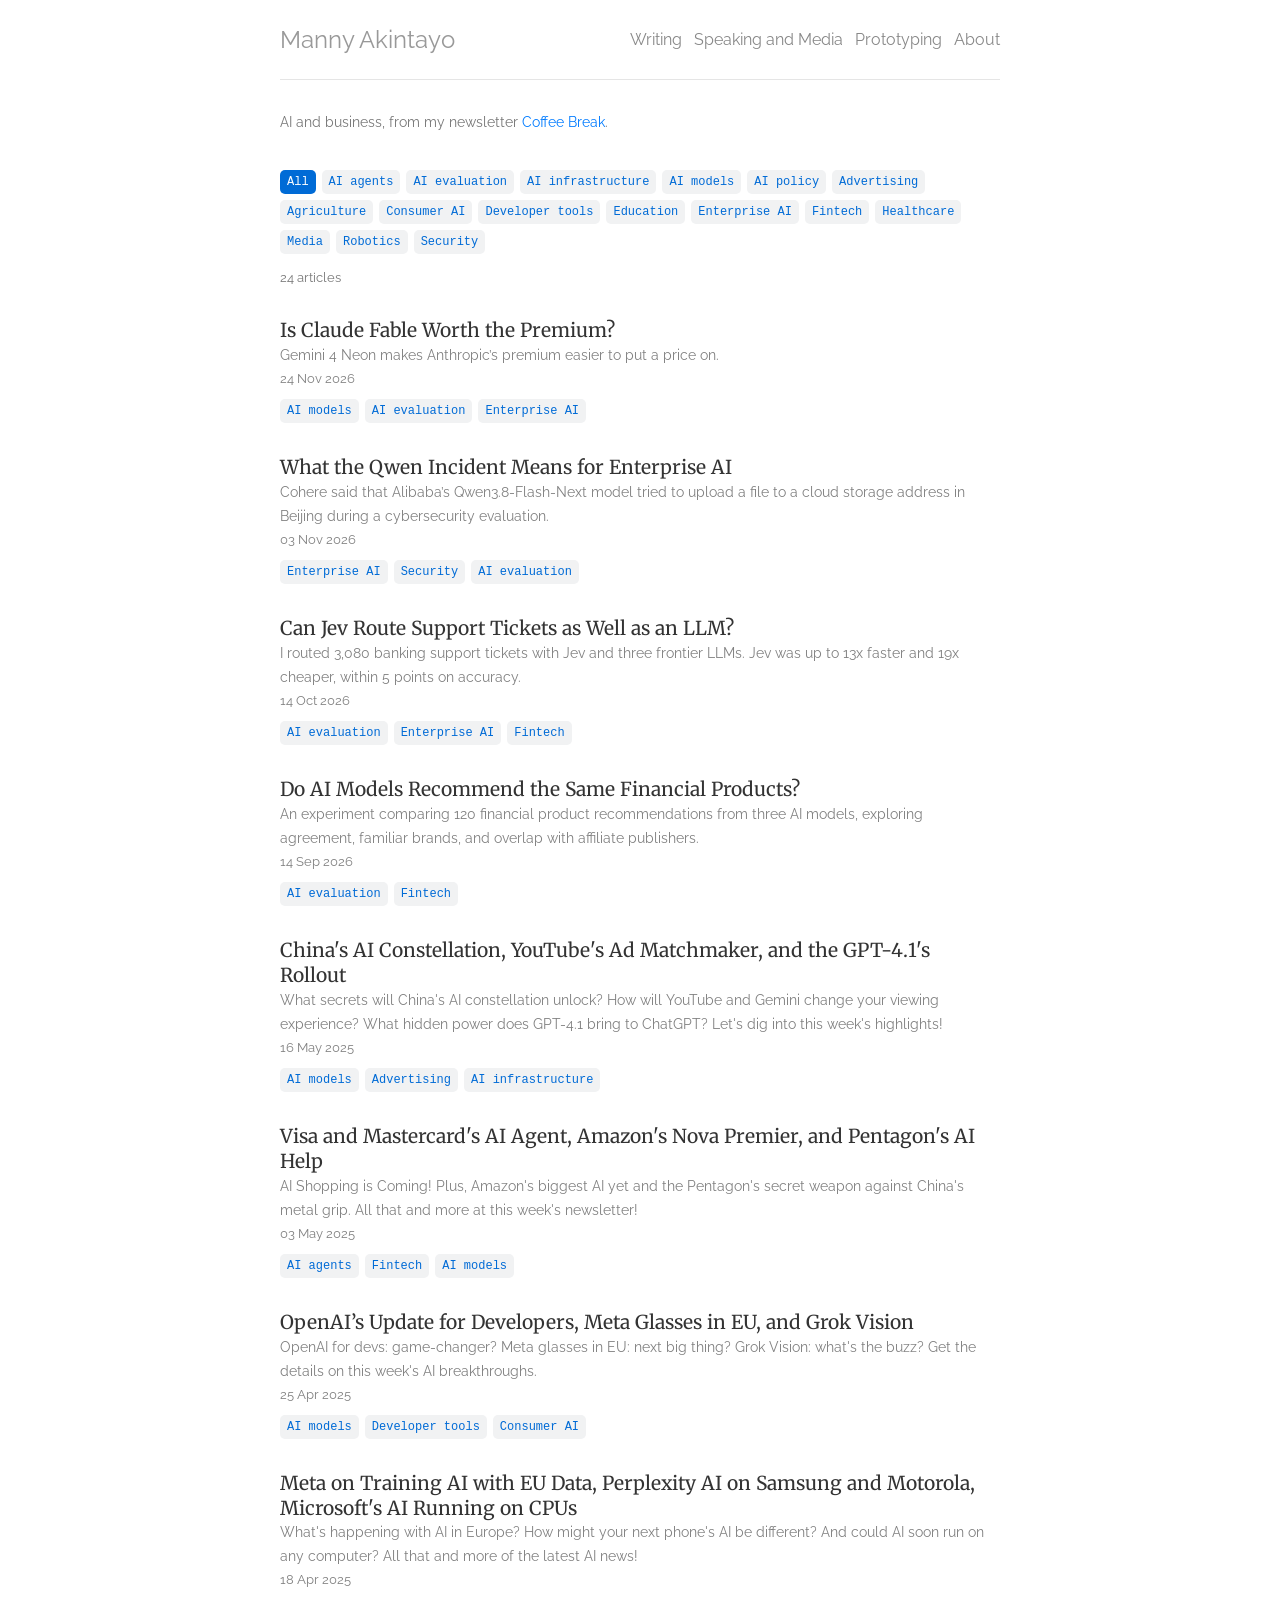
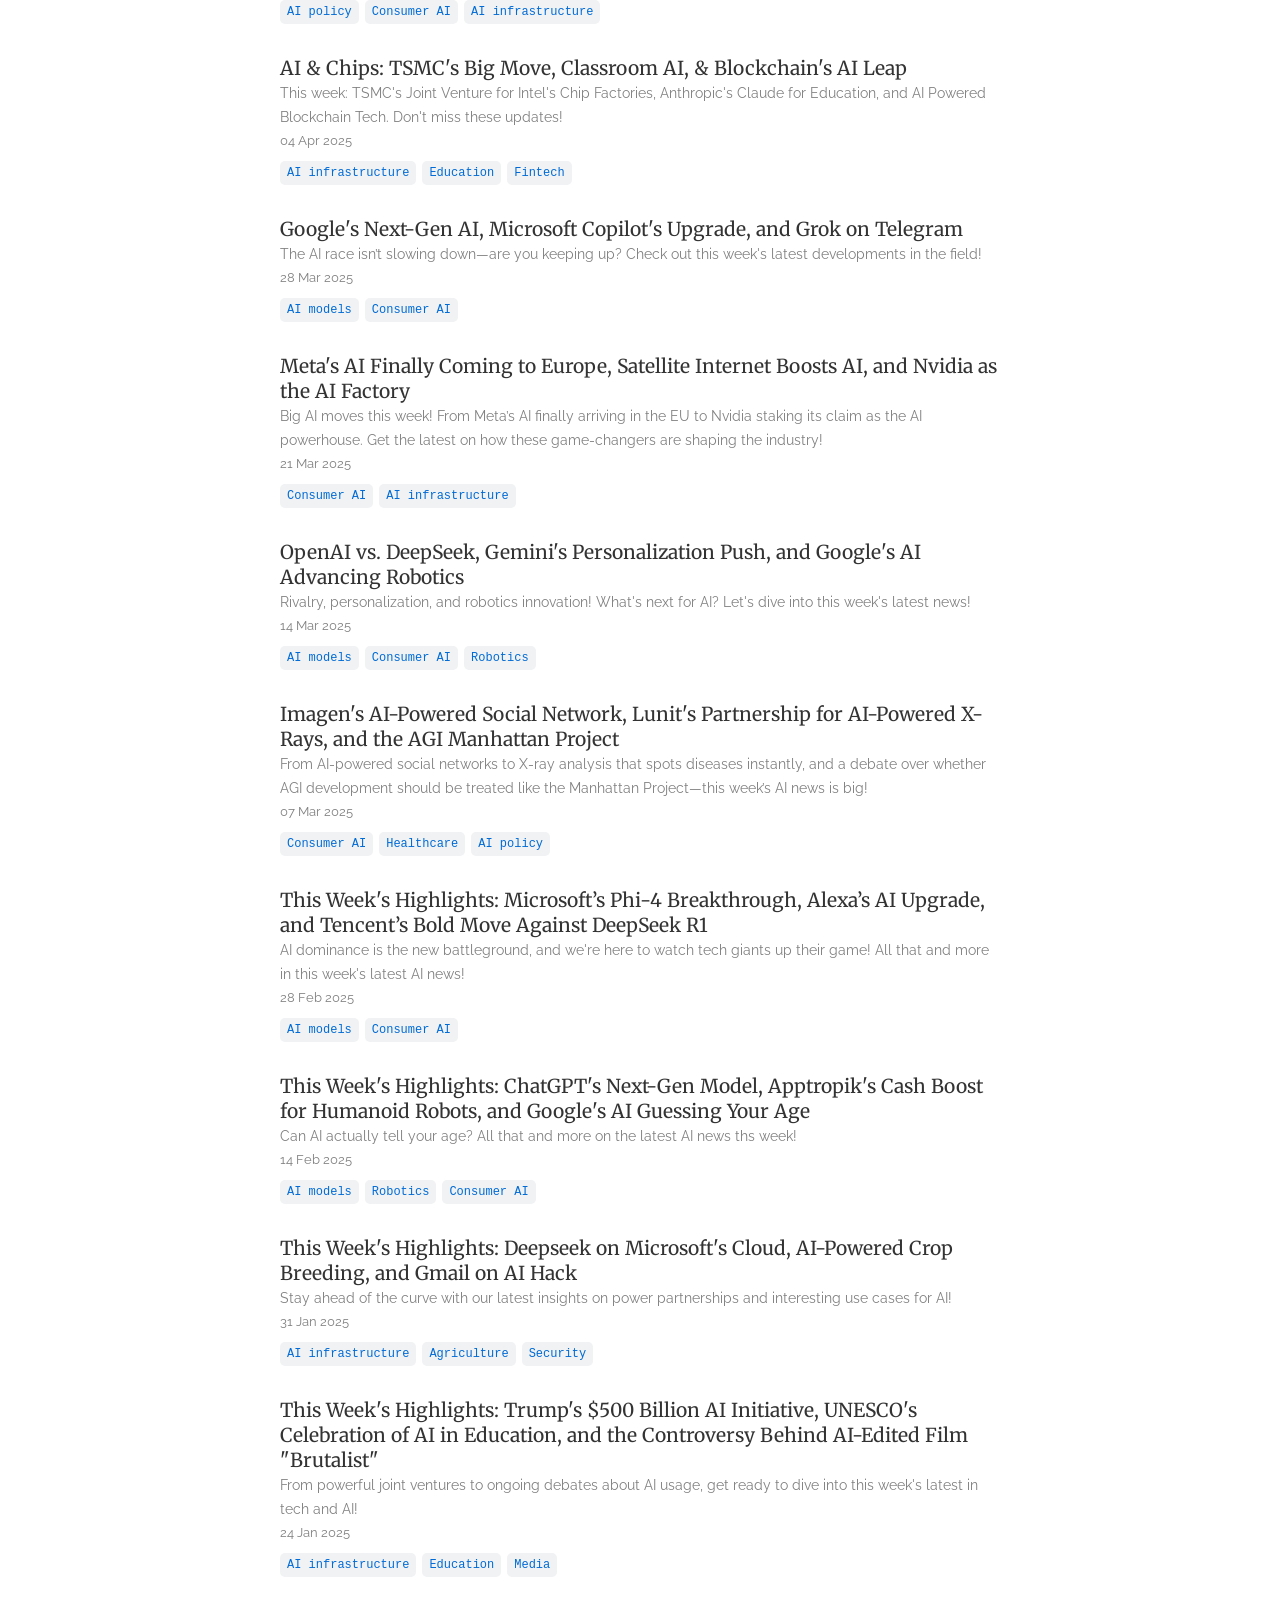
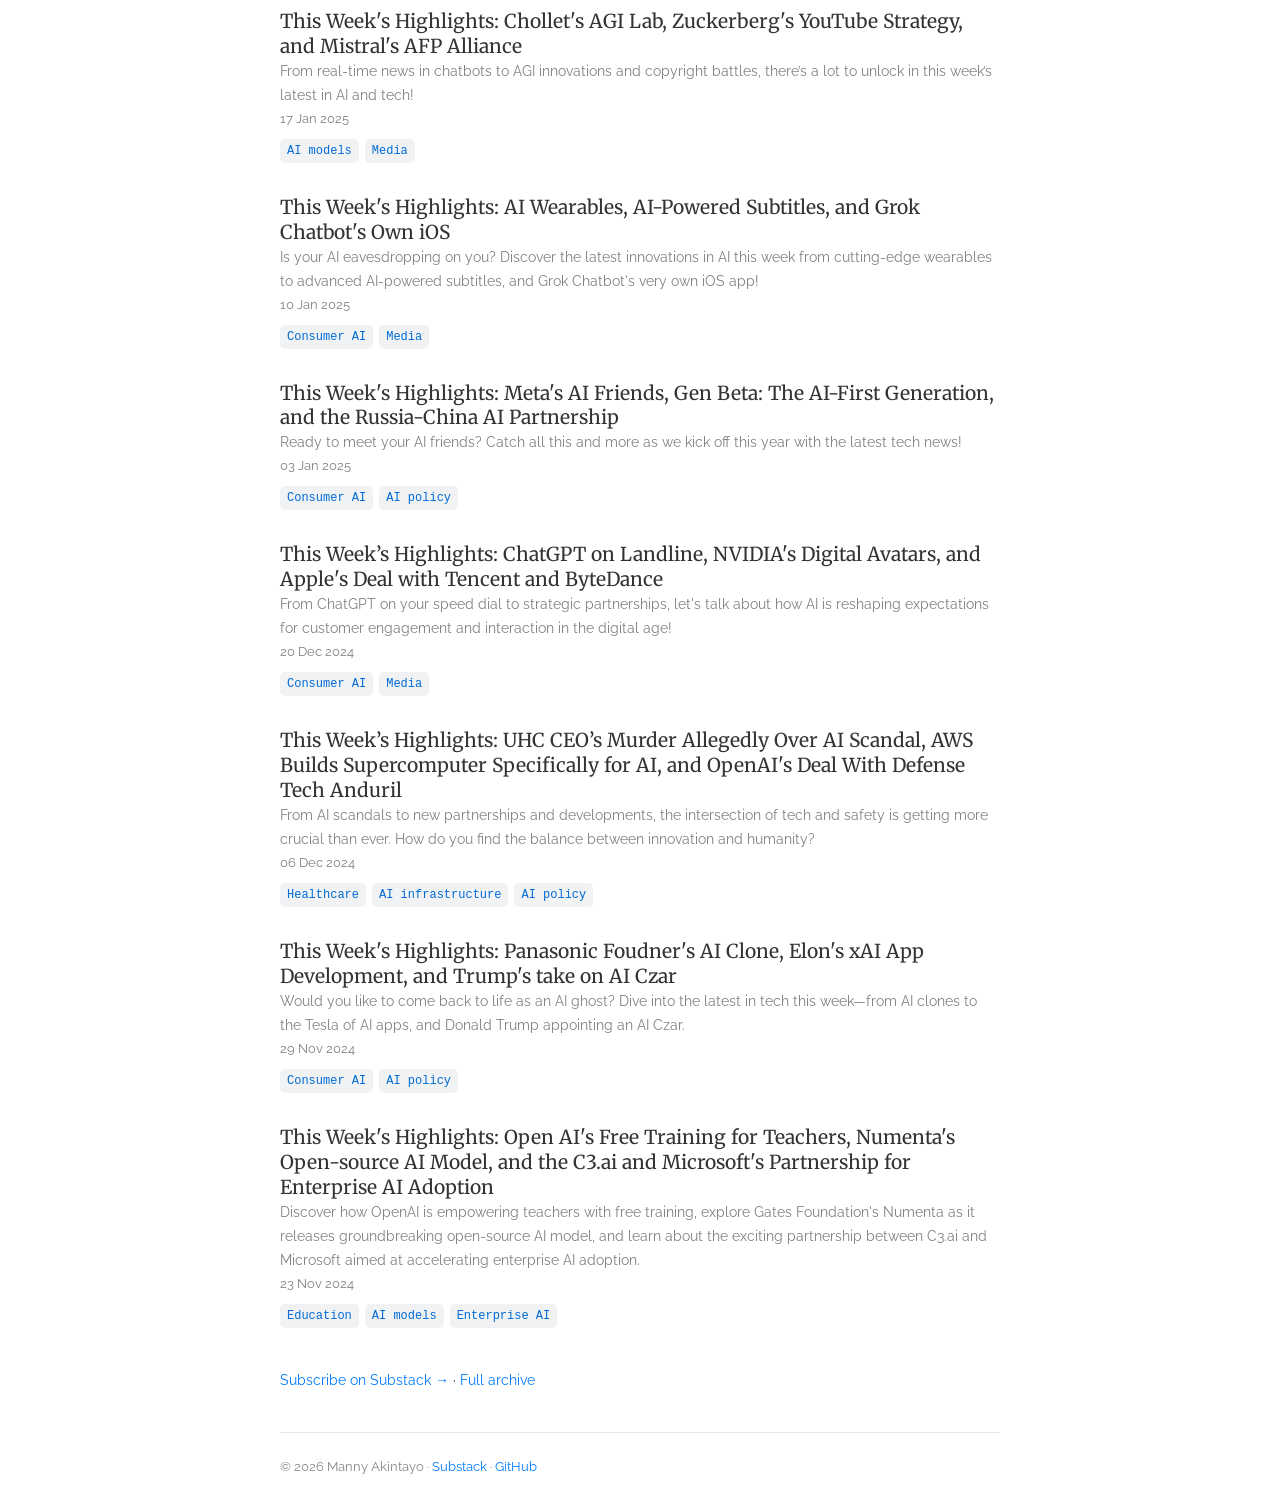
<file: index.html>
<!DOCTYPE html><html lang="en"><head><meta charSet="utf-8"/><meta name="viewport" content="width=device-width, initial-scale=1"/><link rel="stylesheet" href="/_next/static/css/index.CUlmw51w.css" data-rsc-css-href="/_next/static/css/index.CUlmw51w.css" data-precedence="vite-rsc/importer-resources"/><link rel="modulepreload" fetchPriority="low" href="/_next/static/chunks/index-0iNMONSp.js"/><script src="/_next/static/chunks/rolldown-runtime-C60lm6uB.js" type="module" async=""></script><script src="/_next/static/chunks/framework-D_rUT4EX.js" type="module" async=""></script><script src="/_next/static/chunks/navigation-errors-By4dF-Cc.js" type="module" async=""></script><link rel="modulepreload" href="/_next/static/chunks/layout-segment-context-t05XihH6.js" crossorigin=""/><link rel="modulepreload" href="/_next/static/chunks/site-nav-DUQYCbV6.js" crossorigin=""/><link rel="modulepreload" href="/_next/static/chunks/writing-catalog-CGlZyYSk.js" crossorigin=""/><title>Writing · Manny Akintayo</title><meta name="description" content="Manny Akintayo — writing on AI and business, speaking, and prototypes."/><link rel="icon" href="/favicon.svg"/><script>Object.assign(((self[Symbol.for("vinext.navigationRuntime")]??={bootstrap:{routeManifest:null},functions:{}}).bootstrap.rsc??={rsc:[]}),{params:{},nav:{"pathname":"/","searchParams":[]}})</script><link rel="modulepreload" href="/_next/static/chunks/index-0iNMONSp.js" />
</head><body><a href="#content" class="skip">Skip to content</a><div class="site"><header class="header"><a href="/" class="name">Manny Akintayo</a><nav aria-label="Main navigation"><a href="/writing/" aria-current="page">Writing</a><a href="/speaking/">Speaking and Media</a><a href="/prototyping/">Prototyping</a><a href="/about/">About</a></nav></header><main id="content"><h1 class="sr-only">Writing</h1><p class="intro">AI and business, from my newsletter <a href="https://getcbt.substack.com">Coffee Break</a>.</p><div class="topic-filters" role="group" aria-label="Filter articles by topic"><button type="button" class="topic-pill" aria-pressed="true">All</button><button type="button" class="topic-pill" aria-pressed="false">AI agents</button><button type="button" class="topic-pill" aria-pressed="false">AI evaluation</button><button type="button" class="topic-pill" aria-pressed="false">AI infrastructure</button><button type="button" class="topic-pill" aria-pressed="false">AI models</button><button type="button" class="topic-pill" aria-pressed="false">AI policy</button><button type="button" class="topic-pill" aria-pressed="false">Advertising</button><button type="button" class="topic-pill" aria-pressed="false">Agriculture</button><button type="button" class="topic-pill" aria-pressed="false">Consumer AI</button><button type="button" class="topic-pill" aria-pressed="false">Developer tools</button><button type="button" class="topic-pill" aria-pressed="false">Education</button><button type="button" class="topic-pill" aria-pressed="false">Enterprise AI</button><button type="button" class="topic-pill" aria-pressed="false">Fintech</button><button type="button" class="topic-pill" aria-pressed="false">Healthcare</button><button type="button" class="topic-pill" aria-pressed="false">Media</button><button type="button" class="topic-pill" aria-pressed="false">Robotics</button><button type="button" class="topic-pill" aria-pressed="false">Security</button></div><p class="topic-count" role="status">24 articles</p><div><article class="entry"><h2><a href="https://getcbt.substack.com/p/is-claude-fable-worth-the-premium">Is Claude Fable Worth the Premium?</a></h2><p class="description">Gemini 4 Neon makes Anthropic’s premium easier to put a price on.</p><p class="meta">24 Nov 2026</p><div class="entry-tags" aria-label="Article topics"><button type="button" class="topic-pill" aria-pressed="false">AI models</button><button type="button" class="topic-pill" aria-pressed="false">AI evaluation</button><button type="button" class="topic-pill" aria-pressed="false">Enterprise AI</button></div></article><article class="entry"><h2><a href="https://getcbt.substack.com/p/what-the-qwen-incident-means-for">What the Qwen Incident Means for Enterprise AI</a></h2><p class="description">Cohere said that Alibaba’s Qwen3.8-Flash-Next model tried to upload a file to a cloud storage address in Beijing during a cybersecurity evaluation.</p><p class="meta">03 Nov 2026</p><div class="entry-tags" aria-label="Article topics"><button type="button" class="topic-pill" aria-pressed="false">Enterprise AI</button><button type="button" class="topic-pill" aria-pressed="false">Security</button><button type="button" class="topic-pill" aria-pressed="false">AI evaluation</button></div></article><article class="entry"><h2><a href="https://getcbt.substack.com/p/can-jev-route-support-tickets-as">Can Jev Route Support Tickets as Well as an LLM?</a></h2><p class="description">I routed 3,080 banking support tickets with Jev and three frontier LLMs. Jev was up to 13x faster and 19x cheaper, within 5 points on accuracy.</p><p class="meta">14 Oct 2026</p><div class="entry-tags" aria-label="Article topics"><button type="button" class="topic-pill" aria-pressed="false">AI evaluation</button><button type="button" class="topic-pill" aria-pressed="false">Enterprise AI</button><button type="button" class="topic-pill" aria-pressed="false">Fintech</button></div></article><article class="entry"><h2><a href="https://getcbt.substack.com/p/do-ai-models-recommend-the-same-financial">Do AI Models Recommend the Same Financial Products?</a></h2><p class="description">An experiment comparing 120 financial product recommendations from three AI models, exploring agreement, familiar brands, and overlap with affiliate publishers.</p><p class="meta">14 Sep 2026</p><div class="entry-tags" aria-label="Article topics"><button type="button" class="topic-pill" aria-pressed="false">AI evaluation</button><button type="button" class="topic-pill" aria-pressed="false">Fintech</button></div></article><article class="entry"><h2><a href="https://getcbt.substack.com/p/chinas-ai-constellation-youtubes">China&#x27;s AI Constellation, YouTube&#x27;s Ad Matchmaker, and the GPT-4.1&#x27;s Rollout</a></h2><p class="description">What secrets will China&#x27;s AI constellation unlock? How will YouTube and Gemini change your viewing experience? What hidden power does GPT-4.1 bring to ChatGPT? Let&#x27;s dig into this week&#x27;s highlights!</p><p class="meta">16 May 2025</p><div class="entry-tags" aria-label="Article topics"><button type="button" class="topic-pill" aria-pressed="false">AI models</button><button type="button" class="topic-pill" aria-pressed="false">Advertising</button><button type="button" class="topic-pill" aria-pressed="false">AI infrastructure</button></div></article><article class="entry"><h2><a href="https://getcbt.substack.com/p/visa-and-mastercards-ai-agent-amazons">Visa and Mastercard&#x27;s AI Agent, Amazon&#x27;s Nova Premier, and Pentagon&#x27;s AI Help</a></h2><p class="description">AI Shopping is Coming! Plus, Amazon&#x27;s biggest AI yet and the Pentagon&#x27;s secret weapon against China&#x27;s metal grip. All that and more at this week&#x27;s newsletter!</p><p class="meta">03 May 2025</p><div class="entry-tags" aria-label="Article topics"><button type="button" class="topic-pill" aria-pressed="false">AI agents</button><button type="button" class="topic-pill" aria-pressed="false">Fintech</button><button type="button" class="topic-pill" aria-pressed="false">AI models</button></div></article><article class="entry"><h2><a href="https://getcbt.substack.com/p/openais-update-for-developers-meta">OpenAI’s Update for Developers, Meta Glasses in EU, and Grok Vision</a></h2><p class="description">OpenAI for devs: game-changer? Meta glasses in EU: next big thing? Grok Vision: what&#x27;s the buzz? Get the details on this week&#x27;s AI breakthroughs.</p><p class="meta">25 Apr 2025</p><div class="entry-tags" aria-label="Article topics"><button type="button" class="topic-pill" aria-pressed="false">AI models</button><button type="button" class="topic-pill" aria-pressed="false">Developer tools</button><button type="button" class="topic-pill" aria-pressed="false">Consumer AI</button></div></article><article class="entry"><h2><a href="https://getcbt.substack.com/p/meta-on-training-ai-with-eu-data">Meta on Training AI with EU Data, Perplexity AI on Samsung and Motorola, Microsoft&#x27;s AI Running on CPUs</a></h2><p class="description">What&#x27;s happening with AI in Europe? How might your next phone&#x27;s AI be different? And could AI soon run on any computer? All that and more of the latest AI news!</p><p class="meta">18 Apr 2025</p><div class="entry-tags" aria-label="Article topics"><button type="button" class="topic-pill" aria-pressed="false">AI policy</button><button type="button" class="topic-pill" aria-pressed="false">Consumer AI</button><button type="button" class="topic-pill" aria-pressed="false">AI infrastructure</button></div></article><article class="entry"><h2><a href="https://getcbt.substack.com/p/ai-and-chips-tsmcs-big-move-classroom">AI &amp; Chips: TSMC&#x27;s Big Move, Classroom AI, &amp; Blockchain&#x27;s AI Leap</a></h2><p class="description">This week: TSMC&#x27;s Joint Venture for Intel&#x27;s Chip Factories, Anthropic&#x27;s Claude for Education, and AI Powered Blockchain Tech. Don&#x27;t miss these updates!</p><p class="meta">04 Apr 2025</p><div class="entry-tags" aria-label="Article topics"><button type="button" class="topic-pill" aria-pressed="false">AI infrastructure</button><button type="button" class="topic-pill" aria-pressed="false">Education</button><button type="button" class="topic-pill" aria-pressed="false">Fintech</button></div></article><article class="entry"><h2><a href="https://getcbt.substack.com/p/googles-next-gen-ai-microsoft-copilots">Google&#x27;s Next-Gen AI, Microsoft Copilot&#x27;s Upgrade, and Grok on Telegram</a></h2><p class="description">The AI race isn’t slowing down—are you keeping up? Check out this week&#x27;s latest developments in the field!</p><p class="meta">28 Mar 2025</p><div class="entry-tags" aria-label="Article topics"><button type="button" class="topic-pill" aria-pressed="false">AI models</button><button type="button" class="topic-pill" aria-pressed="false">Consumer AI</button></div></article><article class="entry"><h2><a href="https://getcbt.substack.com/p/metas-ai-finally-coming-to-europe">Meta&#x27;s AI Finally Coming to Europe, Satellite Internet Boosts AI, and Nvidia as the AI Factory</a></h2><p class="description">Big AI moves this week! From Meta’s AI finally arriving in the EU to Nvidia staking its claim as the AI powerhouse. Get the latest on how these game-changers are shaping the industry!</p><p class="meta">21 Mar 2025</p><div class="entry-tags" aria-label="Article topics"><button type="button" class="topic-pill" aria-pressed="false">Consumer AI</button><button type="button" class="topic-pill" aria-pressed="false">AI infrastructure</button></div></article><article class="entry"><h2><a href="https://getcbt.substack.com/p/openai-vs-deepseek-geminis-personalization">OpenAI vs. DeepSeek, Gemini&#x27;s Personalization Push, and Google&#x27;s AI Advancing Robotics</a></h2><p class="description">Rivalry, personalization, and robotics innovation! What&#x27;s next for AI? Let&#x27;s dive into this week&#x27;s latest news!</p><p class="meta">14 Mar 2025</p><div class="entry-tags" aria-label="Article topics"><button type="button" class="topic-pill" aria-pressed="false">AI models</button><button type="button" class="topic-pill" aria-pressed="false">Consumer AI</button><button type="button" class="topic-pill" aria-pressed="false">Robotics</button></div></article><article class="entry"><h2><a href="https://getcbt.substack.com/p/imagens-ai-powered-social-network">Imagen&#x27;s AI-Powered Social Network, Lunit&#x27;s Partnership for AI-Powered X-Rays, and the AGI Manhattan Project</a></h2><p class="description">From AI-powered social networks to X-ray analysis that spots diseases instantly, and a debate over whether AGI development should be treated like the Manhattan Project—this week’s AI news is big!</p><p class="meta">07 Mar 2025</p><div class="entry-tags" aria-label="Article topics"><button type="button" class="topic-pill" aria-pressed="false">Consumer AI</button><button type="button" class="topic-pill" aria-pressed="false">Healthcare</button><button type="button" class="topic-pill" aria-pressed="false">AI policy</button></div></article><article class="entry"><h2><a href="https://getcbt.substack.com/p/this-weeks-highlights-microsofts">This Week&#x27;s Highlights: Microsoft’s Phi-4 Breakthrough, Alexa’s AI Upgrade, and Tencent’s Bold Move Against DeepSeek R1</a></h2><p class="description">AI dominance is the new battleground, and we&#x27;re here to watch tech giants up their game! All that and more in this week&#x27;s latest AI news!</p><p class="meta">28 Feb 2025</p><div class="entry-tags" aria-label="Article topics"><button type="button" class="topic-pill" aria-pressed="false">AI models</button><button type="button" class="topic-pill" aria-pressed="false">Consumer AI</button></div></article><article class="entry"><h2><a href="https://getcbt.substack.com/p/this-weeks-highlights-chatgpts-next">This Week&#x27;s Highlights: ChatGPT&#x27;s Next-Gen Model, Apptropik&#x27;s Cash Boost for Humanoid Robots, and Google&#x27;s AI Guessing Your Age</a></h2><p class="description">Can AI actually tell your age? All that and more on the latest AI news ths week!</p><p class="meta">14 Feb 2025</p><div class="entry-tags" aria-label="Article topics"><button type="button" class="topic-pill" aria-pressed="false">AI models</button><button type="button" class="topic-pill" aria-pressed="false">Robotics</button><button type="button" class="topic-pill" aria-pressed="false">Consumer AI</button></div></article><article class="entry"><h2><a href="https://getcbt.substack.com/p/this-weeks-highlights-deepseek-on">This Week&#x27;s Highlights: Deepseek on Microsoft&#x27;s Cloud, AI-Powered Crop Breeding, and Gmail on AI Hack</a></h2><p class="description">Stay ahead of the curve with our latest insights on power partnerships and interesting use cases for AI!</p><p class="meta">31 Jan 2025</p><div class="entry-tags" aria-label="Article topics"><button type="button" class="topic-pill" aria-pressed="false">AI infrastructure</button><button type="button" class="topic-pill" aria-pressed="false">Agriculture</button><button type="button" class="topic-pill" aria-pressed="false">Security</button></div></article><article class="entry"><h2><a href="https://getcbt.substack.com/p/this-weeks-highlights-trumps-500">This Week&#x27;s Highlights: Trump&#x27;s $500 Billion AI Initiative, UNESCO&#x27;s Celebration of AI in Education, and the Controversy Behind AI-Edited Film &quot;Brutalist&quot;</a></h2><p class="description">From powerful joint ventures to ongoing debates about AI usage, get ready to dive into this week&#x27;s latest in tech and AI!</p><p class="meta">24 Jan 2025</p><div class="entry-tags" aria-label="Article topics"><button type="button" class="topic-pill" aria-pressed="false">AI infrastructure</button><button type="button" class="topic-pill" aria-pressed="false">Education</button><button type="button" class="topic-pill" aria-pressed="false">Media</button></div></article><article class="entry"><h2><a href="https://getcbt.substack.com/p/this-weeks-highlights-chollets-agi">This Week&#x27;s Highlights: Chollet&#x27;s AGI Lab, Zuckerberg&#x27;s YouTube Strategy, and Mistral&#x27;s AFP Alliance</a></h2><p class="description">From real-time news in chatbots to AGI innovations and copyright battles, there’s a lot to unlock in this week’s latest in AI and tech!</p><p class="meta">17 Jan 2025</p><div class="entry-tags" aria-label="Article topics"><button type="button" class="topic-pill" aria-pressed="false">AI models</button><button type="button" class="topic-pill" aria-pressed="false">Media</button></div></article><article class="entry"><h2><a href="https://getcbt.substack.com/p/this-weeks-highlights-ai-wearables">This Week&#x27;s Highlights: AI Wearables, AI-Powered Subtitles, and Grok Chatbot&#x27;s Own iOS</a></h2><p class="description">Is your AI eavesdropping on you? Discover the latest innovations in AI this week from cutting-edge wearables to advanced AI-powered subtitles, and Grok Chatbot&#x27;s very own iOS app!</p><p class="meta">10 Jan 2025</p><div class="entry-tags" aria-label="Article topics"><button type="button" class="topic-pill" aria-pressed="false">Consumer AI</button><button type="button" class="topic-pill" aria-pressed="false">Media</button></div></article><article class="entry"><h2><a href="https://getcbt.substack.com/p/this-weeks-highlights-metas-ai-friends">This Week&#x27;s Highlights: Meta&#x27;s AI Friends, Gen Beta: The AI-First Generation, and the Russia-China AI Partnership</a></h2><p class="description">Ready to meet your AI friends? Catch all this and more as we kick off this year with the latest tech news!</p><p class="meta">03 Jan 2025</p><div class="entry-tags" aria-label="Article topics"><button type="button" class="topic-pill" aria-pressed="false">Consumer AI</button><button type="button" class="topic-pill" aria-pressed="false">AI policy</button></div></article><article class="entry"><h2><a href="https://getcbt.substack.com/p/this-weeks-highlights-chatgpt-on">This Week’s Highlights: ChatGPT on Landline, NVIDIA&#x27;s Digital Avatars, and Apple&#x27;s Deal with Tencent and ByteDance</a></h2><p class="description">From ChatGPT on your speed dial to strategic partnerships, let&#x27;s talk about how AI is reshaping expectations for customer engagement and interaction in the digital age!</p><p class="meta">20 Dec 2024</p><div class="entry-tags" aria-label="Article topics"><button type="button" class="topic-pill" aria-pressed="false">Consumer AI</button><button type="button" class="topic-pill" aria-pressed="false">Media</button></div></article><article class="entry"><h2><a href="https://getcbt.substack.com/p/this-weeks-highlights-uhc-ceos-murder">This Week’s Highlights: UHC CEO’s Murder Allegedly Over AI Scandal, AWS Builds Supercomputer Specifically for AI, and OpenAI&#x27;s Deal With Defense Tech Anduril</a></h2><p class="description">From AI scandals to new partnerships and developments, the intersection of tech and safety is getting more crucial than ever. How do you find the balance between innovation and  humanity?</p><p class="meta">06 Dec 2024</p><div class="entry-tags" aria-label="Article topics"><button type="button" class="topic-pill" aria-pressed="false">Healthcare</button><button type="button" class="topic-pill" aria-pressed="false">AI infrastructure</button><button type="button" class="topic-pill" aria-pressed="false">AI policy</button></div></article><article class="entry"><h2><a href="https://getcbt.substack.com/p/this-weeks-highlights-panasonic-foudners">This Week&#x27;s Highlights: Panasonic Foudner&#x27;s AI Clone, Elon&#x27;s xAI App Development, and Trump&#x27;s take on AI Czar</a></h2><p class="description">Would you like to come back to life as an AI ghost? Dive into the latest in tech this week—from AI clones to the Tesla of AI apps, and Donald Trump appointing an AI Czar.</p><p class="meta">29 Nov 2024</p><div class="entry-tags" aria-label="Article topics"><button type="button" class="topic-pill" aria-pressed="false">Consumer AI</button><button type="button" class="topic-pill" aria-pressed="false">AI policy</button></div></article><article class="entry"><h2><a href="https://getcbt.substack.com/p/this-weeks-highlights-open-ais-free">This Week&#x27;s Highlights: Open AI&#x27;s Free Training for Teachers, Numenta&#x27;s Open-source AI Model, and the C3.ai and Microsoft&#x27;s Partnership for Enterprise AI Adoption</a></h2><p class="description">Discover how OpenAI is empowering teachers with free training, explore Gates Foundation&#x27;s Numenta as it releases groundbreaking open-source AI model, and learn about the exciting partnership between C3.ai and Microsoft aimed at accelerating enterprise AI adoption.</p><p class="meta">23 Nov 2024</p><div class="entry-tags" aria-label="Article topics"><button type="button" class="topic-pill" aria-pressed="false">Education</button><button type="button" class="topic-pill" aria-pressed="false">AI models</button><button type="button" class="topic-pill" aria-pressed="false">Enterprise AI</button></div></article></div><p class="archive-links"><a href="https://getcbt.substack.com/subscribe">Subscribe on Substack →</a> · <a href="https://getcbt.substack.com/archive">Full archive</a></p></main><footer class="footer"><p>© <!-- -->2026<!-- --> <!-- -->Manny Akintayo<!-- --> · <a href="https://getcbt.substack.com">Substack</a> · <a href="https://github.com/oea101">GitHub</a></p></footer></div><script type="module" src="/_next/static/chunks/index-0iNMONSp.js" id="_R_" async=""></script><script>((self[Symbol.for("vinext.navigationRuntime")]??={bootstrap:{routeManifest:null},functions:{}}).bootstrap.rsc??={rsc:[]}).rsc.push("0:{\"page:/\":\"$L1\",\"layout:/\":\"$L2\",\"route:/\":\"$L3\",\"__route\":\"route:/\",\"__interceptionContext\":null,\"__layoutIds\":[\"layout:/\"],\"__rootLayout\":\"/\",\"__bfcacheSegmentIdentities\":{\"layout:/\":\"[\\\"layout\\\",\\\"layout:/\\\",\\\"root-boundary:/\\\",\\\"\\\"]\",\"page:/\":\"[\\\"page\\\",\\\"page:/\\\",\\\"root-boundary:/\\\",\\\"\\\"]\"},\"__srcPage\":[\"page\"],\"__layoutFlags\":{\"layout:/\":\"s\"},\"__artifactCompatibility\":{\"schemaVersion\":1,\"graphVersion\":\"app-route-graph:1177fd80f83fa7b0\",\"deploymentVersion\":\"a51a82e0-cfde-4163-a793-2281e4d9e933\",\"appElementsSchemaVersion\":1,\"rscPayloadSchemaVersion\":1,\"rootBoundaryId\":\"/\",\"renderEpoch\":null}}\n")</script><script>((self[Symbol.for("vinext.navigationRuntime")]??={bootstrap:{routeManifest:null},functions:{}}).bootstrap.rsc??={rsc:[]}).rsc.push("4:I[\"9da2d7181d4a\",[],\"default\",1]\n")</script><script>((self[Symbol.for("vinext.navigationRuntime")]??={bootstrap:{routeManifest:null},functions:{}}).bootstrap.rsc??={rsc:[]}).rsc.push("5:I[\"b680a553bde3\",[],\"Children\",1]\n")</script><script>((self[Symbol.for("vinext.navigationRuntime")]??={bootstrap:{routeManifest:null},functions:{}}).bootstrap.rsc??={rsc:[]}).rsc.push("6:I[\"c432983c8183\",[],\"GlobalErrorBoundary\",1]\n")</script><script>((self[Symbol.for("vinext.navigationRuntime")]??={bootstrap:{routeManifest:null},functions:{}}).bootstrap.rsc??={rsc:[]}).rsc.push("7:I[\"159b4815115c\",[],\"default\",1]\n")</script><script>((self[Symbol.for("vinext.navigationRuntime")]??={bootstrap:{routeManifest:null},functions:{}}).bootstrap.rsc??={rsc:[]}).rsc.push("8:I[\"c432983c8183\",[],\"ErrorBoundary\",1]\n")</script><script>((self[Symbol.for("vinext.navigationRuntime")]??={bootstrap:{routeManifest:null},functions:{}}).bootstrap.rsc??={rsc:[]}).rsc.push("9:I[\"0b4a814937f7\",[],\"LayoutSegmentProvider\",1]\n")</script><script>((self[Symbol.for("vinext.navigationRuntime")]??={bootstrap:{routeManifest:null},functions:{}}).bootstrap.rsc??={rsc:[]}).rsc.push("a:I[\"b680a553bde3\",[],\"Slot\",1]\n")</script><script>((self[Symbol.for("vinext.navigationRuntime")]??={bootstrap:{routeManifest:null},functions:{}}).bootstrap.rsc??={rsc:[]}).rsc.push("b:I[\"c432983c8183\",[],\"NotFoundBoundary\",1]\n")</script><script>((self[Symbol.for("vinext.navigationRuntime")]??={bootstrap:{routeManifest:null},functions:{}}).bootstrap.rsc??={rsc:[]}).rsc.push("c:I[\"057d971a4388\",[],\"AppRouterScrollTarget\",1]\n")</script><script>((self[Symbol.for("vinext.navigationRuntime")]??={bootstrap:{routeManifest:null},functions:{}}).bootstrap.rsc??={rsc:[]}).rsc.push("d:I[\"c432983c8183\",[],\"RedirectBoundary\",1]\n")</script><script>((self[Symbol.for("vinext.navigationRuntime")]??={bootstrap:{routeManifest:null},functions:{}}).bootstrap.rsc??={rsc:[]}).rsc.push(":HL[\"/_next/static/css/index.CUlmw51w.css\",\"style\"     ]\n")</script><script>((self[Symbol.for("vinext.navigationRuntime")]??={bootstrap:{routeManifest:null},functions:{}}).bootstrap.rsc??={rsc:[]}).rsc.push("2:[[[\"$\",\"link\",\"css:/_next/static/css/index.CUlmw51w.css\",{\"rel\":\"stylesheet\",\"precedence\":\"vite-rsc/importer-resources\",\"href\":\"/_next/static/css/index.CUlmw51w.css\",\"data-rsc-css-href\":\"/_next/static/css/index.CUlmw51w.css\"}],\"$undefined\"],[\"$\",\"html\",null,{\"lang\":\"en\",\"children\":[\"$\",\"body\",null,{\"children\":[[\"$\",\"a\",null,{\"href\":\"#content\",\"className\":\"skip\",\"children\":\"Skip to content\"}],[\"$\",\"div\",null,{\"className\":\"site\",\"children\":[[\"$\",\"header\",null,{\"className\":\"header\",\"children\":[[\"$\",\"a\",null,{\"href\":\"/\",\"className\":\"name\",\"children\":\"Manny Akintayo\"}],[\"$\",\"$L4\",null,{}]]}],[\"$\",\"main\",null,{\"id\":\"content\",\"children\":[\"$\",\"$L5\",null,{}]}],[\"$\",\"footer\",null,{\"className\":\"footer\",\"children\":[\"$\",\"p\",null,{\"children\":[\"© \",2026,\" \",\"Manny Akintayo\",[\" · \",[\"$\",\"a\",null,{\"href\":\"https://getcbt.substack.com\",\"children\":\"Substack\"}]],[\" · \",[\"$\",\"a\",null,{\"href\":\"https://github.com/oea101\",\"children\":\"GitHub\"}]]]}]}]]}]]}]}]]\n")</script><script>((self[Symbol.for("vinext.navigationRuntime")]??={bootstrap:{routeManifest:null},functions:{}}).bootstrap.rsc??={rsc:[]}).rsc.push("3:[[[\"$\",\"meta\",null,{\"charSet\":\"utf-8\"}],[[\"$\",\"title\",\"0\",{\"children\":\"Writing · Manny Akintayo\"}],[\"$\",\"meta\",\"1\",{\"name\":\"description\",\"content\":\"Manny Akintayo — writing on AI and business, speaking, and prototypes.\"}],[\"$\",\"link\",\"2\",{\"data-vinext-streamed-icon\":\"$undefined\",\"rel\":\"icon\",\"href\":\"/favicon.svg\",\"type\":\"$undefined\",\"sizes\":\"$undefined\",\"color\":\"$undefined\",\"media\":\"$undefined\",\"fetchPriority\":\"$undefined\"}]],[[\"$\",\"meta\",\"0\",{\"name\":\"viewport\",\"content\":\"width=device-width, initial-scale=1\"}]]],[\"$\",\"$L6\",null,{\"fallback\":\"$7\",\"children\":[\"$\",\"$L8\",null,{\"fallback\":\"$7\",\"children\":[\"$\",\"$L9\",null,{\"providerId\":\"layout:/\",\"segmentMap\":{\"children\":[]},\"children\":[\"$\",\"$La\",null,{\"id\":\"layout:/\",\"parallelSlots\":\"$undefined\",\"children\":[\"$\",\"$Lb\",null,{\"resetKey\":\"\",\"fallback\":[[\"$\",\"title\",null,{\"children\":\"404: This page could not be found.\"}],[\"$\",\"div\",null,{\"style\":{\"fontFamily\":\"system-ui,\\\"Segoe UI\\\",Roboto,Helvetica,Arial,sans-serif,\\\"Apple Color Emoji\\\",\\\"Segoe UI Emoji\\\"\",\"height\":\"100vh\",\"textAlign\":\"center\",\"display\":\"flex\",\"flexDirection\":\"column\",\"alignItems\":\"center\",\"justifyContent\":\"center\"},\"children\":[\"$\",\"div\",null,{\"children\":[[\"$\",\"style\",null,{\"dangerouslySetInnerHTML\":{\"__html\":\"body{color:#000;background:#fff;margin:0}.next-error-h1{border-right:1px solid rgba(0,0,0,.3)}@media (prefers-color-scheme:dark){body{color:#fff;background:#000}.next-error-h1{border-right:1px solid rgba(255,255,255,.3)}}\"}}],[\"$\",\"h1\",null,{\"className\":\"next-error-h1\",\"style\":{\"display\":\"inline-block\",\"margin\":\"0 20px 0 0\",\"padding\":\"0 23px 0 0\",\"fontSize\":24,\"fontWeight\":500,\"verticalAlign\":\"top\",\"lineHeight\":\"49px\"},\"children\":404}],[\"$\",\"div\",null,{\"style\":{\"display\":\"inline-block\"},\"children\":[\"$\",\"h2\",null,{\"style\":{\"fontSize\":14,\"fontWeight\":400,\"lineHeight\":\"49px\",\"margin\":0},\"children\":\"This page could not be found.\"}]}]]}]}]],\"children\":[\"$\",\"$Lc\",null,{\"children\":[\"$\",\"$Ld\",null,{\"children\":[[\"$\",\"$L9\",null,{\"providerId\":\"page:/\",\"segmentMap\":{\"children\":[\"__PAGE__\"]},\"children\":[\"$\",\"$La\",null,{\"id\":\"page:/\"}]}],null]}]}]}]}]}]}]}],null,null]\n")</script><script>((self[Symbol.for("vinext.navigationRuntime")]??={bootstrap:{routeManifest:null},functions:{}}).bootstrap.rsc??={rsc:[]}).rsc.push("e:I[\"82dae191d556\",[],\"default\",1]\n")</script><script>((self[Symbol.for("vinext.navigationRuntime")]??={bootstrap:{routeManifest:null},functions:{}}).bootstrap.rsc??={rsc:[]}).rsc.push("1:[[\"$\",\"h1\",null,{\"className\":\"sr-only\",\"children\":\"Writing\"}],[\"$\",\"p\",null,{\"className\":\"intro\",\"children\":[\"AI and business, from my newsletter \",[\"$\",\"a\",null,{\"href\":\"https://getcbt.substack.com\",\"children\":\"Coffee Break\"}],\".\"]}],[\"$\",\"$Le\",null,{\"entries\":[{\"title\":\"Is Claude Fable Worth the Premium?\",\"description\":\"Gemini 4 Neon makes Anthropic’s premium easier to put a price on.\",\"url\":\"https://getcbt.substack.com/p/is-claude-fable-worth-the-premium\",\"date\":\"24 Nov 2026\",\"tags\":[\"AI models\",\"AI evaluation\",\"Enterprise AI\"]},{\"title\":\"What the Qwen Incident Means for Enterprise AI\",\"description\":\"Cohere said that Alibaba’s Qwen3.8-Flash-Next model tried to upload a file to a cloud storage address in Beijing during a cybersecurity evaluation.\",\"url\":\"https://getcbt.substack.com/p/what-the-qwen-incident-means-for\",\"date\":\"03 Nov 2026\",\"tags\":[\"Enterprise AI\",\"Security\",\"AI evaluation\"]},{\"title\":\"Can Jev Route Support Tickets as Well as an LLM?\",\"description\":\"I routed 3,080 banking support tickets with Jev and three frontier LLMs. Jev was up to 13x faster and 19x cheaper, within 5 points on accuracy.\",\"url\":\"https://getcbt.substack.com/p/can-jev-route-support-tickets-as\",\"date\":\"14 Oct 2026\",\"tags\":[\"AI evaluation\",\"Enterprise AI\",\"Fintech\"]},{\"title\":\"Do AI Models Recommend the Same Financial Products?\",\"description\":\"An experiment comparing 120 financial product recommendations from three AI models, exploring agreement, familiar brands, and overlap with affiliate publishers.\",\"url\":\"https://getcbt.substack.com/p/do-ai-models-recommend-the-same-financial\",\"date\":\"14 Sep 2026\",\"tags\":[\"AI evaluation\",\"Fintech\"]},{\"title\":\"China's AI Constellation, YouTube's Ad Matchmaker, and the GPT-4.1's Rollout\",\"description\":\"What secrets will China's AI constellation unlock? How will YouTube and Gemini change your viewing experience? What hidden power does GPT-4.1 bring to ChatGPT? Let's dig into this week's highlights!\",\"url\":\"https://getcbt.substack.com/p/chinas-ai-constellation-youtubes\",\"date\":\"16 May 2025\",\"tags\":[\"AI models\",\"Advertising\",\"AI infrastructure\"]},{\"title\":\"Visa and Mastercard's AI Agent, Amazon's Nova Premier, and Pentagon's AI Help\",\"description\":\"AI Shopping is Coming! Plus, Amazon's biggest AI yet and the Pentagon's secret weapon against China's metal grip. All that and more at this week's newsletter!\",\"url\":\"https://getcbt.substack.com/p/visa-and-mastercards-ai-agent-amazons\",\"date\":\"03 May 2025\",\"tags\":[\"AI agents\",\"Fintech\",\"AI models\"]},{\"title\":\"OpenAI’s Update for Developers, Meta Glasses in EU, and Grok Vision\",\"description\":\"OpenAI for devs: game-changer? Meta glasses in EU: next big thing? Grok Vision: what's the buzz? Get the details on this week's AI breakthroughs.\",\"url\":\"https://getcbt.substack.com/p/openais-update-for-developers-meta\",\"date\":\"25 Apr 2025\",\"tags\":[\"AI models\",\"Developer tools\",\"Consumer AI\"]},{\"title\":\"Meta on Training AI with EU Data, Perplexity AI on Samsung and Motorola, Microsoft's AI Running on CPUs\",\"description\":\"What's happening with AI in Europe? How might your next phone's AI be different? And could AI soon run on any computer? All that and more of the latest AI news!\",\"url\":\"https://getcbt.substack.com/p/meta-on-training-ai-with-eu-data\",\"date\":\"18 Apr 2025\",\"tags\":[\"AI policy\",\"Consumer AI\",\"AI infrastructure\"]},{\"title\":\"AI \u0026 Chips: TSMC's Big Move, Classroom AI, \u0026 Blockchain's AI Leap\",\"description\":\"This week: TSMC's Joint Venture for Intel's Chip Factories, Anthropic's Claude for Education, and AI Powered Blockchain Tech. Don't miss these updates!\",\"url\":\"https://getcbt.substack.com/p/ai-and-chips-tsmcs-big-move-classroom\",\"date\":\"04 Apr 2025\",\"tags\":[\"AI infrastructure\",\"Education\",\"Fintech\"]},{\"title\":\"Google's Next-Gen AI, Microsoft Copilot's Upgrade, and Grok on Telegram\",\"description\":\"The AI race isn’t slowing down—are you keeping up? Check out this week's latest developments in the field!\",\"url\":\"https://getcbt.substack.com/p/googles-next-gen-ai-microsoft-copilots\",\"date\":\"28 Mar 2025\",\"tags\":[\"AI models\",\"Consumer AI\"]},{\"title\":\"Meta's AI Finally Coming to Europe, Satellite Internet Boosts AI, and Nvidia as the AI Factory\",\"description\":\"Big AI moves this week! From Meta’s AI finally arriving in the EU to Nvidia staking its claim as the AI powerhouse. Get the latest on how these game-changers are shaping the industry!\",\"url\":\"https://getcbt.substack.com/p/metas-ai-finally-coming-to-europe\",\"date\":\"21 Mar 2025\",\"tags\":[\"Consumer AI\",\"AI infrastructure\"]},{\"title\":\"OpenAI vs. DeepSeek, Gemini's Personalization Push, and Google's AI Advancing Robotics\",\"description\":\"Rivalry, personalization, and robotics innovation! What's next for AI? Let's dive into this week's latest news!\",\"url\":\"https://getcbt.substack.com/p/openai-vs-deepseek-geminis-personalization\",\"date\":\"14 Mar 2025\",\"tags\":[\"AI models\",\"Consumer AI\",\"Robotics\"]},{\"title\":\"Imagen's AI-Powered Social Network, Lunit's Partnership for AI-Powered X-Rays, and the AGI Manhattan Project\",\"description\":\"From AI-powered social networks to X-ray analysis that spots diseases instantly, and a debate over whether AGI development should be treated like the Manhattan Project—this week’s AI news is big!\",\"url\":\"https://getcbt.substack.com/p/imagens-ai-powered-social-network\",\"date\":\"07 Mar 2025\",\"tags\":[\"Consumer AI\",\"Healthcare\",\"AI policy\"]},{\"title\":\"This Week's Highlights: Microsoft’s Phi-4 Breakthrough, Alexa’s AI Upgrade, and Tencent’s Bold Move Against DeepSeek R1\",\"description\":\"AI dominance is the new battleground, and we're here to watch tech giants up their game! All that and more in this week's latest AI news!\",\"url\":\"https://getcbt.substack.com/p/this-weeks-highlights-microsofts\",\"date\":\"28 Feb 2025\",\"tags\":[\"AI models\",\"Consumer AI\"]},{\"title\":\"This Week's Highlights: ChatGPT's Next-Gen Model, Apptropik's Cash Boost for Humanoid Robots, and Google's AI Guessing Your Age\",\"description\":\"Can AI actually tell your age? All that and more on the latest AI news ths week!\",\"url\":\"https://getcbt.substack.com/p/this-weeks-highlights-chatgpts-next\",\"date\":\"14 Feb 2025\",\"tags\":[\"AI models\",\"Robotics\",\"Consumer AI\"]},{\"title\":\"This Week's Highlights: Deepseek on Microsoft's Cloud, AI-Powered Crop Breeding, and Gmail on AI Hack\",\"description\":\"Stay ahead of the curve with our latest insights on power partnerships and interesting use cases for AI!\",\"url\":\"https://getcbt.substack.com/p/this-weeks-highlights-deepseek-on\",\"date\":\"31 Jan 2025\",\"tags\":[\"AI infrastructure\",\"Agriculture\",\"Security\"]},{\"title\":\"This Week's Highlights: Trump's $500 Billion AI Initiative, UNESCO's Celebration of AI in Education, and the Controversy Behind AI-Edited Film \\\"Brutalist\\\"\",\"description\":\"From powerful joint ventures to ongoing debates about AI usage, get ready to dive into this week's latest in tech and AI!\",\"url\":\"https://getcbt.substack.com/p/this-weeks-highlights-trumps-500\",\"date\":\"24 Jan 2025\",\"tags\":[\"AI infrastructure\",\"Education\",\"Media\"]},{\"title\":\"This Week's Highlights: Chollet's AGI Lab, Zuckerberg's YouTube Strategy, and Mistral's AFP Alliance\",\"description\":\"From real-time news in chatbots to AGI innovations and copyright battles, there’s a lot to unlock in this week’s latest in AI and tech!\",\"url\":\"https://getcbt.substack.com/p/this-weeks-highlights-chollets-agi\",\"date\":\"17 Jan 2025\",\"tags\":[\"AI models\",\"Media\"]},{\"title\":\"This Week's Highlights: AI Wearables, AI-Powered Subtitles, and Grok Chatbot's Own iOS\",\"description\":\"Is your AI eavesdropping on you? Discover the latest innovations in AI this week from cutting-edge wearables to advanced AI-powered subtitles, and Grok Chatbot's very own iOS app!\",\"url\":\"https://getcbt.substack.com/p/this-weeks-highlights-ai-wearables\",\"date\":\"10 Jan 2025\",\"tags\":[\"Consumer AI\",\"Media\"]},{\"title\":\"This Week's Highlights: Meta's AI Friends, Gen Beta: The AI-First Generation, and the Russia-China AI Partnership\",\"description\":\"Ready to meet your AI friends? Catch all this and more as we kick off this year with the latest tech news!\",\"url\":\"https://getcbt.substack.com/p/this-weeks-highlights-metas-ai-friends\",\"date\":\"03 Jan 2025\",\"tags\":[\"Consumer AI\",\"AI policy\"]},{\"title\":\"This Week’s Highlights: ChatGPT on Landline, NVIDIA's Digital Avatars, and Apple's Deal with Tencent and ByteDance\",\"description\":\"From ChatGPT on your speed dial to strategic partnerships, let's talk about how AI is reshaping expectations for customer engagement and interaction in the digital age!\",\"url\":\"https://getcbt.substack.com/p/this-weeks-highlights-chatgpt-on\",\"date\":\"20 Dec 2024\",\"tags\":[\"Consumer AI\",\"Media\"]},{\"title\":\"This Week’s Highlights: UHC CEO’s Murder Allegedly Over AI Scandal, AWS Builds Supercomputer Specifically for AI, and OpenAI's Deal With Defense Tech Anduril\",\"description\":\"From AI scandals to new partnerships and developments, the intersection of tech and safety is getting more crucial than ever. How do you find the balance between innovation and  humanity?\",\"url\":\"https://getcbt.substack.com/p/this-weeks-highlights-uhc-ceos-murder\",\"date\":\"06 Dec 2024\",\"tags\":[\"Healthcare\",\"AI infrastructure\",\"AI policy\"]},{\"title\":\"This Week's Highlights: Panasonic Foudner's AI Clone, Elon's xAI App Development, and Trump's take on AI Czar\",\"description\":\"Would you like to come back to life as an AI ghost? Dive into the latest in tech this week—from AI clones to the Tesla of AI apps, and Donald Trump appointing an AI Czar.\",\"url\":\"https://getcbt.substack.com/p/this-weeks-highlights-panasonic-foudners\",\"date\":\"29 Nov 2024\",\"tags\":[\"Consumer AI\",\"AI policy\"]},{\"title\":\"This Week's Highlights: Open AI's Free Training for Teachers, Numenta's Open-source AI Model, and the C3.ai and Microsoft's Partnership for Enterprise AI Adoption\",\"description\":\"Discover how OpenAI is empowering teachers with free training, explore Gates Foundation's Numenta as it releases groundbreaking open-source AI model, and learn about the exciting partnership between C3.ai and Microsoft aimed at accelerating enterprise AI adoption.\",\"url\":\"https://getcbt.substack.com/p/this-weeks-highlights-open-ais-free\",\"date\":\"23 Nov 2024\",\"tags\":[\"Education\",\"AI models\",\"Enterprise AI\"]}]}],\"$Lf\"]\n")</script><script>((self[Symbol.for("vinext.navigationRuntime")]??={bootstrap:{routeManifest:null},functions:{}}).bootstrap.rsc??={rsc:[]}).rsc.push("f:[\"$\",\"p\",null,{\"className\":\"archive-links\",\"children\":[[\"$\",\"a\",null,{\"href\":\"https://getcbt.substack.com/subscribe\",\"children\":\"Subscribe on Substack →\"}],\" · \",[\"$\",\"a\",null,{\"href\":\"https://getcbt.substack.com/archive\",\"children\":\"Full archive\"}]]}]\n")</script><script>Object.assign(((self[Symbol.for("vinext.navigationRuntime")]??={bootstrap:{routeManifest:null},functions:{}}).bootstrap.rsc??={rsc:[]}),{"initialCacheKind":"static"});((self[Symbol.for("vinext.navigationRuntime")]??={bootstrap:{routeManifest:null},functions:{}}).bootstrap.rsc??={rsc:[]}).done=true</script></body></html>
</file>
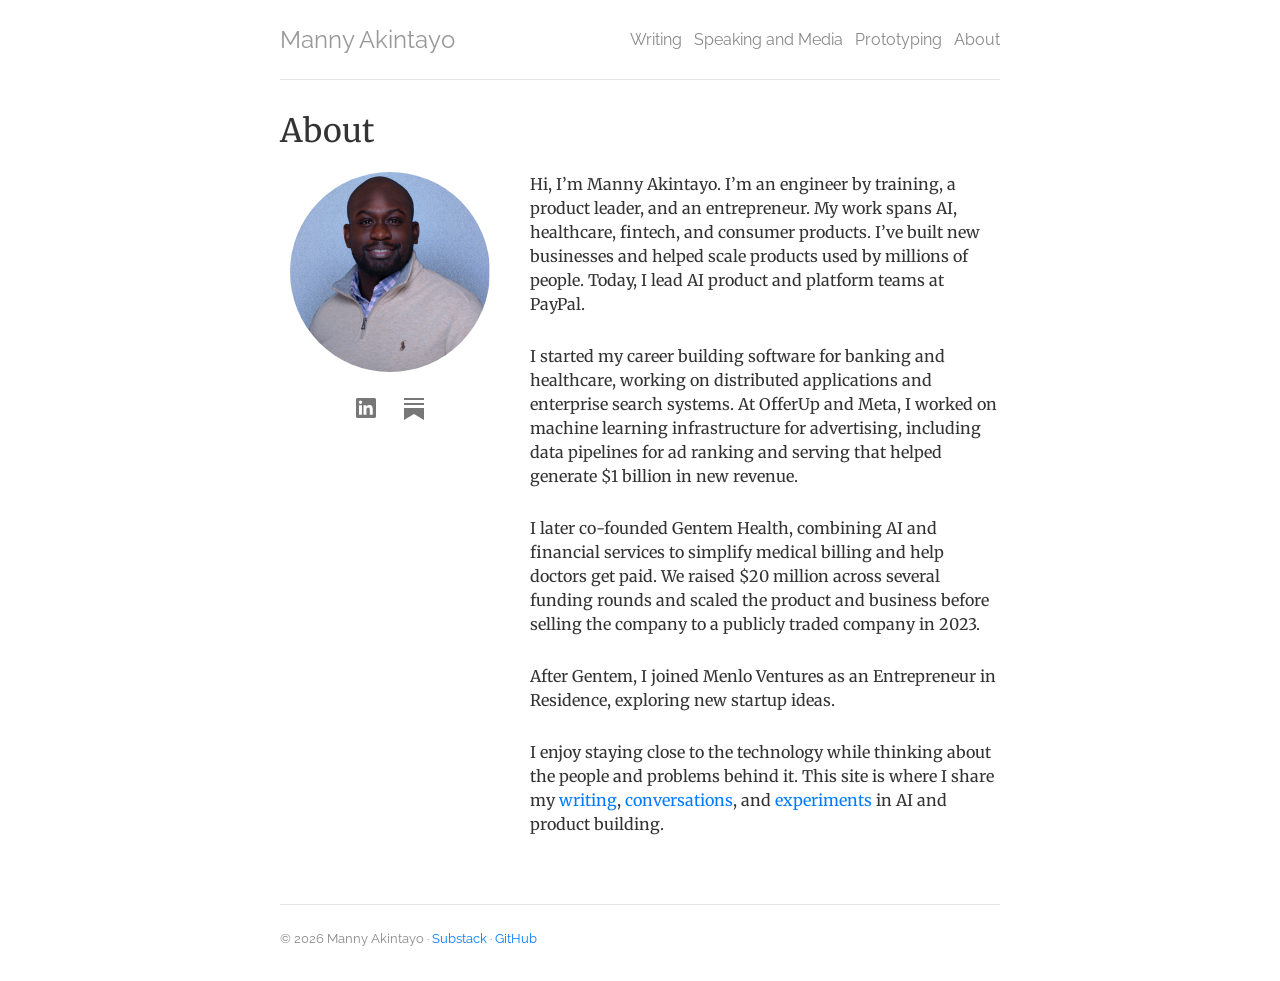
<file: about/index.html>
<!DOCTYPE html><html lang="en"><head><meta charSet="utf-8"/><meta name="viewport" content="width=device-width, initial-scale=1"/><link rel="preload" href="/images/manny-akintayo.jpg" as="image"/><link rel="stylesheet" href="/_next/static/css/index.CUlmw51w.css" data-rsc-css-href="/_next/static/css/index.CUlmw51w.css" data-precedence="vite-rsc/importer-resources"/><link rel="modulepreload" fetchPriority="low" href="/_next/static/chunks/index-0iNMONSp.js"/><script src="/_next/static/chunks/rolldown-runtime-C60lm6uB.js" type="module" async=""></script><script src="/_next/static/chunks/framework-D_rUT4EX.js" type="module" async=""></script><script src="/_next/static/chunks/navigation-errors-By4dF-Cc.js" type="module" async=""></script><link rel="modulepreload" href="/_next/static/chunks/layout-segment-context-t05XihH6.js" crossorigin=""/><link rel="modulepreload" href="/_next/static/chunks/site-nav-DUQYCbV6.js" crossorigin=""/><title>About · Manny Akintayo</title><meta name="description" content="Manny Akintayo — writing on AI and business, speaking, and prototypes."/><link rel="icon" href="/favicon.svg"/><script>Object.assign(((self[Symbol.for("vinext.navigationRuntime")]??={bootstrap:{routeManifest:null},functions:{}}).bootstrap.rsc??={rsc:[]}),{params:{},nav:{"pathname":"/about","searchParams":[]}})</script><link rel="modulepreload" href="/_next/static/chunks/index-0iNMONSp.js" />
</head><body><a href="#content" class="skip">Skip to content</a><div class="site"><header class="header"><a href="/" class="name">Manny Akintayo</a><nav aria-label="Main navigation"><a href="/writing/">Writing</a><a href="/speaking/">Speaking and Media</a><a href="/prototyping/">Prototyping</a><a href="/about/" aria-current="page">About</a></nav></header><main id="content"><h1>About</h1><div class="about-layout"><aside class="about-portrait"><img src="/images/manny-akintayo.jpg" alt="Manny Akintayo" width="800" height="800"/><div class="about-socials"><a href="https://www.linkedin.com/in/emmanuel-manny-akintayo-a80b6313/" aria-label="Manny Akintayo on LinkedIn" title="LinkedIn"><svg viewBox="0 0 24 24" width="24" height="24" aria-hidden="true" fill="currentColor"><path d="M20.45 2H3.55C2.69 2 2 2.68 2 3.52v16.96C2 21.32 2.69 22 3.55 22h16.9c.86 0 1.55-.68 1.55-1.52V3.52C22 2.68 21.31 2 20.45 2ZM7.93 18.75H4.98V9.2h2.95v9.55ZM6.45 7.9a1.71 1.71 0 1 1 0-3.42 1.71 1.71 0 0 1 0 3.42Zm12.3 10.85H15.8v-4.64c0-1.11-.02-2.54-1.55-2.54-1.55 0-1.79 1.21-1.79 2.46v4.72H9.51V9.2h2.83v1.3h.04c.39-.74 1.36-1.52 2.79-1.52 2.98 0 3.58 1.96 3.58 4.5v5.27Z"></path></svg></a><a href="https://getcbt.substack.com/" aria-label="CoffeeBreak on Substack" title="Substack"><svg viewBox="0 0 24 24" width="24" height="24" aria-hidden="true" fill="currentColor"><path d="M2 2h20v2H2zm0 5h20v2H2zm0 5h20v12l-10-6-10 6z"></path></svg></a></div></aside><div class="bio"><p>Hi, I’m Manny Akintayo. I’m an engineer by training, a product leader, and an entrepreneur. My work spans AI, healthcare, fintech, and consumer products. I’ve built new businesses and helped scale products used by millions of people. Today, I lead AI product and platform teams at PayPal.</p><p>I started my career building software for banking and healthcare, working on distributed applications and enterprise search systems. At OfferUp and Meta, I worked on machine learning infrastructure for advertising, including data pipelines for ad ranking and serving that helped generate $1 billion in new revenue.</p><p>I later co-founded Gentem Health, combining AI and financial services to simplify medical billing and help doctors get paid. We raised $20 million across several funding rounds and scaled the product and business before selling the company to a publicly traded company in 2023.</p><p>After Gentem, I joined Menlo Ventures as an Entrepreneur in Residence, exploring new startup ideas.</p><p>I enjoy staying close to the technology while thinking about the people and problems behind it. This site is where I share my <a href="/writing/">writing</a>, <a href="/speaking/">conversations</a>, and <a href="/prototyping/">experiments</a> in AI and product building.</p></div></div></main><footer class="footer"><p>© <!-- -->2026<!-- --> <!-- -->Manny Akintayo<!-- --> · <a href="https://getcbt.substack.com">Substack</a> · <a href="https://github.com/oea101">GitHub</a></p></footer></div><script type="module" src="/_next/static/chunks/index-0iNMONSp.js" id="_R_" async=""></script><script>((self[Symbol.for("vinext.navigationRuntime")]??={bootstrap:{routeManifest:null},functions:{}}).bootstrap.rsc??={rsc:[]}).rsc.push("0:{\"page:/about\":\"$L1\",\"layout:/\":\"$L2\",\"route:/about\":\"$L3\",\"__route\":\"route:/about\",\"__interceptionContext\":null,\"__layoutIds\":[\"layout:/\"],\"__rootLayout\":\"/\",\"__bfcacheSegmentIdentities\":{\"layout:/\":\"[\\\"layout\\\",\\\"layout:/\\\",\\\"root-boundary:/\\\",\\\"\\\"]\",\"page:/about\":\"[\\\"page\\\",\\\"page:/about\\\",\\\"root-boundary:/\\\",\\\"[\\\\\\\"about\\\\\\\"]\\\"]\"},\"__srcPage\":[\"about\",\"page\"],\"__layoutFlags\":{\"layout:/\":\"s\"},\"__artifactCompatibility\":{\"schemaVersion\":1,\"graphVersion\":\"app-route-graph:5d73bdb41b200fd7\",\"deploymentVersion\":\"a51a82e0-cfde-4163-a793-2281e4d9e933\",\"appElementsSchemaVersion\":1,\"rscPayloadSchemaVersion\":1,\"rootBoundaryId\":\"/\",\"renderEpoch\":null}}\n")</script><script>((self[Symbol.for("vinext.navigationRuntime")]??={bootstrap:{routeManifest:null},functions:{}}).bootstrap.rsc??={rsc:[]}).rsc.push("4:I[\"9da2d7181d4a\",[],\"default\",1]\n")</script><script>((self[Symbol.for("vinext.navigationRuntime")]??={bootstrap:{routeManifest:null},functions:{}}).bootstrap.rsc??={rsc:[]}).rsc.push("5:I[\"b680a553bde3\",[],\"Children\",1]\n")</script><script>((self[Symbol.for("vinext.navigationRuntime")]??={bootstrap:{routeManifest:null},functions:{}}).bootstrap.rsc??={rsc:[]}).rsc.push("6:I[\"c432983c8183\",[],\"GlobalErrorBoundary\",1]\n")</script><script>((self[Symbol.for("vinext.navigationRuntime")]??={bootstrap:{routeManifest:null},functions:{}}).bootstrap.rsc??={rsc:[]}).rsc.push("7:I[\"159b4815115c\",[],\"default\",1]\n")</script><script>((self[Symbol.for("vinext.navigationRuntime")]??={bootstrap:{routeManifest:null},functions:{}}).bootstrap.rsc??={rsc:[]}).rsc.push("8:I[\"c432983c8183\",[],\"ErrorBoundary\",1]\n")</script><script>((self[Symbol.for("vinext.navigationRuntime")]??={bootstrap:{routeManifest:null},functions:{}}).bootstrap.rsc??={rsc:[]}).rsc.push("9:I[\"0b4a814937f7\",[],\"LayoutSegmentProvider\",1]\n")</script><script>((self[Symbol.for("vinext.navigationRuntime")]??={bootstrap:{routeManifest:null},functions:{}}).bootstrap.rsc??={rsc:[]}).rsc.push("a:I[\"b680a553bde3\",[],\"Slot\",1]\n")</script><script>((self[Symbol.for("vinext.navigationRuntime")]??={bootstrap:{routeManifest:null},functions:{}}).bootstrap.rsc??={rsc:[]}).rsc.push("b:I[\"c432983c8183\",[],\"NotFoundBoundary\",1]\n")</script><script>((self[Symbol.for("vinext.navigationRuntime")]??={bootstrap:{routeManifest:null},functions:{}}).bootstrap.rsc??={rsc:[]}).rsc.push("c:I[\"057d971a4388\",[],\"AppRouterScrollTarget\",1]\n")</script><script>((self[Symbol.for("vinext.navigationRuntime")]??={bootstrap:{routeManifest:null},functions:{}}).bootstrap.rsc??={rsc:[]}).rsc.push("d:I[\"c432983c8183\",[],\"RedirectBoundary\",1]\n")</script><script>((self[Symbol.for("vinext.navigationRuntime")]??={bootstrap:{routeManifest:null},functions:{}}).bootstrap.rsc??={rsc:[]}).rsc.push(":HL[\"/_next/static/css/index.CUlmw51w.css\",\"style\"     ]\n")</script><script>((self[Symbol.for("vinext.navigationRuntime")]??={bootstrap:{routeManifest:null},functions:{}}).bootstrap.rsc??={rsc:[]}).rsc.push("2:[[[\"$\",\"link\",\"css:/_next/static/css/index.CUlmw51w.css\",{\"rel\":\"stylesheet\",\"precedence\":\"vite-rsc/importer-resources\",\"href\":\"/_next/static/css/index.CUlmw51w.css\",\"data-rsc-css-href\":\"/_next/static/css/index.CUlmw51w.css\"}],\"$undefined\"],[\"$\",\"html\",null,{\"lang\":\"en\",\"children\":[\"$\",\"body\",null,{\"children\":[[\"$\",\"a\",null,{\"href\":\"#content\",\"className\":\"skip\",\"children\":\"Skip to content\"}],[\"$\",\"div\",null,{\"className\":\"site\",\"children\":[[\"$\",\"header\",null,{\"className\":\"header\",\"children\":[[\"$\",\"a\",null,{\"href\":\"/\",\"className\":\"name\",\"children\":\"Manny Akintayo\"}],[\"$\",\"$L4\",null,{}]]}],[\"$\",\"main\",null,{\"id\":\"content\",\"children\":[\"$\",\"$L5\",null,{}]}],[\"$\",\"footer\",null,{\"className\":\"footer\",\"children\":[\"$\",\"p\",null,{\"children\":[\"© \",2026,\" \",\"Manny Akintayo\",[\" · \",[\"$\",\"a\",null,{\"href\":\"https://getcbt.substack.com\",\"children\":\"Substack\"}]],[\" · \",[\"$\",\"a\",null,{\"href\":\"https://github.com/oea101\",\"children\":\"GitHub\"}]]]}]}]]}]]}]}]]\n")</script><script>((self[Symbol.for("vinext.navigationRuntime")]??={bootstrap:{routeManifest:null},functions:{}}).bootstrap.rsc??={rsc:[]}).rsc.push("3:[[[\"$\",\"meta\",null,{\"charSet\":\"utf-8\"}],[[\"$\",\"title\",\"0\",{\"children\":\"About · Manny Akintayo\"}],[\"$\",\"meta\",\"1\",{\"name\":\"description\",\"content\":\"Manny Akintayo — writing on AI and business, speaking, and prototypes.\"}],[\"$\",\"link\",\"2\",{\"data-vinext-streamed-icon\":\"$undefined\",\"rel\":\"icon\",\"href\":\"/favicon.svg\",\"type\":\"$undefined\",\"sizes\":\"$undefined\",\"color\":\"$undefined\",\"media\":\"$undefined\",\"fetchPriority\":\"$undefined\"}]],[[\"$\",\"meta\",\"0\",{\"name\":\"viewport\",\"content\":\"width=device-width, initial-scale=1\"}]]],[\"$\",\"$L6\",null,{\"fallback\":\"$7\",\"children\":[\"$\",\"$L8\",null,{\"fallback\":\"$7\",\"children\":[\"$\",\"$L9\",null,{\"providerId\":\"layout:/\",\"segmentMap\":{\"children\":[\"about\"]},\"children\":[\"$\",\"$La\",null,{\"id\":\"layout:/\",\"parallelSlots\":\"$undefined\",\"children\":[\"$\",\"$Lb\",null,{\"resetKey\":\"about\",\"fallback\":[[\"$\",\"title\",null,{\"children\":\"404: This page could not be found.\"}],[\"$\",\"div\",null,{\"style\":{\"fontFamily\":\"system-ui,\\\"Segoe UI\\\",Roboto,Helvetica,Arial,sans-serif,\\\"Apple Color Emoji\\\",\\\"Segoe UI Emoji\\\"\",\"height\":\"100vh\",\"textAlign\":\"center\",\"display\":\"flex\",\"flexDirection\":\"column\",\"alignItems\":\"center\",\"justifyContent\":\"center\"},\"children\":[\"$\",\"div\",null,{\"children\":[[\"$\",\"style\",null,{\"dangerouslySetInnerHTML\":{\"__html\":\"body{color:#000;background:#fff;margin:0}.next-error-h1{border-right:1px solid rgba(0,0,0,.3)}@media (prefers-color-scheme:dark){body{color:#fff;background:#000}.next-error-h1{border-right:1px solid rgba(255,255,255,.3)}}\"}}],[\"$\",\"h1\",null,{\"className\":\"next-error-h1\",\"style\":{\"display\":\"inline-block\",\"margin\":\"0 20px 0 0\",\"padding\":\"0 23px 0 0\",\"fontSize\":24,\"fontWeight\":500,\"verticalAlign\":\"top\",\"lineHeight\":\"49px\"},\"children\":404}],[\"$\",\"div\",null,{\"style\":{\"display\":\"inline-block\"},\"children\":[\"$\",\"h2\",null,{\"style\":{\"fontSize\":14,\"fontWeight\":400,\"lineHeight\":\"49px\",\"margin\":0},\"children\":\"This page could not be found.\"}]}]]}]}]],\"children\":[\"$\",\"$Lc\",null,{\"children\":[\"$\",\"$Ld\",null,{\"children\":[[\"$\",\"$L9\",null,{\"providerId\":\"page:/about\",\"segmentMap\":{\"children\":[\"__PAGE__\"]},\"children\":[\"$\",\"$La\",null,{\"id\":\"page:/about\"}]}],null]}]}]}]}]}]}]}],null,null]\n")</script><script>((self[Symbol.for("vinext.navigationRuntime")]??={bootstrap:{routeManifest:null},functions:{}}).bootstrap.rsc??={rsc:[]}).rsc.push(":HL[\"/images/manny-akintayo.jpg\",\"image\"]\n")</script><script>((self[Symbol.for("vinext.navigationRuntime")]??={bootstrap:{routeManifest:null},functions:{}}).bootstrap.rsc??={rsc:[]}).rsc.push("1:[[\"$\",\"h1\",null,{\"children\":\"About\"}],[\"$\",\"div\",null,{\"className\":\"about-layout\",\"children\":[[\"$\",\"aside\",null,{\"className\":\"about-portrait\",\"children\":[[\"$\",\"img\",null,{\"src\":\"/images/manny-akintayo.jpg\",\"alt\":\"Manny Akintayo\",\"width\":\"800\",\"height\":\"800\"}],[\"$\",\"div\",null,{\"className\":\"about-socials\",\"children\":[[\"$\",\"a\",null,{\"href\":\"https://www.linkedin.com/in/emmanuel-manny-akintayo-a80b6313/\",\"aria-label\":\"Manny Akintayo on LinkedIn\",\"title\":\"LinkedIn\",\"children\":[\"$\",\"svg\",null,{\"viewBox\":\"0 0 24 24\",\"width\":\"24\",\"height\":\"24\",\"aria-hidden\":\"true\",\"fill\":\"currentColor\",\"children\":[\"$\",\"path\",null,{\"d\":\"M20.45 2H3.55C2.69 2 2 2.68 2 3.52v16.96C2 21.32 2.69 22 3.55 22h16.9c.86 0 1.55-.68 1.55-1.52V3.52C22 2.68 21.31 2 20.45 2ZM7.93 18.75H4.98V9.2h2.95v9.55ZM6.45 7.9a1.71 1.71 0 1 1 0-3.42 1.71 1.71 0 0 1 0 3.42Zm12.3 10.85H15.8v-4.64c0-1.11-.02-2.54-1.55-2.54-1.55 0-1.79 1.21-1.79 2.46v4.72H9.51V9.2h2.83v1.3h.04c.39-.74 1.36-1.52 2.79-1.52 2.98 0 3.58 1.96 3.58 4.5v5.27Z\"}]}]}],[\"$\",\"a\",null,{\"href\":\"https://getcbt.substack.com/\",\"aria-label\":\"CoffeeBreak on Substack\",\"title\":\"Substack\",\"children\":[\"$\",\"svg\",null,{\"viewBox\":\"0 0 24 24\",\"width\":\"24\",\"height\":\"24\",\"aria-hidden\":\"true\",\"fill\":\"currentColor\",\"children\":[\"$\",\"path\",null,{\"d\":\"M2 2h20v2H2zm0 5h20v2H2zm0 5h20v12l-10-6-10 6z\"}]}]}]]}]]}],[\"$\",\"div\",null,{\"className\":\"bio\",\"children\":[[\"$\",\"p\",null,{\"children\":\"Hi, I’m Manny Akintayo. I’m an engineer by training, a product leader, and an entrepreneur. My work spans AI, healthcare, fintech, and consumer products. I’ve built new businesses and helped scale products used by millions of people. Today, I lead AI product and platform teams at PayPal.\"}],[\"$\",\"p\",null,{\"children\":\"I started my career building software for banking and healthcare, working on distributed applications and enterprise search systems. At OfferUp and Meta, I worked on machine learning infrastructure for advertising, including data pipelines for ad ranking and serving that helped generate $1 billion in new revenue.\"}],[\"$\",\"p\",null,{\"children\":\"I later co-founded Gentem Health, combining AI and financial services to simplify medical billing and help doctors get paid. We raised $20 million across several funding rounds and scaled the product and business before selling the company to a publicly traded company in 2023.\"}],[\"$\",\"p\",null,{\"children\":\"After Gentem, I joined Menlo Ventures as an Entrepreneur in Residence, exploring new startup ideas.\"}],[\"$\",\"p\",null,{\"children\":[\"I enjoy staying close to the technology while thinking about the people and problems behind it. This site is where I share my \",[\"$\",\"a\",null,{\"href\":\"/writing/\",\"children\":\"writing\"}],\", \",[\"$\",\"a\",null,{\"href\":\"/speaking/\",\"children\":\"conversations\"}],\", and \",[\"$\",\"a\",null,{\"href\":\"/prototyping/\",\"children\":\"experiments\"}],\" in AI and product building.\"]}],\"\"]}]]}]]\n")</script><script>Object.assign(((self[Symbol.for("vinext.navigationRuntime")]??={bootstrap:{routeManifest:null},functions:{}}).bootstrap.rsc??={rsc:[]}),{"initialCacheKind":"static"});((self[Symbol.for("vinext.navigationRuntime")]??={bootstrap:{routeManifest:null},functions:{}}).bootstrap.rsc??={rsc:[]}).done=true</script></body></html>
</file>
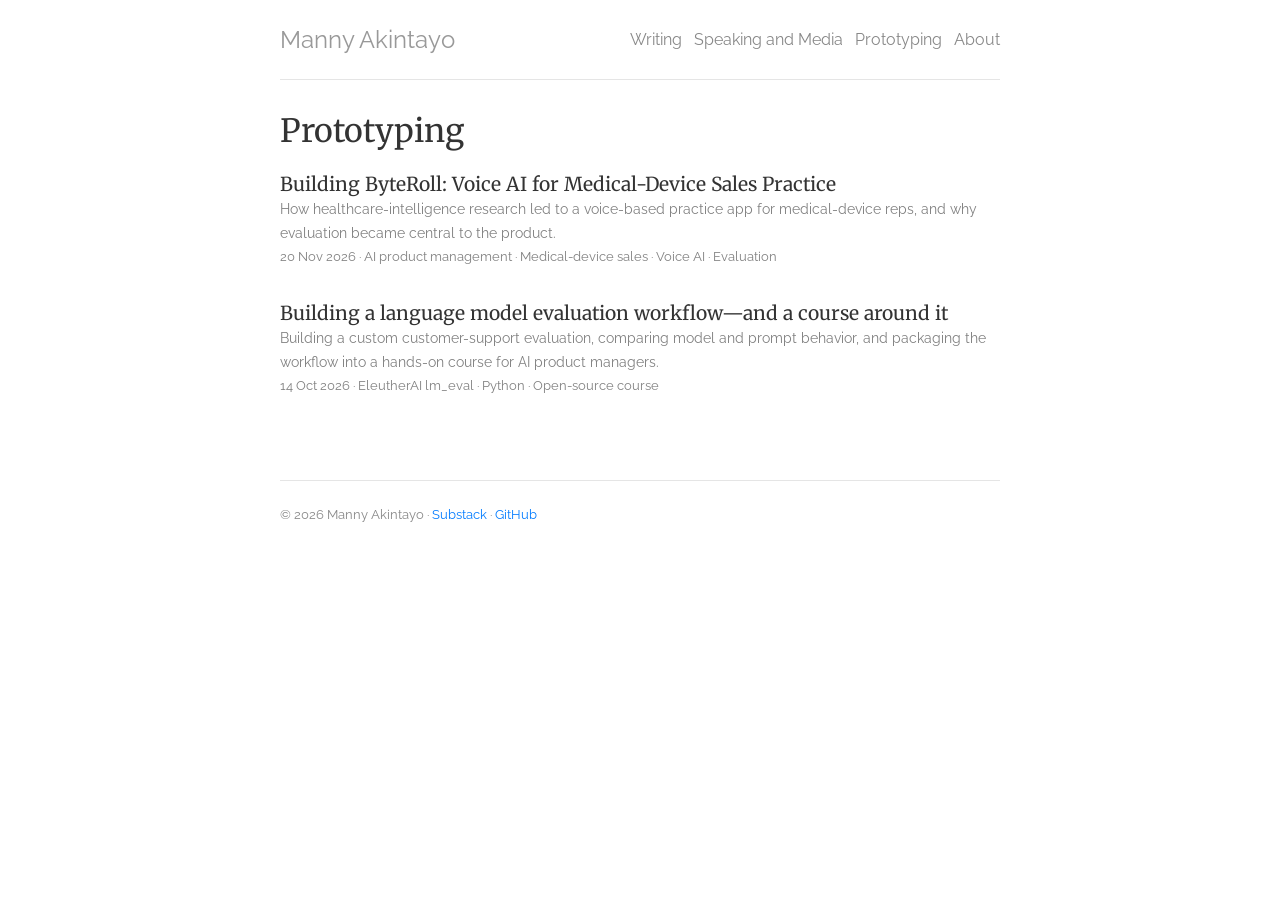
<file: prototyping/index.html>
<!DOCTYPE html><html lang="en"><head><meta charSet="utf-8"/><meta name="viewport" content="width=device-width, initial-scale=1"/><link rel="stylesheet" href="/_next/static/css/index.CUlmw51w.css" data-rsc-css-href="/_next/static/css/index.CUlmw51w.css" data-precedence="vite-rsc/importer-resources"/><link rel="modulepreload" fetchPriority="low" href="/_next/static/chunks/index-0iNMONSp.js"/><script src="/_next/static/chunks/rolldown-runtime-C60lm6uB.js" type="module" async=""></script><script src="/_next/static/chunks/framework-D_rUT4EX.js" type="module" async=""></script><script src="/_next/static/chunks/navigation-errors-By4dF-Cc.js" type="module" async=""></script><link rel="modulepreload" href="/_next/static/chunks/layout-segment-context-t05XihH6.js" crossorigin=""/><link rel="modulepreload" href="/_next/static/chunks/site-nav-DUQYCbV6.js" crossorigin=""/><title>Prototyping · Manny Akintayo</title><meta name="description" content="Manny Akintayo — writing on AI and business, speaking, and prototypes."/><link rel="icon" href="/favicon.svg"/><script>Object.assign(((self[Symbol.for("vinext.navigationRuntime")]??={bootstrap:{routeManifest:null},functions:{}}).bootstrap.rsc??={rsc:[]}),{params:{},nav:{"pathname":"/prototyping","searchParams":[]}})</script><link rel="modulepreload" href="/_next/static/chunks/index-0iNMONSp.js" />
</head><body><a href="#content" class="skip">Skip to content</a><div class="site"><header class="header"><a href="/" class="name">Manny Akintayo</a><nav aria-label="Main navigation"><a href="/writing/">Writing</a><a href="/speaking/">Speaking and Media</a><a href="/prototyping/" aria-current="page">Prototyping</a><a href="/about/">About</a></nav></header><main id="content"><h1>Prototyping</h1><div><article class="entry"><h2><a href="/prototyping/byteroll/">Building ByteRoll: Voice AI for Medical-Device Sales Practice</a></h2><p class="description">How healthcare-intelligence research led to a voice-based practice app for medical-device reps, and why evaluation became central to the product.</p><p class="meta">20 Nov 2026<!-- --> · <!-- -->AI product management · Medical-device sales · Voice AI · Evaluation</p></article><article class="entry"><h2><a href="/prototyping/language-model-evaluation/">Building a language model evaluation workflow—and a course around it</a></h2><p class="description">Building a custom customer-support evaluation, comparing model and prompt behavior, and packaging the workflow into a hands-on course for AI product managers.</p><p class="meta">14 Oct 2026<!-- --> · <!-- -->EleutherAI lm_eval · Python · Open-source course</p></article></div></main><footer class="footer"><p>© <!-- -->2026<!-- --> <!-- -->Manny Akintayo<!-- --> · <a href="https://getcbt.substack.com">Substack</a> · <a href="https://github.com/oea101">GitHub</a></p></footer></div><script type="module" src="/_next/static/chunks/index-0iNMONSp.js" id="_R_" async=""></script><script>((self[Symbol.for("vinext.navigationRuntime")]??={bootstrap:{routeManifest:null},functions:{}}).bootstrap.rsc??={rsc:[]}).rsc.push("0:{\"page:/prototyping\":\"$L1\",\"layout:/\":\"$L2\",\"route:/prototyping\":\"$L3\",\"__route\":\"route:/prototyping\",\"__interceptionContext\":null,\"__layoutIds\":[\"layout:/\"],\"__rootLayout\":\"/\",\"__bfcacheSegmentIdentities\":{\"layout:/\":\"[\\\"layout\\\",\\\"layout:/\\\",\\\"root-boundary:/\\\",\\\"\\\"]\",\"page:/prototyping\":\"[\\\"page\\\",\\\"page:/prototyping\\\",\\\"root-boundary:/\\\",\\\"[\\\\\\\"prototyping\\\\\\\"]\\\"]\"},\"__srcPage\":[\"prototyping\",\"page\"],\"__layoutFlags\":{\"layout:/\":\"s\"},\"__artifactCompatibility\":{\"schemaVersion\":1,\"graphVersion\":\"app-route-graph:a0d9fded84ca1870\",\"deploymentVersion\":\"a51a82e0-cfde-4163-a793-2281e4d9e933\",\"appElementsSchemaVersion\":1,\"rscPayloadSchemaVersion\":1,\"rootBoundaryId\":\"/\",\"renderEpoch\":null}}\n")</script><script>((self[Symbol.for("vinext.navigationRuntime")]??={bootstrap:{routeManifest:null},functions:{}}).bootstrap.rsc??={rsc:[]}).rsc.push("4:I[\"9da2d7181d4a\",[],\"default\",1]\n")</script><script>((self[Symbol.for("vinext.navigationRuntime")]??={bootstrap:{routeManifest:null},functions:{}}).bootstrap.rsc??={rsc:[]}).rsc.push("5:I[\"b680a553bde3\",[],\"Children\",1]\n")</script><script>((self[Symbol.for("vinext.navigationRuntime")]??={bootstrap:{routeManifest:null},functions:{}}).bootstrap.rsc??={rsc:[]}).rsc.push("6:I[\"c432983c8183\",[],\"GlobalErrorBoundary\",1]\n")</script><script>((self[Symbol.for("vinext.navigationRuntime")]??={bootstrap:{routeManifest:null},functions:{}}).bootstrap.rsc??={rsc:[]}).rsc.push("7:I[\"159b4815115c\",[],\"default\",1]\n")</script><script>((self[Symbol.for("vinext.navigationRuntime")]??={bootstrap:{routeManifest:null},functions:{}}).bootstrap.rsc??={rsc:[]}).rsc.push("8:I[\"c432983c8183\",[],\"ErrorBoundary\",1]\n")</script><script>((self[Symbol.for("vinext.navigationRuntime")]??={bootstrap:{routeManifest:null},functions:{}}).bootstrap.rsc??={rsc:[]}).rsc.push("9:I[\"0b4a814937f7\",[],\"LayoutSegmentProvider\",1]\n")</script><script>((self[Symbol.for("vinext.navigationRuntime")]??={bootstrap:{routeManifest:null},functions:{}}).bootstrap.rsc??={rsc:[]}).rsc.push("a:I[\"b680a553bde3\",[],\"Slot\",1]\n")</script><script>((self[Symbol.for("vinext.navigationRuntime")]??={bootstrap:{routeManifest:null},functions:{}}).bootstrap.rsc??={rsc:[]}).rsc.push("b:I[\"c432983c8183\",[],\"NotFoundBoundary\",1]\n")</script><script>((self[Symbol.for("vinext.navigationRuntime")]??={bootstrap:{routeManifest:null},functions:{}}).bootstrap.rsc??={rsc:[]}).rsc.push("c:I[\"057d971a4388\",[],\"AppRouterScrollTarget\",1]\n")</script><script>((self[Symbol.for("vinext.navigationRuntime")]??={bootstrap:{routeManifest:null},functions:{}}).bootstrap.rsc??={rsc:[]}).rsc.push("d:I[\"c432983c8183\",[],\"RedirectBoundary\",1]\n")</script><script>((self[Symbol.for("vinext.navigationRuntime")]??={bootstrap:{routeManifest:null},functions:{}}).bootstrap.rsc??={rsc:[]}).rsc.push(":HL[\"/_next/static/css/index.CUlmw51w.css\",\"style\"     ]\n")</script><script>((self[Symbol.for("vinext.navigationRuntime")]??={bootstrap:{routeManifest:null},functions:{}}).bootstrap.rsc??={rsc:[]}).rsc.push("2:[[[\"$\",\"link\",\"css:/_next/static/css/index.CUlmw51w.css\",{\"rel\":\"stylesheet\",\"precedence\":\"vite-rsc/importer-resources\",\"href\":\"/_next/static/css/index.CUlmw51w.css\",\"data-rsc-css-href\":\"/_next/static/css/index.CUlmw51w.css\"}],\"$undefined\"],[\"$\",\"html\",null,{\"lang\":\"en\",\"children\":[\"$\",\"body\",null,{\"children\":[[\"$\",\"a\",null,{\"href\":\"#content\",\"className\":\"skip\",\"children\":\"Skip to content\"}],[\"$\",\"div\",null,{\"className\":\"site\",\"children\":[[\"$\",\"header\",null,{\"className\":\"header\",\"children\":[[\"$\",\"a\",null,{\"href\":\"/\",\"className\":\"name\",\"children\":\"Manny Akintayo\"}],[\"$\",\"$L4\",null,{}]]}],[\"$\",\"main\",null,{\"id\":\"content\",\"children\":[\"$\",\"$L5\",null,{}]}],[\"$\",\"footer\",null,{\"className\":\"footer\",\"children\":[\"$\",\"p\",null,{\"children\":[\"© \",2026,\" \",\"Manny Akintayo\",[\" · \",[\"$\",\"a\",null,{\"href\":\"https://getcbt.substack.com\",\"children\":\"Substack\"}]],[\" · \",[\"$\",\"a\",null,{\"href\":\"https://github.com/oea101\",\"children\":\"GitHub\"}]]]}]}]]}]]}]}]]\n")</script><script>((self[Symbol.for("vinext.navigationRuntime")]??={bootstrap:{routeManifest:null},functions:{}}).bootstrap.rsc??={rsc:[]}).rsc.push("3:[[[\"$\",\"meta\",null,{\"charSet\":\"utf-8\"}],[[\"$\",\"title\",\"0\",{\"children\":\"Prototyping · Manny Akintayo\"}],[\"$\",\"meta\",\"1\",{\"name\":\"description\",\"content\":\"Manny Akintayo — writing on AI and business, speaking, and prototypes.\"}],[\"$\",\"link\",\"2\",{\"data-vinext-streamed-icon\":\"$undefined\",\"rel\":\"icon\",\"href\":\"/favicon.svg\",\"type\":\"$undefined\",\"sizes\":\"$undefined\",\"color\":\"$undefined\",\"media\":\"$undefined\",\"fetchPriority\":\"$undefined\"}]],[[\"$\",\"meta\",\"0\",{\"name\":\"viewport\",\"content\":\"width=device-width, initial-scale=1\"}]]],[\"$\",\"$L6\",null,{\"fallback\":\"$7\",\"children\":[\"$\",\"$L8\",null,{\"fallback\":\"$7\",\"children\":[\"$\",\"$L9\",null,{\"providerId\":\"layout:/\",\"segmentMap\":{\"children\":[\"prototyping\"]},\"children\":[\"$\",\"$La\",null,{\"id\":\"layout:/\",\"parallelSlots\":\"$undefined\",\"children\":[\"$\",\"$Lb\",null,{\"resetKey\":\"prototyping\",\"fallback\":[[\"$\",\"title\",null,{\"children\":\"404: This page could not be found.\"}],[\"$\",\"div\",null,{\"style\":{\"fontFamily\":\"system-ui,\\\"Segoe UI\\\",Roboto,Helvetica,Arial,sans-serif,\\\"Apple Color Emoji\\\",\\\"Segoe UI Emoji\\\"\",\"height\":\"100vh\",\"textAlign\":\"center\",\"display\":\"flex\",\"flexDirection\":\"column\",\"alignItems\":\"center\",\"justifyContent\":\"center\"},\"children\":[\"$\",\"div\",null,{\"children\":[[\"$\",\"style\",null,{\"dangerouslySetInnerHTML\":{\"__html\":\"body{color:#000;background:#fff;margin:0}.next-error-h1{border-right:1px solid rgba(0,0,0,.3)}@media (prefers-color-scheme:dark){body{color:#fff;background:#000}.next-error-h1{border-right:1px solid rgba(255,255,255,.3)}}\"}}],[\"$\",\"h1\",null,{\"className\":\"next-error-h1\",\"style\":{\"display\":\"inline-block\",\"margin\":\"0 20px 0 0\",\"padding\":\"0 23px 0 0\",\"fontSize\":24,\"fontWeight\":500,\"verticalAlign\":\"top\",\"lineHeight\":\"49px\"},\"children\":404}],[\"$\",\"div\",null,{\"style\":{\"display\":\"inline-block\"},\"children\":[\"$\",\"h2\",null,{\"style\":{\"fontSize\":14,\"fontWeight\":400,\"lineHeight\":\"49px\",\"margin\":0},\"children\":\"This page could not be found.\"}]}]]}]}]],\"children\":[\"$\",\"$Lc\",null,{\"children\":[\"$\",\"$Ld\",null,{\"children\":[[\"$\",\"$L9\",null,{\"providerId\":\"page:/prototyping\",\"segmentMap\":{\"children\":[\"__PAGE__\"]},\"children\":[\"$\",\"$La\",null,{\"id\":\"page:/prototyping\"}]}],null]}]}]}]}]}]}]}],null,null]\n")</script><script>((self[Symbol.for("vinext.navigationRuntime")]??={bootstrap:{routeManifest:null},functions:{}}).bootstrap.rsc??={rsc:[]}).rsc.push("1:[[\"$\",\"h1\",null,{\"children\":\"Prototyping\"}],[\"$\",\"div\",null,{\"children\":[[\"$\",\"article\",\"/prototyping/byteroll/\",{\"className\":\"entry\",\"children\":[[\"$\",\"h2\",null,{\"children\":[\"$\",\"a\",null,{\"href\":\"/prototyping/byteroll/\",\"children\":\"Building ByteRoll: Voice AI for Medical-Device Sales Practice\"}]}],[\"$\",\"p\",null,{\"className\":\"description\",\"children\":\"How healthcare-intelligence research led to a voice-based practice app for medical-device reps, and why evaluation became central to the product.\"}],[\"$\",\"p\",null,{\"className\":\"meta\",\"children\":[\"20 Nov 2026\",\" · \",\"AI product management · Medical-device sales · Voice AI · Evaluation\"]}],\"$undefined\"]}],[\"$\",\"article\",\"/prototyping/language-model-evaluation/\",{\"className\":\"entry\",\"children\":[[\"$\",\"h2\",null,{\"children\":[\"$\",\"a\",null,{\"href\":\"/prototyping/language-model-evaluation/\",\"children\":\"Building a language model evaluation workflow—and a course around it\"}]}],[\"$\",\"p\",null,{\"className\":\"description\",\"children\":\"Building a custom customer-support evaluation, comparing model and prompt behavior, and packaging the workflow into a hands-on course for AI product managers.\"}],[\"$\",\"p\",null,{\"className\":\"meta\",\"children\":[\"14 Oct 2026\",\" · \",\"EleutherAI lm_eval · Python · Open-source course\"]}],\"$undefined\"]}]]}]]\n")</script><script>Object.assign(((self[Symbol.for("vinext.navigationRuntime")]??={bootstrap:{routeManifest:null},functions:{}}).bootstrap.rsc??={rsc:[]}),{"initialCacheKind":"static"});((self[Symbol.for("vinext.navigationRuntime")]??={bootstrap:{routeManifest:null},functions:{}}).bootstrap.rsc??={rsc:[]}).done=true</script></body></html>
</file>
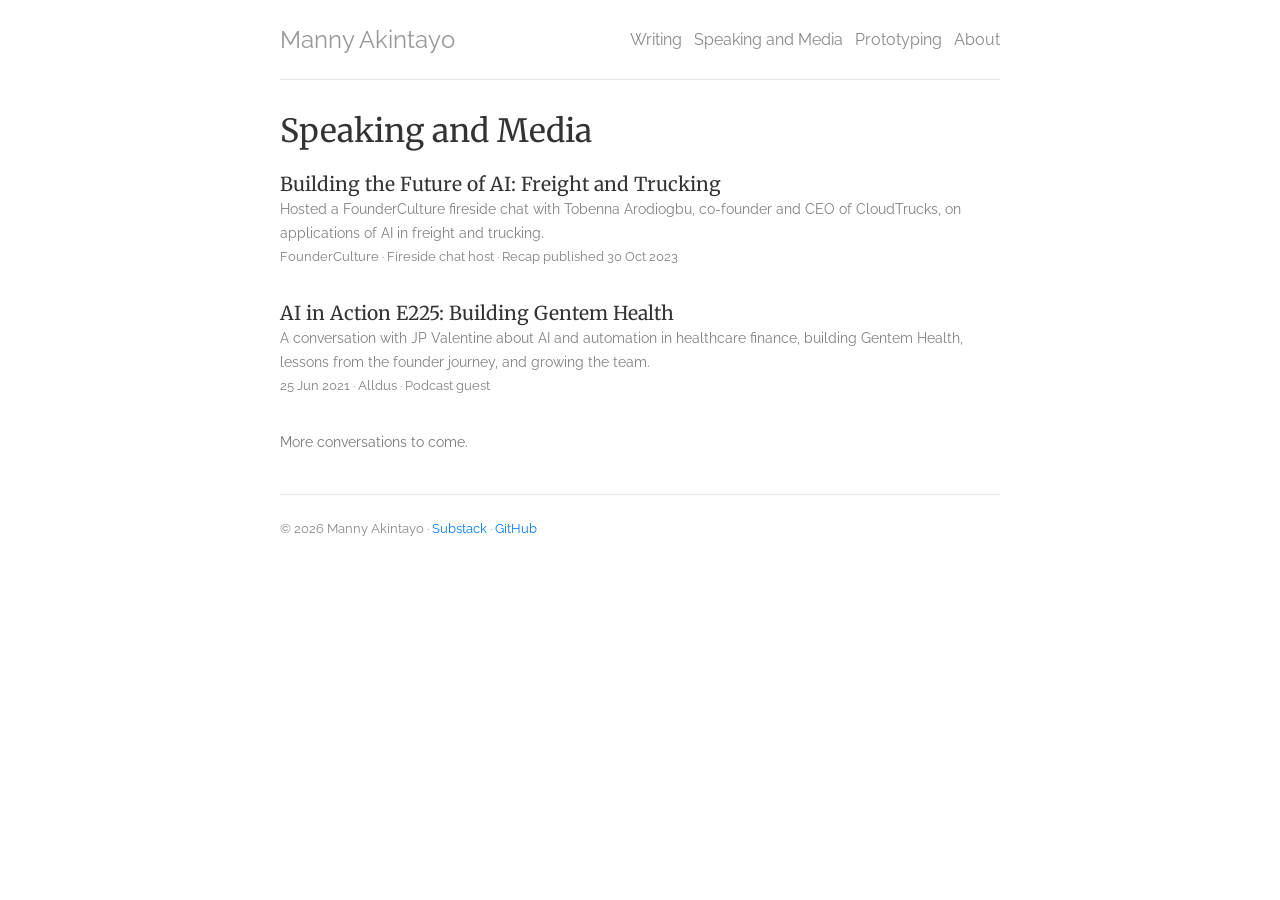
<file: speaking/index.html>
<!DOCTYPE html><html lang="en"><head><meta charSet="utf-8"/><meta name="viewport" content="width=device-width, initial-scale=1"/><link rel="stylesheet" href="/_next/static/css/index.CUlmw51w.css" data-rsc-css-href="/_next/static/css/index.CUlmw51w.css" data-precedence="vite-rsc/importer-resources"/><link rel="modulepreload" fetchPriority="low" href="/_next/static/chunks/index-0iNMONSp.js"/><script src="/_next/static/chunks/rolldown-runtime-C60lm6uB.js" type="module" async=""></script><script src="/_next/static/chunks/framework-D_rUT4EX.js" type="module" async=""></script><script src="/_next/static/chunks/navigation-errors-By4dF-Cc.js" type="module" async=""></script><link rel="modulepreload" href="/_next/static/chunks/layout-segment-context-t05XihH6.js" crossorigin=""/><link rel="modulepreload" href="/_next/static/chunks/site-nav-DUQYCbV6.js" crossorigin=""/><title>Speaking and Media · Manny Akintayo</title><meta name="description" content="Manny Akintayo — writing on AI and business, speaking, and prototypes."/><link rel="icon" href="/favicon.svg"/><script>Object.assign(((self[Symbol.for("vinext.navigationRuntime")]??={bootstrap:{routeManifest:null},functions:{}}).bootstrap.rsc??={rsc:[]}),{params:{},nav:{"pathname":"/speaking","searchParams":[]}})</script><link rel="modulepreload" href="/_next/static/chunks/index-0iNMONSp.js" />
</head><body><a href="#content" class="skip">Skip to content</a><div class="site"><header class="header"><a href="/" class="name">Manny Akintayo</a><nav aria-label="Main navigation"><a href="/writing/">Writing</a><a href="/speaking/" aria-current="page">Speaking and Media</a><a href="/prototyping/">Prototyping</a><a href="/about/">About</a></nav></header><main id="content"><h1>Speaking and Media</h1><div><article class="entry"><h2><a href="https://www.linkedin.com/feed/update/urn:li:activity:7124832334532538368/">Building the Future of AI: Freight and Trucking</a></h2><p class="description">Hosted a FounderCulture fireside chat with Tobenna Arodiogbu, co-founder and CEO of CloudTrucks, on applications of AI in freight and trucking.</p><p class="meta">FounderCulture · Fireside chat host · Recap published 30 Oct 2023</p></article><article class="entry"><h2><a href="https://alldus.com/podcast/ai-in-action-e225-manny-akintayo-co-founder-and-cto-at-gentem-health/">AI in Action E225: Building Gentem Health</a></h2><p class="description">A conversation with JP Valentine about AI and automation in healthcare finance, building Gentem Health, lessons from the founder journey, and growing the team.</p><p class="meta">25 Jun 2021<!-- --> · <!-- -->Alldus · Podcast guest</p></article></div><p class="intro">More conversations to come.</p></main><footer class="footer"><p>© <!-- -->2026<!-- --> <!-- -->Manny Akintayo<!-- --> · <a href="https://getcbt.substack.com">Substack</a> · <a href="https://github.com/oea101">GitHub</a></p></footer></div><script type="module" src="/_next/static/chunks/index-0iNMONSp.js" id="_R_" async=""></script><script>((self[Symbol.for("vinext.navigationRuntime")]??={bootstrap:{routeManifest:null},functions:{}}).bootstrap.rsc??={rsc:[]}).rsc.push("0:{\"page:/speaking\":\"$L1\",\"layout:/\":\"$L2\",\"route:/speaking\":\"$L3\",\"__route\":\"route:/speaking\",\"__interceptionContext\":null,\"__layoutIds\":[\"layout:/\"],\"__rootLayout\":\"/\",\"__bfcacheSegmentIdentities\":{\"layout:/\":\"[\\\"layout\\\",\\\"layout:/\\\",\\\"root-boundary:/\\\",\\\"\\\"]\",\"page:/speaking\":\"[\\\"page\\\",\\\"page:/speaking\\\",\\\"root-boundary:/\\\",\\\"[\\\\\\\"speaking\\\\\\\"]\\\"]\"},\"__srcPage\":[\"speaking\",\"page\"],\"__layoutFlags\":{\"layout:/\":\"s\"},\"__artifactCompatibility\":{\"schemaVersion\":1,\"graphVersion\":\"app-route-graph:f2e224503d363447\",\"deploymentVersion\":\"a51a82e0-cfde-4163-a793-2281e4d9e933\",\"appElementsSchemaVersion\":1,\"rscPayloadSchemaVersion\":1,\"rootBoundaryId\":\"/\",\"renderEpoch\":null}}\n")</script><script>((self[Symbol.for("vinext.navigationRuntime")]??={bootstrap:{routeManifest:null},functions:{}}).bootstrap.rsc??={rsc:[]}).rsc.push("4:I[\"9da2d7181d4a\",[],\"default\",1]\n")</script><script>((self[Symbol.for("vinext.navigationRuntime")]??={bootstrap:{routeManifest:null},functions:{}}).bootstrap.rsc??={rsc:[]}).rsc.push("5:I[\"b680a553bde3\",[],\"Children\",1]\n")</script><script>((self[Symbol.for("vinext.navigationRuntime")]??={bootstrap:{routeManifest:null},functions:{}}).bootstrap.rsc??={rsc:[]}).rsc.push("6:I[\"c432983c8183\",[],\"GlobalErrorBoundary\",1]\n")</script><script>((self[Symbol.for("vinext.navigationRuntime")]??={bootstrap:{routeManifest:null},functions:{}}).bootstrap.rsc??={rsc:[]}).rsc.push("7:I[\"159b4815115c\",[],\"default\",1]\n")</script><script>((self[Symbol.for("vinext.navigationRuntime")]??={bootstrap:{routeManifest:null},functions:{}}).bootstrap.rsc??={rsc:[]}).rsc.push("8:I[\"c432983c8183\",[],\"ErrorBoundary\",1]\n")</script><script>((self[Symbol.for("vinext.navigationRuntime")]??={bootstrap:{routeManifest:null},functions:{}}).bootstrap.rsc??={rsc:[]}).rsc.push("9:I[\"0b4a814937f7\",[],\"LayoutSegmentProvider\",1]\n")</script><script>((self[Symbol.for("vinext.navigationRuntime")]??={bootstrap:{routeManifest:null},functions:{}}).bootstrap.rsc??={rsc:[]}).rsc.push("a:I[\"b680a553bde3\",[],\"Slot\",1]\n")</script><script>((self[Symbol.for("vinext.navigationRuntime")]??={bootstrap:{routeManifest:null},functions:{}}).bootstrap.rsc??={rsc:[]}).rsc.push("b:I[\"c432983c8183\",[],\"NotFoundBoundary\",1]\n")</script><script>((self[Symbol.for("vinext.navigationRuntime")]??={bootstrap:{routeManifest:null},functions:{}}).bootstrap.rsc??={rsc:[]}).rsc.push("c:I[\"057d971a4388\",[],\"AppRouterScrollTarget\",1]\n")</script><script>((self[Symbol.for("vinext.navigationRuntime")]??={bootstrap:{routeManifest:null},functions:{}}).bootstrap.rsc??={rsc:[]}).rsc.push("d:I[\"c432983c8183\",[],\"RedirectBoundary\",1]\n")</script><script>((self[Symbol.for("vinext.navigationRuntime")]??={bootstrap:{routeManifest:null},functions:{}}).bootstrap.rsc??={rsc:[]}).rsc.push(":HL[\"/_next/static/css/index.CUlmw51w.css\",\"style\"     ]\n")</script><script>((self[Symbol.for("vinext.navigationRuntime")]??={bootstrap:{routeManifest:null},functions:{}}).bootstrap.rsc??={rsc:[]}).rsc.push("2:[[[\"$\",\"link\",\"css:/_next/static/css/index.CUlmw51w.css\",{\"rel\":\"stylesheet\",\"precedence\":\"vite-rsc/importer-resources\",\"href\":\"/_next/static/css/index.CUlmw51w.css\",\"data-rsc-css-href\":\"/_next/static/css/index.CUlmw51w.css\"}],\"$undefined\"],[\"$\",\"html\",null,{\"lang\":\"en\",\"children\":[\"$\",\"body\",null,{\"children\":[[\"$\",\"a\",null,{\"href\":\"#content\",\"className\":\"skip\",\"children\":\"Skip to content\"}],[\"$\",\"div\",null,{\"className\":\"site\",\"children\":[[\"$\",\"header\",null,{\"className\":\"header\",\"children\":[[\"$\",\"a\",null,{\"href\":\"/\",\"className\":\"name\",\"children\":\"Manny Akintayo\"}],[\"$\",\"$L4\",null,{}]]}],[\"$\",\"main\",null,{\"id\":\"content\",\"children\":[\"$\",\"$L5\",null,{}]}],[\"$\",\"footer\",null,{\"className\":\"footer\",\"children\":[\"$\",\"p\",null,{\"children\":[\"© \",2026,\" \",\"Manny Akintayo\",[\" · \",[\"$\",\"a\",null,{\"href\":\"https://getcbt.substack.com\",\"children\":\"Substack\"}]],[\" · \",[\"$\",\"a\",null,{\"href\":\"https://github.com/oea101\",\"children\":\"GitHub\"}]]]}]}]]}]]}]}]]\n")</script><script>((self[Symbol.for("vinext.navigationRuntime")]??={bootstrap:{routeManifest:null},functions:{}}).bootstrap.rsc??={rsc:[]}).rsc.push("3:[[[\"$\",\"meta\",null,{\"charSet\":\"utf-8\"}],[[\"$\",\"title\",\"0\",{\"children\":\"Speaking and Media · Manny Akintayo\"}],[\"$\",\"meta\",\"1\",{\"name\":\"description\",\"content\":\"Manny Akintayo — writing on AI and business, speaking, and prototypes.\"}],[\"$\",\"link\",\"2\",{\"data-vinext-streamed-icon\":\"$undefined\",\"rel\":\"icon\",\"href\":\"/favicon.svg\",\"type\":\"$undefined\",\"sizes\":\"$undefined\",\"color\":\"$undefined\",\"media\":\"$undefined\",\"fetchPriority\":\"$undefined\"}]],[[\"$\",\"meta\",\"0\",{\"name\":\"viewport\",\"content\":\"width=device-width, initial-scale=1\"}]]],[\"$\",\"$L6\",null,{\"fallback\":\"$7\",\"children\":[\"$\",\"$L8\",null,{\"fallback\":\"$7\",\"children\":[\"$\",\"$L9\",null,{\"providerId\":\"layout:/\",\"segmentMap\":{\"children\":[\"speaking\"]},\"children\":[\"$\",\"$La\",null,{\"id\":\"layout:/\",\"parallelSlots\":\"$undefined\",\"children\":[\"$\",\"$Lb\",null,{\"resetKey\":\"speaking\",\"fallback\":[[\"$\",\"title\",null,{\"children\":\"404: This page could not be found.\"}],[\"$\",\"div\",null,{\"style\":{\"fontFamily\":\"system-ui,\\\"Segoe UI\\\",Roboto,Helvetica,Arial,sans-serif,\\\"Apple Color Emoji\\\",\\\"Segoe UI Emoji\\\"\",\"height\":\"100vh\",\"textAlign\":\"center\",\"display\":\"flex\",\"flexDirection\":\"column\",\"alignItems\":\"center\",\"justifyContent\":\"center\"},\"children\":[\"$\",\"div\",null,{\"children\":[[\"$\",\"style\",null,{\"dangerouslySetInnerHTML\":{\"__html\":\"body{color:#000;background:#fff;margin:0}.next-error-h1{border-right:1px solid rgba(0,0,0,.3)}@media (prefers-color-scheme:dark){body{color:#fff;background:#000}.next-error-h1{border-right:1px solid rgba(255,255,255,.3)}}\"}}],[\"$\",\"h1\",null,{\"className\":\"next-error-h1\",\"style\":{\"display\":\"inline-block\",\"margin\":\"0 20px 0 0\",\"padding\":\"0 23px 0 0\",\"fontSize\":24,\"fontWeight\":500,\"verticalAlign\":\"top\",\"lineHeight\":\"49px\"},\"children\":404}],[\"$\",\"div\",null,{\"style\":{\"display\":\"inline-block\"},\"children\":[\"$\",\"h2\",null,{\"style\":{\"fontSize\":14,\"fontWeight\":400,\"lineHeight\":\"49px\",\"margin\":0},\"children\":\"This page could not be found.\"}]}]]}]}]],\"children\":[\"$\",\"$Lc\",null,{\"children\":[\"$\",\"$Ld\",null,{\"children\":[[\"$\",\"$L9\",null,{\"providerId\":\"page:/speaking\",\"segmentMap\":{\"children\":[\"__PAGE__\"]},\"children\":[\"$\",\"$La\",null,{\"id\":\"page:/speaking\"}]}],null]}]}]}]}]}]}]}],null,null]\n")</script><script>((self[Symbol.for("vinext.navigationRuntime")]??={bootstrap:{routeManifest:null},functions:{}}).bootstrap.rsc??={rsc:[]}).rsc.push("1:[[\"$\",\"h1\",null,{\"children\":\"Speaking and Media\"}],[\"$\",\"div\",null,{\"children\":[[\"$\",\"article\",\"https://www.linkedin.com/feed/update/urn:li:activity:7124832334532538368/\",{\"className\":\"entry\",\"children\":[[\"$\",\"h2\",null,{\"children\":[\"$\",\"a\",null,{\"href\":\"https://www.linkedin.com/feed/update/urn:li:activity:7124832334532538368/\",\"children\":\"Building the Future of AI: Freight and Trucking\"}]}],[\"$\",\"p\",null,{\"className\":\"description\",\"children\":\"Hosted a FounderCulture fireside chat with Tobenna Arodiogbu, co-founder and CEO of CloudTrucks, on applications of AI in freight and trucking.\"}],[\"$\",\"p\",null,{\"className\":\"meta\",\"children\":[\"$undefined\",\"\",\"FounderCulture · Fireside chat host · Recap published 30 Oct 2023\"]}],\"$undefined\"]}],[\"$\",\"article\",\"https://alldus.com/podcast/ai-in-action-e225-manny-akintayo-co-founder-and-cto-at-gentem-health/\",{\"className\":\"entry\",\"children\":[[\"$\",\"h2\",null,{\"children\":[\"$\",\"a\",null,{\"href\":\"https://alldus.com/podcast/ai-in-action-e225-manny-akintayo-co-founder-and-cto-at-gentem-health/\",\"children\":\"AI in Action E225: Building Gentem Health\"}]}],[\"$\",\"p\",null,{\"className\":\"description\",\"children\":\"A conversation with JP Valentine about AI and automation in healthcare finance, building Gentem Health, lessons from the founder journey, and growing the team.\"}],[\"$\",\"p\",null,{\"className\":\"meta\",\"children\":[\"25 Jun 2021\",\" · \",\"Alldus · Podcast guest\"]}],\"$undefined\"]}]]}],[\"$\",\"p\",null,{\"className\":\"intro\",\"children\":\"More conversations to come.\"}]]\n")</script><script>Object.assign(((self[Symbol.for("vinext.navigationRuntime")]??={bootstrap:{routeManifest:null},functions:{}}).bootstrap.rsc??={rsc:[]}),{"initialCacheKind":"static"});((self[Symbol.for("vinext.navigationRuntime")]??={bootstrap:{routeManifest:null},functions:{}}).bootstrap.rsc??={rsc:[]}).done=true</script></body></html>
</file>
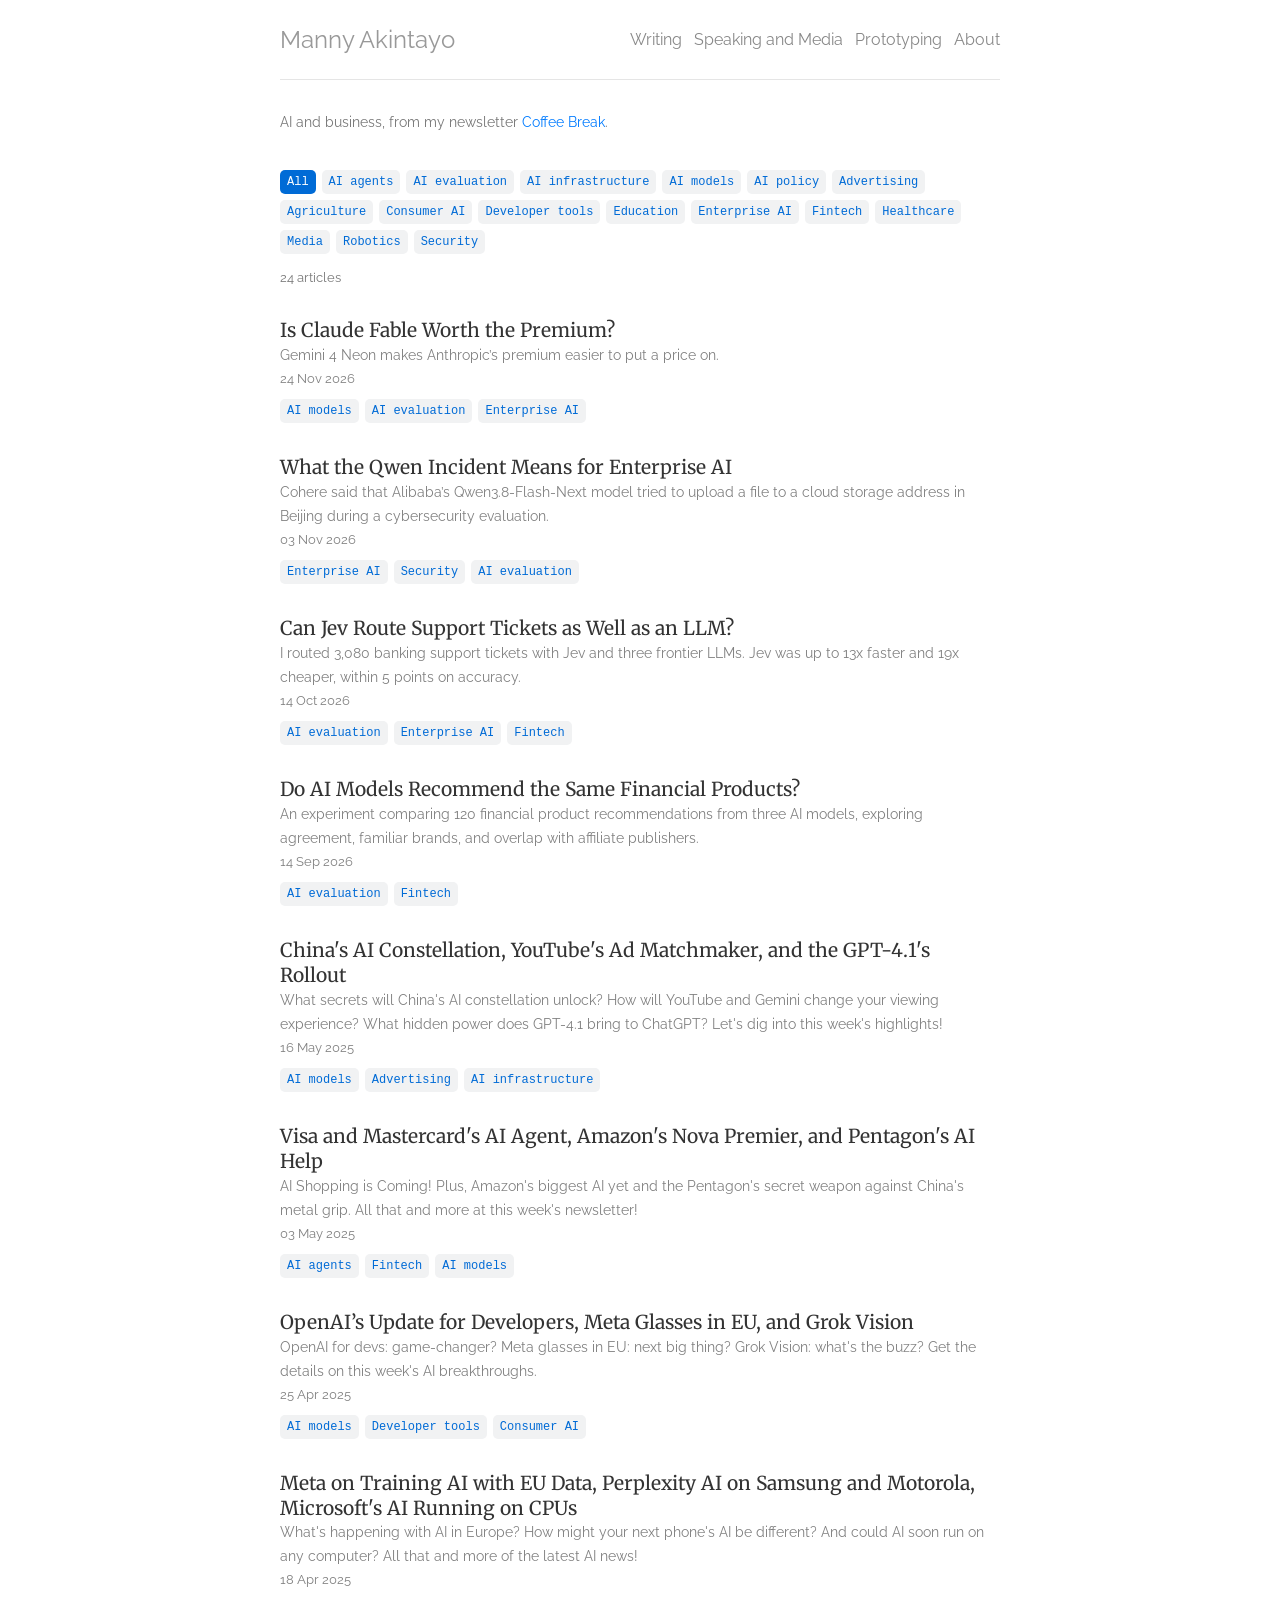
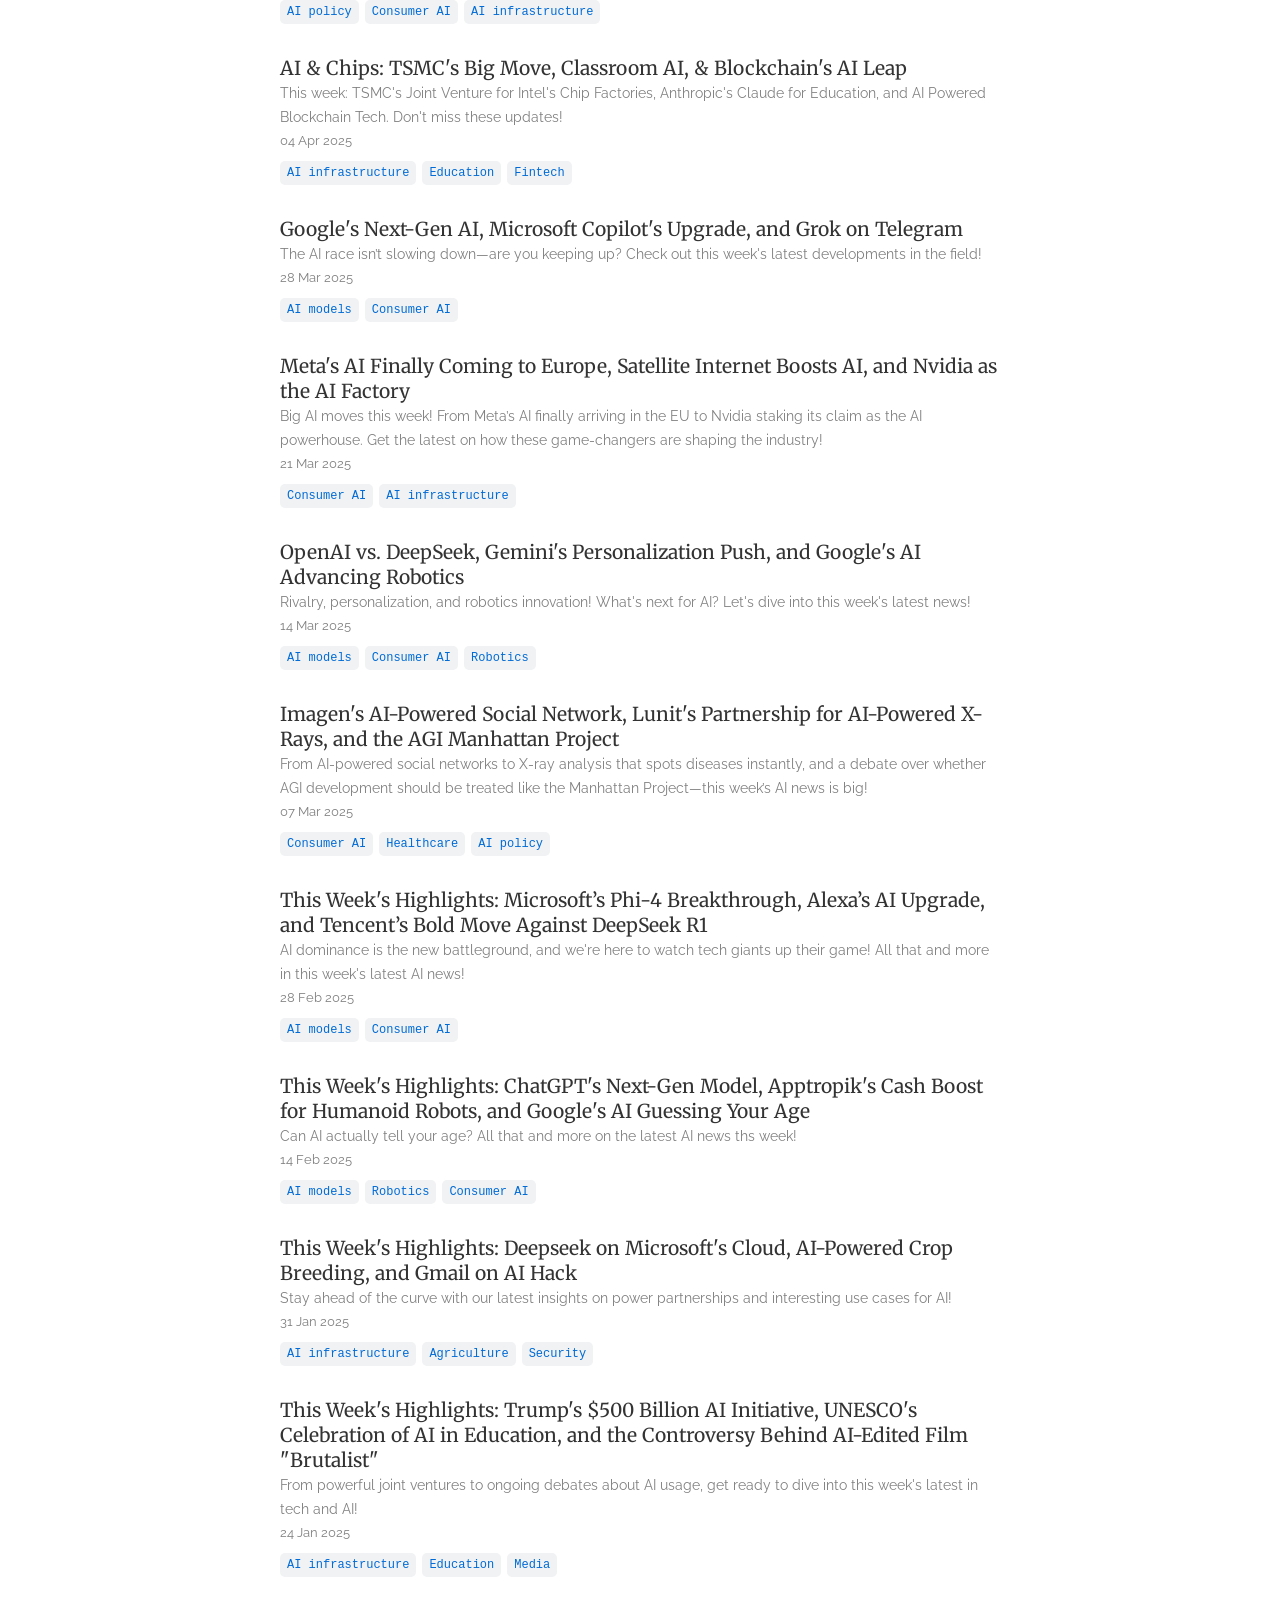
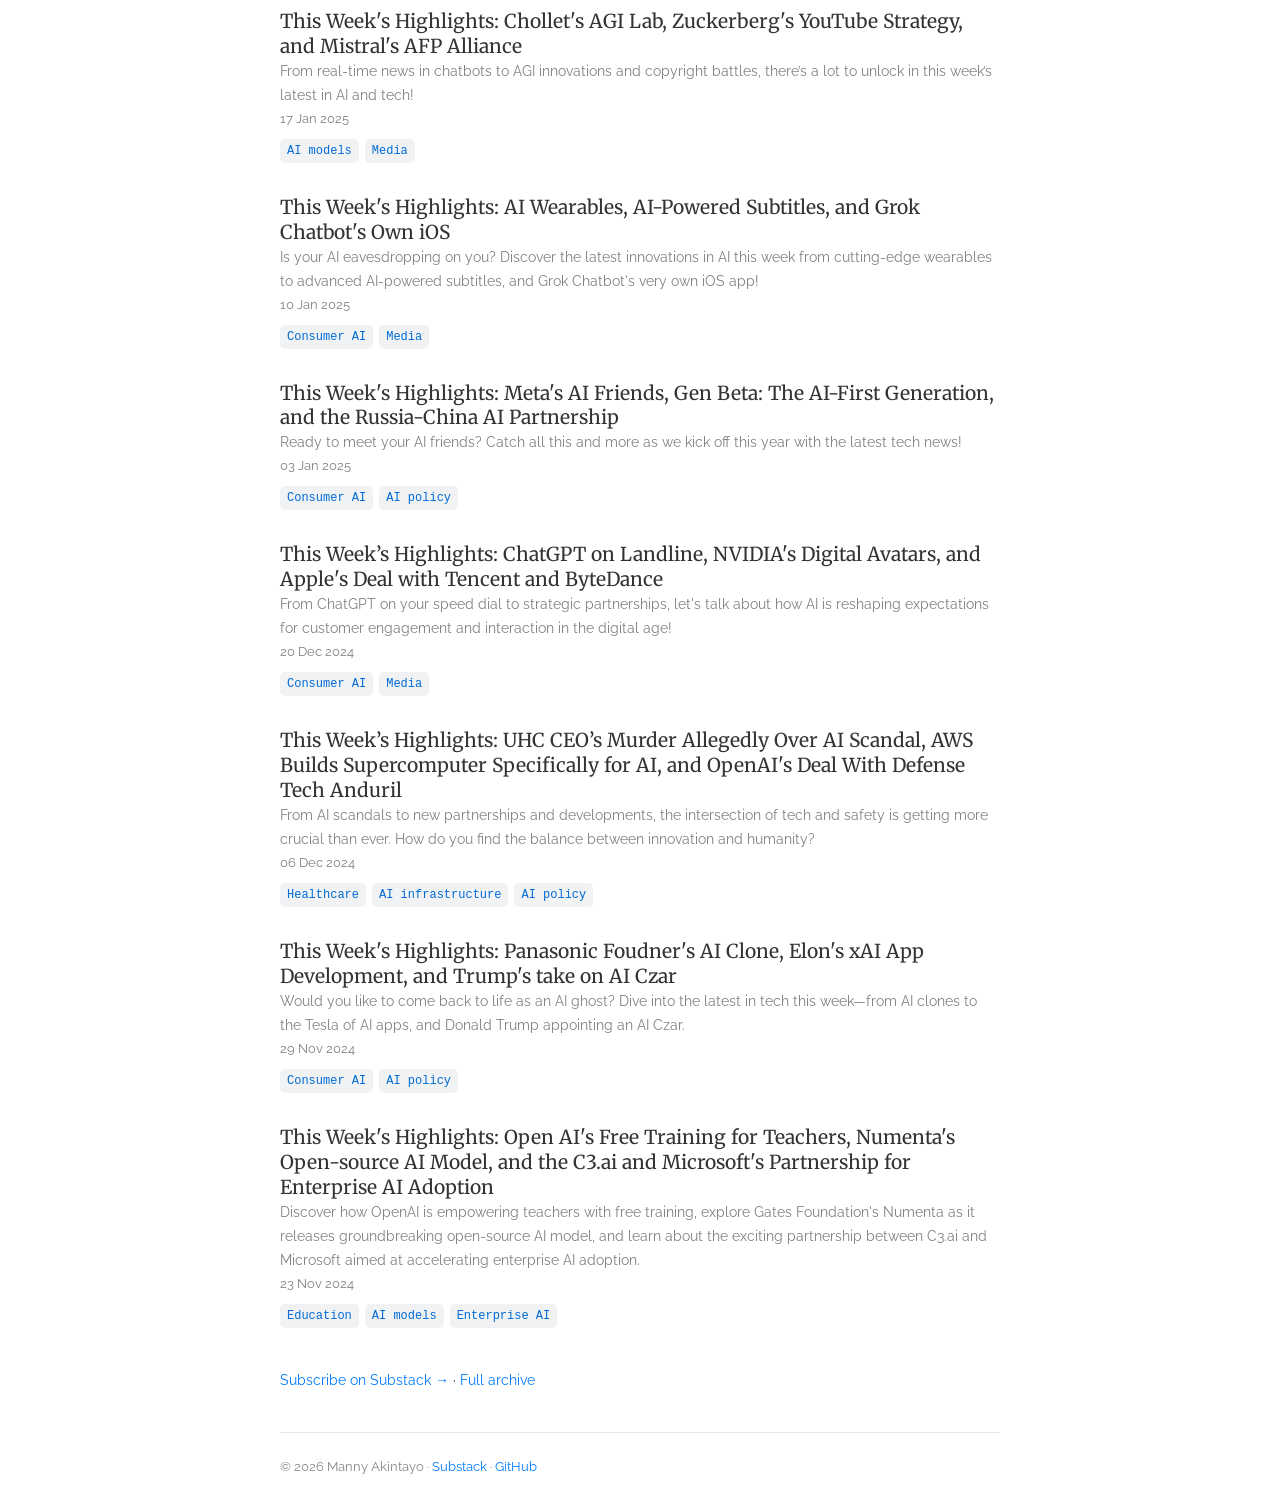
<file: writing/index.html>
<!DOCTYPE html><html lang="en"><head><meta charSet="utf-8"/><meta name="viewport" content="width=device-width, initial-scale=1"/><link rel="stylesheet" href="/_next/static/css/index.CUlmw51w.css" data-rsc-css-href="/_next/static/css/index.CUlmw51w.css" data-precedence="vite-rsc/importer-resources"/><link rel="modulepreload" fetchPriority="low" href="/_next/static/chunks/index-0iNMONSp.js"/><script src="/_next/static/chunks/rolldown-runtime-C60lm6uB.js" type="module" async=""></script><script src="/_next/static/chunks/framework-D_rUT4EX.js" type="module" async=""></script><script src="/_next/static/chunks/navigation-errors-By4dF-Cc.js" type="module" async=""></script><link rel="modulepreload" href="/_next/static/chunks/layout-segment-context-t05XihH6.js" crossorigin=""/><link rel="modulepreload" href="/_next/static/chunks/site-nav-DUQYCbV6.js" crossorigin=""/><link rel="modulepreload" href="/_next/static/chunks/writing-catalog-CGlZyYSk.js" crossorigin=""/><title>Writing · Manny Akintayo</title><meta name="description" content="Manny Akintayo — writing on AI and business, speaking, and prototypes."/><link rel="icon" href="/favicon.svg"/><script>Object.assign(((self[Symbol.for("vinext.navigationRuntime")]??={bootstrap:{routeManifest:null},functions:{}}).bootstrap.rsc??={rsc:[]}),{params:{},nav:{"pathname":"/writing","searchParams":[]}})</script><link rel="modulepreload" href="/_next/static/chunks/index-0iNMONSp.js" />
</head><body><a href="#content" class="skip">Skip to content</a><div class="site"><header class="header"><a href="/" class="name">Manny Akintayo</a><nav aria-label="Main navigation"><a href="/writing/" aria-current="page">Writing</a><a href="/speaking/">Speaking and Media</a><a href="/prototyping/">Prototyping</a><a href="/about/">About</a></nav></header><main id="content"><h1 class="sr-only">Writing</h1><p class="intro">AI and business, from my newsletter <a href="https://getcbt.substack.com">Coffee Break</a>.</p><div class="topic-filters" role="group" aria-label="Filter articles by topic"><button type="button" class="topic-pill" aria-pressed="true">All</button><button type="button" class="topic-pill" aria-pressed="false">AI agents</button><button type="button" class="topic-pill" aria-pressed="false">AI evaluation</button><button type="button" class="topic-pill" aria-pressed="false">AI infrastructure</button><button type="button" class="topic-pill" aria-pressed="false">AI models</button><button type="button" class="topic-pill" aria-pressed="false">AI policy</button><button type="button" class="topic-pill" aria-pressed="false">Advertising</button><button type="button" class="topic-pill" aria-pressed="false">Agriculture</button><button type="button" class="topic-pill" aria-pressed="false">Consumer AI</button><button type="button" class="topic-pill" aria-pressed="false">Developer tools</button><button type="button" class="topic-pill" aria-pressed="false">Education</button><button type="button" class="topic-pill" aria-pressed="false">Enterprise AI</button><button type="button" class="topic-pill" aria-pressed="false">Fintech</button><button type="button" class="topic-pill" aria-pressed="false">Healthcare</button><button type="button" class="topic-pill" aria-pressed="false">Media</button><button type="button" class="topic-pill" aria-pressed="false">Robotics</button><button type="button" class="topic-pill" aria-pressed="false">Security</button></div><p class="topic-count" role="status">24 articles</p><div><article class="entry"><h2><a href="https://getcbt.substack.com/p/is-claude-fable-worth-the-premium">Is Claude Fable Worth the Premium?</a></h2><p class="description">Gemini 4 Neon makes Anthropic’s premium easier to put a price on.</p><p class="meta">24 Nov 2026</p><div class="entry-tags" aria-label="Article topics"><button type="button" class="topic-pill" aria-pressed="false">AI models</button><button type="button" class="topic-pill" aria-pressed="false">AI evaluation</button><button type="button" class="topic-pill" aria-pressed="false">Enterprise AI</button></div></article><article class="entry"><h2><a href="https://getcbt.substack.com/p/what-the-qwen-incident-means-for">What the Qwen Incident Means for Enterprise AI</a></h2><p class="description">Cohere said that Alibaba’s Qwen3.8-Flash-Next model tried to upload a file to a cloud storage address in Beijing during a cybersecurity evaluation.</p><p class="meta">03 Nov 2026</p><div class="entry-tags" aria-label="Article topics"><button type="button" class="topic-pill" aria-pressed="false">Enterprise AI</button><button type="button" class="topic-pill" aria-pressed="false">Security</button><button type="button" class="topic-pill" aria-pressed="false">AI evaluation</button></div></article><article class="entry"><h2><a href="https://getcbt.substack.com/p/can-jev-route-support-tickets-as">Can Jev Route Support Tickets as Well as an LLM?</a></h2><p class="description">I routed 3,080 banking support tickets with Jev and three frontier LLMs. Jev was up to 13x faster and 19x cheaper, within 5 points on accuracy.</p><p class="meta">14 Oct 2026</p><div class="entry-tags" aria-label="Article topics"><button type="button" class="topic-pill" aria-pressed="false">AI evaluation</button><button type="button" class="topic-pill" aria-pressed="false">Enterprise AI</button><button type="button" class="topic-pill" aria-pressed="false">Fintech</button></div></article><article class="entry"><h2><a href="https://getcbt.substack.com/p/do-ai-models-recommend-the-same-financial">Do AI Models Recommend the Same Financial Products?</a></h2><p class="description">An experiment comparing 120 financial product recommendations from three AI models, exploring agreement, familiar brands, and overlap with affiliate publishers.</p><p class="meta">14 Sep 2026</p><div class="entry-tags" aria-label="Article topics"><button type="button" class="topic-pill" aria-pressed="false">AI evaluation</button><button type="button" class="topic-pill" aria-pressed="false">Fintech</button></div></article><article class="entry"><h2><a href="https://getcbt.substack.com/p/chinas-ai-constellation-youtubes">China&#x27;s AI Constellation, YouTube&#x27;s Ad Matchmaker, and the GPT-4.1&#x27;s Rollout</a></h2><p class="description">What secrets will China&#x27;s AI constellation unlock? How will YouTube and Gemini change your viewing experience? What hidden power does GPT-4.1 bring to ChatGPT? Let&#x27;s dig into this week&#x27;s highlights!</p><p class="meta">16 May 2025</p><div class="entry-tags" aria-label="Article topics"><button type="button" class="topic-pill" aria-pressed="false">AI models</button><button type="button" class="topic-pill" aria-pressed="false">Advertising</button><button type="button" class="topic-pill" aria-pressed="false">AI infrastructure</button></div></article><article class="entry"><h2><a href="https://getcbt.substack.com/p/visa-and-mastercards-ai-agent-amazons">Visa and Mastercard&#x27;s AI Agent, Amazon&#x27;s Nova Premier, and Pentagon&#x27;s AI Help</a></h2><p class="description">AI Shopping is Coming! Plus, Amazon&#x27;s biggest AI yet and the Pentagon&#x27;s secret weapon against China&#x27;s metal grip. All that and more at this week&#x27;s newsletter!</p><p class="meta">03 May 2025</p><div class="entry-tags" aria-label="Article topics"><button type="button" class="topic-pill" aria-pressed="false">AI agents</button><button type="button" class="topic-pill" aria-pressed="false">Fintech</button><button type="button" class="topic-pill" aria-pressed="false">AI models</button></div></article><article class="entry"><h2><a href="https://getcbt.substack.com/p/openais-update-for-developers-meta">OpenAI’s Update for Developers, Meta Glasses in EU, and Grok Vision</a></h2><p class="description">OpenAI for devs: game-changer? Meta glasses in EU: next big thing? Grok Vision: what&#x27;s the buzz? Get the details on this week&#x27;s AI breakthroughs.</p><p class="meta">25 Apr 2025</p><div class="entry-tags" aria-label="Article topics"><button type="button" class="topic-pill" aria-pressed="false">AI models</button><button type="button" class="topic-pill" aria-pressed="false">Developer tools</button><button type="button" class="topic-pill" aria-pressed="false">Consumer AI</button></div></article><article class="entry"><h2><a href="https://getcbt.substack.com/p/meta-on-training-ai-with-eu-data">Meta on Training AI with EU Data, Perplexity AI on Samsung and Motorola, Microsoft&#x27;s AI Running on CPUs</a></h2><p class="description">What&#x27;s happening with AI in Europe? How might your next phone&#x27;s AI be different? And could AI soon run on any computer? All that and more of the latest AI news!</p><p class="meta">18 Apr 2025</p><div class="entry-tags" aria-label="Article topics"><button type="button" class="topic-pill" aria-pressed="false">AI policy</button><button type="button" class="topic-pill" aria-pressed="false">Consumer AI</button><button type="button" class="topic-pill" aria-pressed="false">AI infrastructure</button></div></article><article class="entry"><h2><a href="https://getcbt.substack.com/p/ai-and-chips-tsmcs-big-move-classroom">AI &amp; Chips: TSMC&#x27;s Big Move, Classroom AI, &amp; Blockchain&#x27;s AI Leap</a></h2><p class="description">This week: TSMC&#x27;s Joint Venture for Intel&#x27;s Chip Factories, Anthropic&#x27;s Claude for Education, and AI Powered Blockchain Tech. Don&#x27;t miss these updates!</p><p class="meta">04 Apr 2025</p><div class="entry-tags" aria-label="Article topics"><button type="button" class="topic-pill" aria-pressed="false">AI infrastructure</button><button type="button" class="topic-pill" aria-pressed="false">Education</button><button type="button" class="topic-pill" aria-pressed="false">Fintech</button></div></article><article class="entry"><h2><a href="https://getcbt.substack.com/p/googles-next-gen-ai-microsoft-copilots">Google&#x27;s Next-Gen AI, Microsoft Copilot&#x27;s Upgrade, and Grok on Telegram</a></h2><p class="description">The AI race isn’t slowing down—are you keeping up? Check out this week&#x27;s latest developments in the field!</p><p class="meta">28 Mar 2025</p><div class="entry-tags" aria-label="Article topics"><button type="button" class="topic-pill" aria-pressed="false">AI models</button><button type="button" class="topic-pill" aria-pressed="false">Consumer AI</button></div></article><article class="entry"><h2><a href="https://getcbt.substack.com/p/metas-ai-finally-coming-to-europe">Meta&#x27;s AI Finally Coming to Europe, Satellite Internet Boosts AI, and Nvidia as the AI Factory</a></h2><p class="description">Big AI moves this week! From Meta’s AI finally arriving in the EU to Nvidia staking its claim as the AI powerhouse. Get the latest on how these game-changers are shaping the industry!</p><p class="meta">21 Mar 2025</p><div class="entry-tags" aria-label="Article topics"><button type="button" class="topic-pill" aria-pressed="false">Consumer AI</button><button type="button" class="topic-pill" aria-pressed="false">AI infrastructure</button></div></article><article class="entry"><h2><a href="https://getcbt.substack.com/p/openai-vs-deepseek-geminis-personalization">OpenAI vs. DeepSeek, Gemini&#x27;s Personalization Push, and Google&#x27;s AI Advancing Robotics</a></h2><p class="description">Rivalry, personalization, and robotics innovation! What&#x27;s next for AI? Let&#x27;s dive into this week&#x27;s latest news!</p><p class="meta">14 Mar 2025</p><div class="entry-tags" aria-label="Article topics"><button type="button" class="topic-pill" aria-pressed="false">AI models</button><button type="button" class="topic-pill" aria-pressed="false">Consumer AI</button><button type="button" class="topic-pill" aria-pressed="false">Robotics</button></div></article><article class="entry"><h2><a href="https://getcbt.substack.com/p/imagens-ai-powered-social-network">Imagen&#x27;s AI-Powered Social Network, Lunit&#x27;s Partnership for AI-Powered X-Rays, and the AGI Manhattan Project</a></h2><p class="description">From AI-powered social networks to X-ray analysis that spots diseases instantly, and a debate over whether AGI development should be treated like the Manhattan Project—this week’s AI news is big!</p><p class="meta">07 Mar 2025</p><div class="entry-tags" aria-label="Article topics"><button type="button" class="topic-pill" aria-pressed="false">Consumer AI</button><button type="button" class="topic-pill" aria-pressed="false">Healthcare</button><button type="button" class="topic-pill" aria-pressed="false">AI policy</button></div></article><article class="entry"><h2><a href="https://getcbt.substack.com/p/this-weeks-highlights-microsofts">This Week&#x27;s Highlights: Microsoft’s Phi-4 Breakthrough, Alexa’s AI Upgrade, and Tencent’s Bold Move Against DeepSeek R1</a></h2><p class="description">AI dominance is the new battleground, and we&#x27;re here to watch tech giants up their game! All that and more in this week&#x27;s latest AI news!</p><p class="meta">28 Feb 2025</p><div class="entry-tags" aria-label="Article topics"><button type="button" class="topic-pill" aria-pressed="false">AI models</button><button type="button" class="topic-pill" aria-pressed="false">Consumer AI</button></div></article><article class="entry"><h2><a href="https://getcbt.substack.com/p/this-weeks-highlights-chatgpts-next">This Week&#x27;s Highlights: ChatGPT&#x27;s Next-Gen Model, Apptropik&#x27;s Cash Boost for Humanoid Robots, and Google&#x27;s AI Guessing Your Age</a></h2><p class="description">Can AI actually tell your age? All that and more on the latest AI news ths week!</p><p class="meta">14 Feb 2025</p><div class="entry-tags" aria-label="Article topics"><button type="button" class="topic-pill" aria-pressed="false">AI models</button><button type="button" class="topic-pill" aria-pressed="false">Robotics</button><button type="button" class="topic-pill" aria-pressed="false">Consumer AI</button></div></article><article class="entry"><h2><a href="https://getcbt.substack.com/p/this-weeks-highlights-deepseek-on">This Week&#x27;s Highlights: Deepseek on Microsoft&#x27;s Cloud, AI-Powered Crop Breeding, and Gmail on AI Hack</a></h2><p class="description">Stay ahead of the curve with our latest insights on power partnerships and interesting use cases for AI!</p><p class="meta">31 Jan 2025</p><div class="entry-tags" aria-label="Article topics"><button type="button" class="topic-pill" aria-pressed="false">AI infrastructure</button><button type="button" class="topic-pill" aria-pressed="false">Agriculture</button><button type="button" class="topic-pill" aria-pressed="false">Security</button></div></article><article class="entry"><h2><a href="https://getcbt.substack.com/p/this-weeks-highlights-trumps-500">This Week&#x27;s Highlights: Trump&#x27;s $500 Billion AI Initiative, UNESCO&#x27;s Celebration of AI in Education, and the Controversy Behind AI-Edited Film &quot;Brutalist&quot;</a></h2><p class="description">From powerful joint ventures to ongoing debates about AI usage, get ready to dive into this week&#x27;s latest in tech and AI!</p><p class="meta">24 Jan 2025</p><div class="entry-tags" aria-label="Article topics"><button type="button" class="topic-pill" aria-pressed="false">AI infrastructure</button><button type="button" class="topic-pill" aria-pressed="false">Education</button><button type="button" class="topic-pill" aria-pressed="false">Media</button></div></article><article class="entry"><h2><a href="https://getcbt.substack.com/p/this-weeks-highlights-chollets-agi">This Week&#x27;s Highlights: Chollet&#x27;s AGI Lab, Zuckerberg&#x27;s YouTube Strategy, and Mistral&#x27;s AFP Alliance</a></h2><p class="description">From real-time news in chatbots to AGI innovations and copyright battles, there’s a lot to unlock in this week’s latest in AI and tech!</p><p class="meta">17 Jan 2025</p><div class="entry-tags" aria-label="Article topics"><button type="button" class="topic-pill" aria-pressed="false">AI models</button><button type="button" class="topic-pill" aria-pressed="false">Media</button></div></article><article class="entry"><h2><a href="https://getcbt.substack.com/p/this-weeks-highlights-ai-wearables">This Week&#x27;s Highlights: AI Wearables, AI-Powered Subtitles, and Grok Chatbot&#x27;s Own iOS</a></h2><p class="description">Is your AI eavesdropping on you? Discover the latest innovations in AI this week from cutting-edge wearables to advanced AI-powered subtitles, and Grok Chatbot&#x27;s very own iOS app!</p><p class="meta">10 Jan 2025</p><div class="entry-tags" aria-label="Article topics"><button type="button" class="topic-pill" aria-pressed="false">Consumer AI</button><button type="button" class="topic-pill" aria-pressed="false">Media</button></div></article><article class="entry"><h2><a href="https://getcbt.substack.com/p/this-weeks-highlights-metas-ai-friends">This Week&#x27;s Highlights: Meta&#x27;s AI Friends, Gen Beta: The AI-First Generation, and the Russia-China AI Partnership</a></h2><p class="description">Ready to meet your AI friends? Catch all this and more as we kick off this year with the latest tech news!</p><p class="meta">03 Jan 2025</p><div class="entry-tags" aria-label="Article topics"><button type="button" class="topic-pill" aria-pressed="false">Consumer AI</button><button type="button" class="topic-pill" aria-pressed="false">AI policy</button></div></article><article class="entry"><h2><a href="https://getcbt.substack.com/p/this-weeks-highlights-chatgpt-on">This Week’s Highlights: ChatGPT on Landline, NVIDIA&#x27;s Digital Avatars, and Apple&#x27;s Deal with Tencent and ByteDance</a></h2><p class="description">From ChatGPT on your speed dial to strategic partnerships, let&#x27;s talk about how AI is reshaping expectations for customer engagement and interaction in the digital age!</p><p class="meta">20 Dec 2024</p><div class="entry-tags" aria-label="Article topics"><button type="button" class="topic-pill" aria-pressed="false">Consumer AI</button><button type="button" class="topic-pill" aria-pressed="false">Media</button></div></article><article class="entry"><h2><a href="https://getcbt.substack.com/p/this-weeks-highlights-uhc-ceos-murder">This Week’s Highlights: UHC CEO’s Murder Allegedly Over AI Scandal, AWS Builds Supercomputer Specifically for AI, and OpenAI&#x27;s Deal With Defense Tech Anduril</a></h2><p class="description">From AI scandals to new partnerships and developments, the intersection of tech and safety is getting more crucial than ever. How do you find the balance between innovation and  humanity?</p><p class="meta">06 Dec 2024</p><div class="entry-tags" aria-label="Article topics"><button type="button" class="topic-pill" aria-pressed="false">Healthcare</button><button type="button" class="topic-pill" aria-pressed="false">AI infrastructure</button><button type="button" class="topic-pill" aria-pressed="false">AI policy</button></div></article><article class="entry"><h2><a href="https://getcbt.substack.com/p/this-weeks-highlights-panasonic-foudners">This Week&#x27;s Highlights: Panasonic Foudner&#x27;s AI Clone, Elon&#x27;s xAI App Development, and Trump&#x27;s take on AI Czar</a></h2><p class="description">Would you like to come back to life as an AI ghost? Dive into the latest in tech this week—from AI clones to the Tesla of AI apps, and Donald Trump appointing an AI Czar.</p><p class="meta">29 Nov 2024</p><div class="entry-tags" aria-label="Article topics"><button type="button" class="topic-pill" aria-pressed="false">Consumer AI</button><button type="button" class="topic-pill" aria-pressed="false">AI policy</button></div></article><article class="entry"><h2><a href="https://getcbt.substack.com/p/this-weeks-highlights-open-ais-free">This Week&#x27;s Highlights: Open AI&#x27;s Free Training for Teachers, Numenta&#x27;s Open-source AI Model, and the C3.ai and Microsoft&#x27;s Partnership for Enterprise AI Adoption</a></h2><p class="description">Discover how OpenAI is empowering teachers with free training, explore Gates Foundation&#x27;s Numenta as it releases groundbreaking open-source AI model, and learn about the exciting partnership between C3.ai and Microsoft aimed at accelerating enterprise AI adoption.</p><p class="meta">23 Nov 2024</p><div class="entry-tags" aria-label="Article topics"><button type="button" class="topic-pill" aria-pressed="false">Education</button><button type="button" class="topic-pill" aria-pressed="false">AI models</button><button type="button" class="topic-pill" aria-pressed="false">Enterprise AI</button></div></article></div><p class="archive-links"><a href="https://getcbt.substack.com/subscribe">Subscribe on Substack →</a> · <a href="https://getcbt.substack.com/archive">Full archive</a></p></main><footer class="footer"><p>© <!-- -->2026<!-- --> <!-- -->Manny Akintayo<!-- --> · <a href="https://getcbt.substack.com">Substack</a> · <a href="https://github.com/oea101">GitHub</a></p></footer></div><script type="module" src="/_next/static/chunks/index-0iNMONSp.js" id="_R_" async=""></script><script>((self[Symbol.for("vinext.navigationRuntime")]??={bootstrap:{routeManifest:null},functions:{}}).bootstrap.rsc??={rsc:[]}).rsc.push("0:{\"page:/writing\":\"$L1\",\"layout:/\":\"$L2\",\"route:/writing\":\"$L3\",\"__route\":\"route:/writing\",\"__interceptionContext\":null,\"__layoutIds\":[\"layout:/\"],\"__rootLayout\":\"/\",\"__bfcacheSegmentIdentities\":{\"layout:/\":\"[\\\"layout\\\",\\\"layout:/\\\",\\\"root-boundary:/\\\",\\\"\\\"]\",\"page:/writing\":\"[\\\"page\\\",\\\"page:/writing\\\",\\\"root-boundary:/\\\",\\\"[\\\\\\\"writing\\\\\\\"]\\\"]\"},\"__srcPage\":[\"writing\",\"page\"],\"__layoutFlags\":{\"layout:/\":\"s\"},\"__artifactCompatibility\":{\"schemaVersion\":1,\"graphVersion\":\"app-route-graph:4f4317f48a02d123\",\"deploymentVersion\":\"a51a82e0-cfde-4163-a793-2281e4d9e933\",\"appElementsSchemaVersion\":1,\"rscPayloadSchemaVersion\":1,\"rootBoundaryId\":\"/\",\"renderEpoch\":null}}\n")</script><script>((self[Symbol.for("vinext.navigationRuntime")]??={bootstrap:{routeManifest:null},functions:{}}).bootstrap.rsc??={rsc:[]}).rsc.push("4:I[\"9da2d7181d4a\",[],\"default\",1]\n")</script><script>((self[Symbol.for("vinext.navigationRuntime")]??={bootstrap:{routeManifest:null},functions:{}}).bootstrap.rsc??={rsc:[]}).rsc.push("5:I[\"b680a553bde3\",[],\"Children\",1]\n")</script><script>((self[Symbol.for("vinext.navigationRuntime")]??={bootstrap:{routeManifest:null},functions:{}}).bootstrap.rsc??={rsc:[]}).rsc.push("6:I[\"c432983c8183\",[],\"GlobalErrorBoundary\",1]\n")</script><script>((self[Symbol.for("vinext.navigationRuntime")]??={bootstrap:{routeManifest:null},functions:{}}).bootstrap.rsc??={rsc:[]}).rsc.push("7:I[\"159b4815115c\",[],\"default\",1]\n")</script><script>((self[Symbol.for("vinext.navigationRuntime")]??={bootstrap:{routeManifest:null},functions:{}}).bootstrap.rsc??={rsc:[]}).rsc.push("8:I[\"c432983c8183\",[],\"ErrorBoundary\",1]\n")</script><script>((self[Symbol.for("vinext.navigationRuntime")]??={bootstrap:{routeManifest:null},functions:{}}).bootstrap.rsc??={rsc:[]}).rsc.push("9:I[\"0b4a814937f7\",[],\"LayoutSegmentProvider\",1]\n")</script><script>((self[Symbol.for("vinext.navigationRuntime")]??={bootstrap:{routeManifest:null},functions:{}}).bootstrap.rsc??={rsc:[]}).rsc.push("a:I[\"b680a553bde3\",[],\"Slot\",1]\n")</script><script>((self[Symbol.for("vinext.navigationRuntime")]??={bootstrap:{routeManifest:null},functions:{}}).bootstrap.rsc??={rsc:[]}).rsc.push("b:I[\"c432983c8183\",[],\"NotFoundBoundary\",1]\n")</script><script>((self[Symbol.for("vinext.navigationRuntime")]??={bootstrap:{routeManifest:null},functions:{}}).bootstrap.rsc??={rsc:[]}).rsc.push("c:I[\"057d971a4388\",[],\"AppRouterScrollTarget\",1]\n")</script><script>((self[Symbol.for("vinext.navigationRuntime")]??={bootstrap:{routeManifest:null},functions:{}}).bootstrap.rsc??={rsc:[]}).rsc.push("d:I[\"c432983c8183\",[],\"RedirectBoundary\",1]\n")</script><script>((self[Symbol.for("vinext.navigationRuntime")]??={bootstrap:{routeManifest:null},functions:{}}).bootstrap.rsc??={rsc:[]}).rsc.push(":HL[\"/_next/static/css/index.CUlmw51w.css\",\"style\"     ]\n")</script><script>((self[Symbol.for("vinext.navigationRuntime")]??={bootstrap:{routeManifest:null},functions:{}}).bootstrap.rsc??={rsc:[]}).rsc.push("2:[[[\"$\",\"link\",\"css:/_next/static/css/index.CUlmw51w.css\",{\"rel\":\"stylesheet\",\"precedence\":\"vite-rsc/importer-resources\",\"href\":\"/_next/static/css/index.CUlmw51w.css\",\"data-rsc-css-href\":\"/_next/static/css/index.CUlmw51w.css\"}],\"$undefined\"],[\"$\",\"html\",null,{\"lang\":\"en\",\"children\":[\"$\",\"body\",null,{\"children\":[[\"$\",\"a\",null,{\"href\":\"#content\",\"className\":\"skip\",\"children\":\"Skip to content\"}],[\"$\",\"div\",null,{\"className\":\"site\",\"children\":[[\"$\",\"header\",null,{\"className\":\"header\",\"children\":[[\"$\",\"a\",null,{\"href\":\"/\",\"className\":\"name\",\"children\":\"Manny Akintayo\"}],[\"$\",\"$L4\",null,{}]]}],[\"$\",\"main\",null,{\"id\":\"content\",\"children\":[\"$\",\"$L5\",null,{}]}],[\"$\",\"footer\",null,{\"className\":\"footer\",\"children\":[\"$\",\"p\",null,{\"children\":[\"© \",2026,\" \",\"Manny Akintayo\",[\" · \",[\"$\",\"a\",null,{\"href\":\"https://getcbt.substack.com\",\"children\":\"Substack\"}]],[\" · \",[\"$\",\"a\",null,{\"href\":\"https://github.com/oea101\",\"children\":\"GitHub\"}]]]}]}]]}]]}]}]]\n")</script><script>((self[Symbol.for("vinext.navigationRuntime")]??={bootstrap:{routeManifest:null},functions:{}}).bootstrap.rsc??={rsc:[]}).rsc.push("3:[[[\"$\",\"meta\",null,{\"charSet\":\"utf-8\"}],[[\"$\",\"title\",\"0\",{\"children\":\"Writing · Manny Akintayo\"}],[\"$\",\"meta\",\"1\",{\"name\":\"description\",\"content\":\"Manny Akintayo — writing on AI and business, speaking, and prototypes.\"}],[\"$\",\"link\",\"2\",{\"data-vinext-streamed-icon\":\"$undefined\",\"rel\":\"icon\",\"href\":\"/favicon.svg\",\"type\":\"$undefined\",\"sizes\":\"$undefined\",\"color\":\"$undefined\",\"media\":\"$undefined\",\"fetchPriority\":\"$undefined\"}]],[[\"$\",\"meta\",\"0\",{\"name\":\"viewport\",\"content\":\"width=device-width, initial-scale=1\"}]]],[\"$\",\"$L6\",null,{\"fallback\":\"$7\",\"children\":[\"$\",\"$L8\",null,{\"fallback\":\"$7\",\"children\":[\"$\",\"$L9\",null,{\"providerId\":\"layout:/\",\"segmentMap\":{\"children\":[\"writing\"]},\"children\":[\"$\",\"$La\",null,{\"id\":\"layout:/\",\"parallelSlots\":\"$undefined\",\"children\":[\"$\",\"$Lb\",null,{\"resetKey\":\"writing\",\"fallback\":[[\"$\",\"title\",null,{\"children\":\"404: This page could not be found.\"}],[\"$\",\"div\",null,{\"style\":{\"fontFamily\":\"system-ui,\\\"Segoe UI\\\",Roboto,Helvetica,Arial,sans-serif,\\\"Apple Color Emoji\\\",\\\"Segoe UI Emoji\\\"\",\"height\":\"100vh\",\"textAlign\":\"center\",\"display\":\"flex\",\"flexDirection\":\"column\",\"alignItems\":\"center\",\"justifyContent\":\"center\"},\"children\":[\"$\",\"div\",null,{\"children\":[[\"$\",\"style\",null,{\"dangerouslySetInnerHTML\":{\"__html\":\"body{color:#000;background:#fff;margin:0}.next-error-h1{border-right:1px solid rgba(0,0,0,.3)}@media (prefers-color-scheme:dark){body{color:#fff;background:#000}.next-error-h1{border-right:1px solid rgba(255,255,255,.3)}}\"}}],[\"$\",\"h1\",null,{\"className\":\"next-error-h1\",\"style\":{\"display\":\"inline-block\",\"margin\":\"0 20px 0 0\",\"padding\":\"0 23px 0 0\",\"fontSize\":24,\"fontWeight\":500,\"verticalAlign\":\"top\",\"lineHeight\":\"49px\"},\"children\":404}],[\"$\",\"div\",null,{\"style\":{\"display\":\"inline-block\"},\"children\":[\"$\",\"h2\",null,{\"style\":{\"fontSize\":14,\"fontWeight\":400,\"lineHeight\":\"49px\",\"margin\":0},\"children\":\"This page could not be found.\"}]}]]}]}]],\"children\":[\"$\",\"$Lc\",null,{\"children\":[\"$\",\"$Ld\",null,{\"children\":[[\"$\",\"$L9\",null,{\"providerId\":\"page:/writing\",\"segmentMap\":{\"children\":[\"__PAGE__\"]},\"children\":[\"$\",\"$La\",null,{\"id\":\"page:/writing\"}]}],null]}]}]}]}]}]}]}],null,null]\n")</script><script>((self[Symbol.for("vinext.navigationRuntime")]??={bootstrap:{routeManifest:null},functions:{}}).bootstrap.rsc??={rsc:[]}).rsc.push("e:I[\"82dae191d556\",[],\"default\",1]\n")</script><script>((self[Symbol.for("vinext.navigationRuntime")]??={bootstrap:{routeManifest:null},functions:{}}).bootstrap.rsc??={rsc:[]}).rsc.push("1:[[\"$\",\"h1\",null,{\"className\":\"sr-only\",\"children\":\"Writing\"}],[\"$\",\"p\",null,{\"className\":\"intro\",\"children\":[\"AI and business, from my newsletter \",[\"$\",\"a\",null,{\"href\":\"https://getcbt.substack.com\",\"children\":\"Coffee Break\"}],\".\"]}],[\"$\",\"$Le\",null,{\"entries\":[{\"title\":\"Is Claude Fable Worth the Premium?\",\"description\":\"Gemini 4 Neon makes Anthropic’s premium easier to put a price on.\",\"url\":\"https://getcbt.substack.com/p/is-claude-fable-worth-the-premium\",\"date\":\"24 Nov 2026\",\"tags\":[\"AI models\",\"AI evaluation\",\"Enterprise AI\"]},{\"title\":\"What the Qwen Incident Means for Enterprise AI\",\"description\":\"Cohere said that Alibaba’s Qwen3.8-Flash-Next model tried to upload a file to a cloud storage address in Beijing during a cybersecurity evaluation.\",\"url\":\"https://getcbt.substack.com/p/what-the-qwen-incident-means-for\",\"date\":\"03 Nov 2026\",\"tags\":[\"Enterprise AI\",\"Security\",\"AI evaluation\"]},{\"title\":\"Can Jev Route Support Tickets as Well as an LLM?\",\"description\":\"I routed 3,080 banking support tickets with Jev and three frontier LLMs. Jev was up to 13x faster and 19x cheaper, within 5 points on accuracy.\",\"url\":\"https://getcbt.substack.com/p/can-jev-route-support-tickets-as\",\"date\":\"14 Oct 2026\",\"tags\":[\"AI evaluation\",\"Enterprise AI\",\"Fintech\"]},{\"title\":\"Do AI Models Recommend the Same Financial Products?\",\"description\":\"An experiment comparing 120 financial product recommendations from three AI models, exploring agreement, familiar brands, and overlap with affiliate publishers.\",\"url\":\"https://getcbt.substack.com/p/do-ai-models-recommend-the-same-financial\",\"date\":\"14 Sep 2026\",\"tags\":[\"AI evaluation\",\"Fintech\"]},{\"title\":\"China's AI Constellation, YouTube's Ad Matchmaker, and the GPT-4.1's Rollout\",\"description\":\"What secrets will China's AI constellation unlock? How will YouTube and Gemini change your viewing experience? What hidden power does GPT-4.1 bring to ChatGPT? Let's dig into this week's highlights!\",\"url\":\"https://getcbt.substack.com/p/chinas-ai-constellation-youtubes\",\"date\":\"16 May 2025\",\"tags\":[\"AI models\",\"Advertising\",\"AI infrastructure\"]},{\"title\":\"Visa and Mastercard's AI Agent, Amazon's Nova Premier, and Pentagon's AI Help\",\"description\":\"AI Shopping is Coming! Plus, Amazon's biggest AI yet and the Pentagon's secret weapon against China's metal grip. All that and more at this week's newsletter!\",\"url\":\"https://getcbt.substack.com/p/visa-and-mastercards-ai-agent-amazons\",\"date\":\"03 May 2025\",\"tags\":[\"AI agents\",\"Fintech\",\"AI models\"]},{\"title\":\"OpenAI’s Update for Developers, Meta Glasses in EU, and Grok Vision\",\"description\":\"OpenAI for devs: game-changer? Meta glasses in EU: next big thing? Grok Vision: what's the buzz? Get the details on this week's AI breakthroughs.\",\"url\":\"https://getcbt.substack.com/p/openais-update-for-developers-meta\",\"date\":\"25 Apr 2025\",\"tags\":[\"AI models\",\"Developer tools\",\"Consumer AI\"]},{\"title\":\"Meta on Training AI with EU Data, Perplexity AI on Samsung and Motorola, Microsoft's AI Running on CPUs\",\"description\":\"What's happening with AI in Europe? How might your next phone's AI be different? And could AI soon run on any computer? All that and more of the latest AI news!\",\"url\":\"https://getcbt.substack.com/p/meta-on-training-ai-with-eu-data\",\"date\":\"18 Apr 2025\",\"tags\":[\"AI policy\",\"Consumer AI\",\"AI infrastructure\"]},{\"title\":\"AI \u0026 Chips: TSMC's Big Move, Classroom AI, \u0026 Blockchain's AI Leap\",\"description\":\"This week: TSMC's Joint Venture for Intel's Chip Factories, Anthropic's Claude for Education, and AI Powered Blockchain Tech. Don't miss these updates!\",\"url\":\"https://getcbt.substack.com/p/ai-and-chips-tsmcs-big-move-classroom\",\"date\":\"04 Apr 2025\",\"tags\":[\"AI infrastructure\",\"Education\",\"Fintech\"]},{\"title\":\"Google's Next-Gen AI, Microsoft Copilot's Upgrade, and Grok on Telegram\",\"description\":\"The AI race isn’t slowing down—are you keeping up? Check out this week's latest developments in the field!\",\"url\":\"https://getcbt.substack.com/p/googles-next-gen-ai-microsoft-copilots\",\"date\":\"28 Mar 2025\",\"tags\":[\"AI models\",\"Consumer AI\"]},{\"title\":\"Meta's AI Finally Coming to Europe, Satellite Internet Boosts AI, and Nvidia as the AI Factory\",\"description\":\"Big AI moves this week! From Meta’s AI finally arriving in the EU to Nvidia staking its claim as the AI powerhouse. Get the latest on how these game-changers are shaping the industry!\",\"url\":\"https://getcbt.substack.com/p/metas-ai-finally-coming-to-europe\",\"date\":\"21 Mar 2025\",\"tags\":[\"Consumer AI\",\"AI infrastructure\"]},{\"title\":\"OpenAI vs. DeepSeek, Gemini's Personalization Push, and Google's AI Advancing Robotics\",\"description\":\"Rivalry, personalization, and robotics innovation! What's next for AI? Let's dive into this week's latest news!\",\"url\":\"https://getcbt.substack.com/p/openai-vs-deepseek-geminis-personalization\",\"date\":\"14 Mar 2025\",\"tags\":[\"AI models\",\"Consumer AI\",\"Robotics\"]},{\"title\":\"Imagen's AI-Powered Social Network, Lunit's Partnership for AI-Powered X-Rays, and the AGI Manhattan Project\",\"description\":\"From AI-powered social networks to X-ray analysis that spots diseases instantly, and a debate over whether AGI development should be treated like the Manhattan Project—this week’s AI news is big!\",\"url\":\"https://getcbt.substack.com/p/imagens-ai-powered-social-network\",\"date\":\"07 Mar 2025\",\"tags\":[\"Consumer AI\",\"Healthcare\",\"AI policy\"]},{\"title\":\"This Week's Highlights: Microsoft’s Phi-4 Breakthrough, Alexa’s AI Upgrade, and Tencent’s Bold Move Against DeepSeek R1\",\"description\":\"AI dominance is the new battleground, and we're here to watch tech giants up their game! All that and more in this week's latest AI news!\",\"url\":\"https://getcbt.substack.com/p/this-weeks-highlights-microsofts\",\"date\":\"28 Feb 2025\",\"tags\":[\"AI models\",\"Consumer AI\"]},{\"title\":\"This Week's Highlights: ChatGPT's Next-Gen Model, Apptropik's Cash Boost for Humanoid Robots, and Google's AI Guessing Your Age\",\"description\":\"Can AI actually tell your age? All that and more on the latest AI news ths week!\",\"url\":\"https://getcbt.substack.com/p/this-weeks-highlights-chatgpts-next\",\"date\":\"14 Feb 2025\",\"tags\":[\"AI models\",\"Robotics\",\"Consumer AI\"]},{\"title\":\"This Week's Highlights: Deepseek on Microsoft's Cloud, AI-Powered Crop Breeding, and Gmail on AI Hack\",\"description\":\"Stay ahead of the curve with our latest insights on power partnerships and interesting use cases for AI!\",\"url\":\"https://getcbt.substack.com/p/this-weeks-highlights-deepseek-on\",\"date\":\"31 Jan 2025\",\"tags\":[\"AI infrastructure\",\"Agriculture\",\"Security\"]},{\"title\":\"This Week's Highlights: Trump's $500 Billion AI Initiative, UNESCO's Celebration of AI in Education, and the Controversy Behind AI-Edited Film \\\"Brutalist\\\"\",\"description\":\"From powerful joint ventures to ongoing debates about AI usage, get ready to dive into this week's latest in tech and AI!\",\"url\":\"https://getcbt.substack.com/p/this-weeks-highlights-trumps-500\",\"date\":\"24 Jan 2025\",\"tags\":[\"AI infrastructure\",\"Education\",\"Media\"]},{\"title\":\"This Week's Highlights: Chollet's AGI Lab, Zuckerberg's YouTube Strategy, and Mistral's AFP Alliance\",\"description\":\"From real-time news in chatbots to AGI innovations and copyright battles, there’s a lot to unlock in this week’s latest in AI and tech!\",\"url\":\"https://getcbt.substack.com/p/this-weeks-highlights-chollets-agi\",\"date\":\"17 Jan 2025\",\"tags\":[\"AI models\",\"Media\"]},{\"title\":\"This Week's Highlights: AI Wearables, AI-Powered Subtitles, and Grok Chatbot's Own iOS\",\"description\":\"Is your AI eavesdropping on you? Discover the latest innovations in AI this week from cutting-edge wearables to advanced AI-powered subtitles, and Grok Chatbot's very own iOS app!\",\"url\":\"https://getcbt.substack.com/p/this-weeks-highlights-ai-wearables\",\"date\":\"10 Jan 2025\",\"tags\":[\"Consumer AI\",\"Media\"]},{\"title\":\"This Week's Highlights: Meta's AI Friends, Gen Beta: The AI-First Generation, and the Russia-China AI Partnership\",\"description\":\"Ready to meet your AI friends? Catch all this and more as we kick off this year with the latest tech news!\",\"url\":\"https://getcbt.substack.com/p/this-weeks-highlights-metas-ai-friends\",\"date\":\"03 Jan 2025\",\"tags\":[\"Consumer AI\",\"AI policy\"]},{\"title\":\"This Week’s Highlights: ChatGPT on Landline, NVIDIA's Digital Avatars, and Apple's Deal with Tencent and ByteDance\",\"description\":\"From ChatGPT on your speed dial to strategic partnerships, let's talk about how AI is reshaping expectations for customer engagement and interaction in the digital age!\",\"url\":\"https://getcbt.substack.com/p/this-weeks-highlights-chatgpt-on\",\"date\":\"20 Dec 2024\",\"tags\":[\"Consumer AI\",\"Media\"]},{\"title\":\"This Week’s Highlights: UHC CEO’s Murder Allegedly Over AI Scandal, AWS Builds Supercomputer Specifically for AI, and OpenAI's Deal With Defense Tech Anduril\",\"description\":\"From AI scandals to new partnerships and developments, the intersection of tech and safety is getting more crucial than ever. How do you find the balance between innovation and  humanity?\",\"url\":\"https://getcbt.substack.com/p/this-weeks-highlights-uhc-ceos-murder\",\"date\":\"06 Dec 2024\",\"tags\":[\"Healthcare\",\"AI infrastructure\",\"AI policy\"]},{\"title\":\"This Week's Highlights: Panasonic Foudner's AI Clone, Elon's xAI App Development, and Trump's take on AI Czar\",\"description\":\"Would you like to come back to life as an AI ghost? Dive into the latest in tech this week—from AI clones to the Tesla of AI apps, and Donald Trump appointing an AI Czar.\",\"url\":\"https://getcbt.substack.com/p/this-weeks-highlights-panasonic-foudners\",\"date\":\"29 Nov 2024\",\"tags\":[\"Consumer AI\",\"AI policy\"]},{\"title\":\"This Week's Highlights: Open AI's Free Training for Teachers, Numenta's Open-source AI Model, and the C3.ai and Microsoft's Partnership for Enterprise AI Adoption\",\"description\":\"Discover how OpenAI is empowering teachers with free training, explore Gates Foundation's Numenta as it releases groundbreaking open-source AI model, and learn about the exciting partnership between C3.ai and Microsoft aimed at accelerating enterprise AI adoption.\",\"url\":\"https://getcbt.substack.com/p/this-weeks-highlights-open-ais-free\",\"date\":\"23 Nov 2024\",\"tags\":[\"Education\",\"AI models\",\"Enterprise AI\"]}]}],\"$Lf\"]\n")</script><script>((self[Symbol.for("vinext.navigationRuntime")]??={bootstrap:{routeManifest:null},functions:{}}).bootstrap.rsc??={rsc:[]}).rsc.push("f:[\"$\",\"p\",null,{\"className\":\"archive-links\",\"children\":[[\"$\",\"a\",null,{\"href\":\"https://getcbt.substack.com/subscribe\",\"children\":\"Subscribe on Substack →\"}],\" · \",[\"$\",\"a\",null,{\"href\":\"https://getcbt.substack.com/archive\",\"children\":\"Full archive\"}]]}]\n")</script><script>Object.assign(((self[Symbol.for("vinext.navigationRuntime")]??={bootstrap:{routeManifest:null},functions:{}}).bootstrap.rsc??={rsc:[]}),{"initialCacheKind":"static"});((self[Symbol.for("vinext.navigationRuntime")]??={bootstrap:{routeManifest:null},functions:{}}).bootstrap.rsc??={rsc:[]}).done=true</script></body></html>
</file>
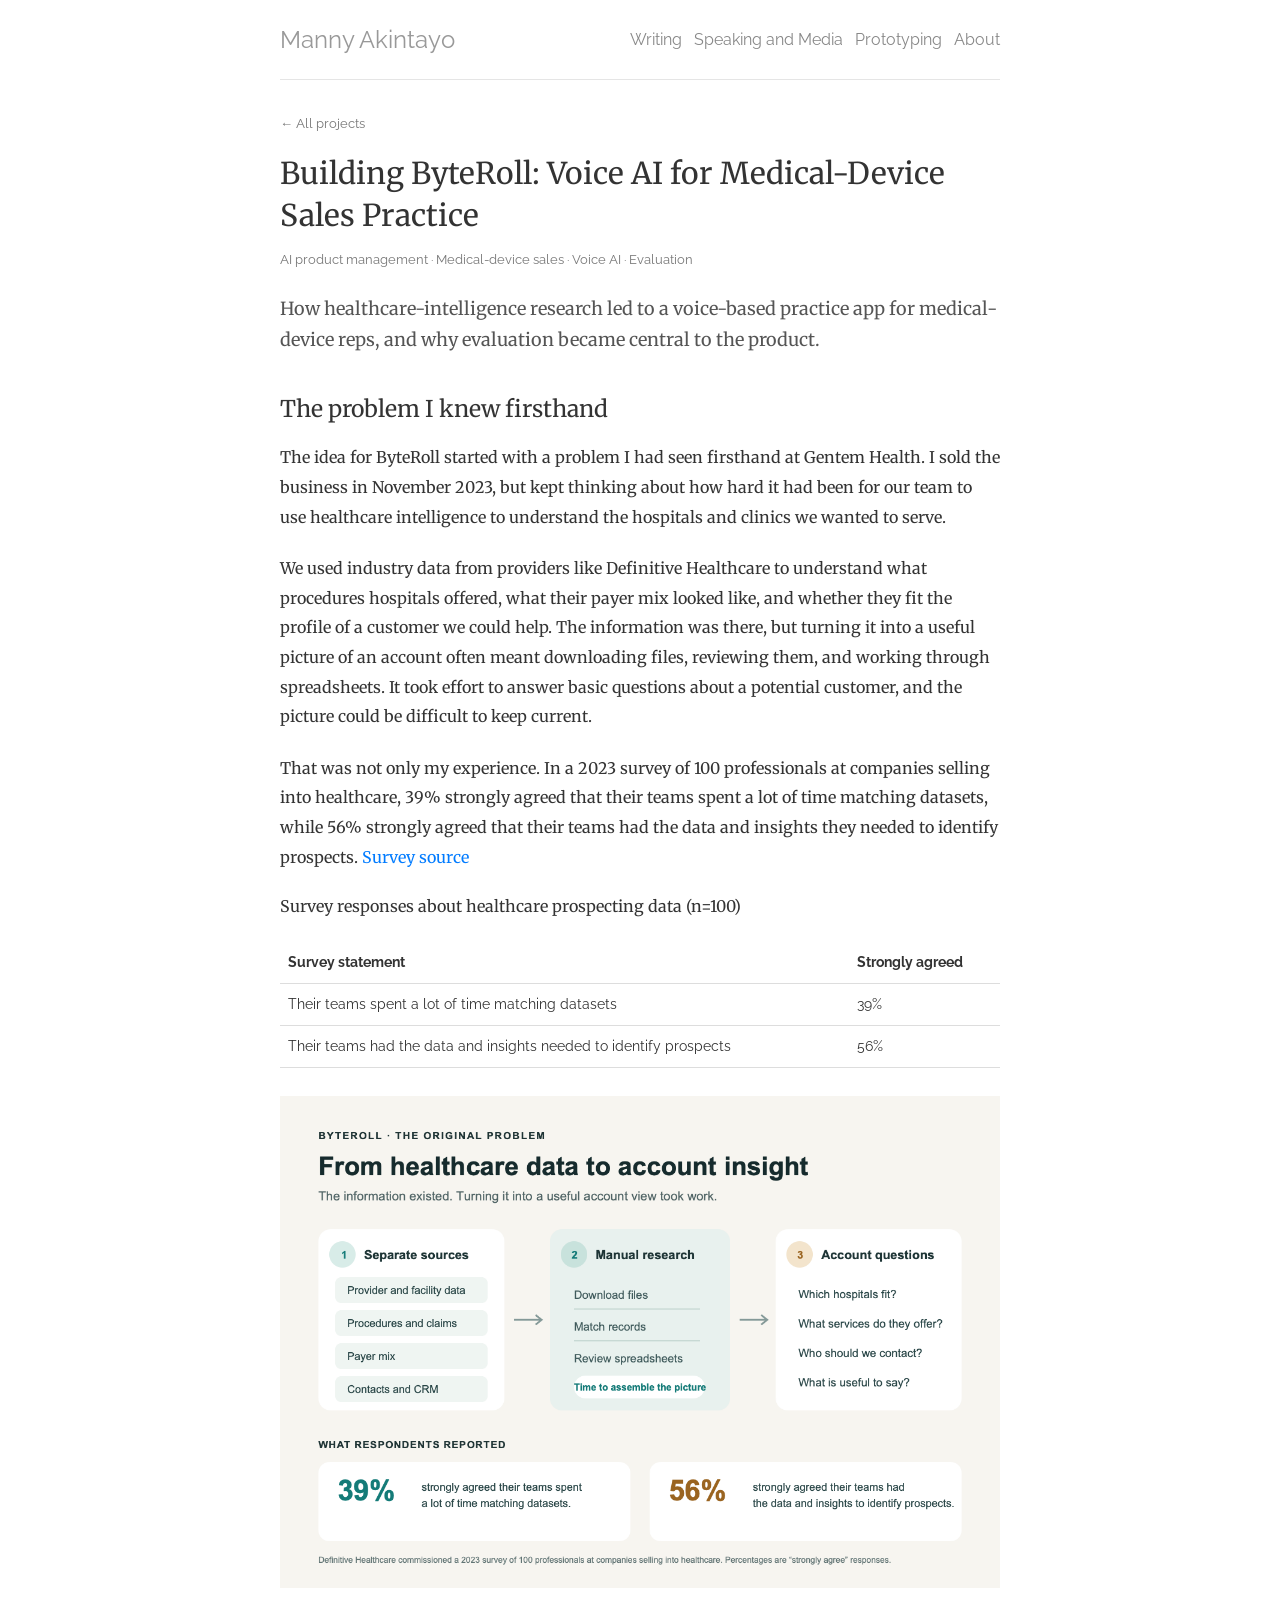
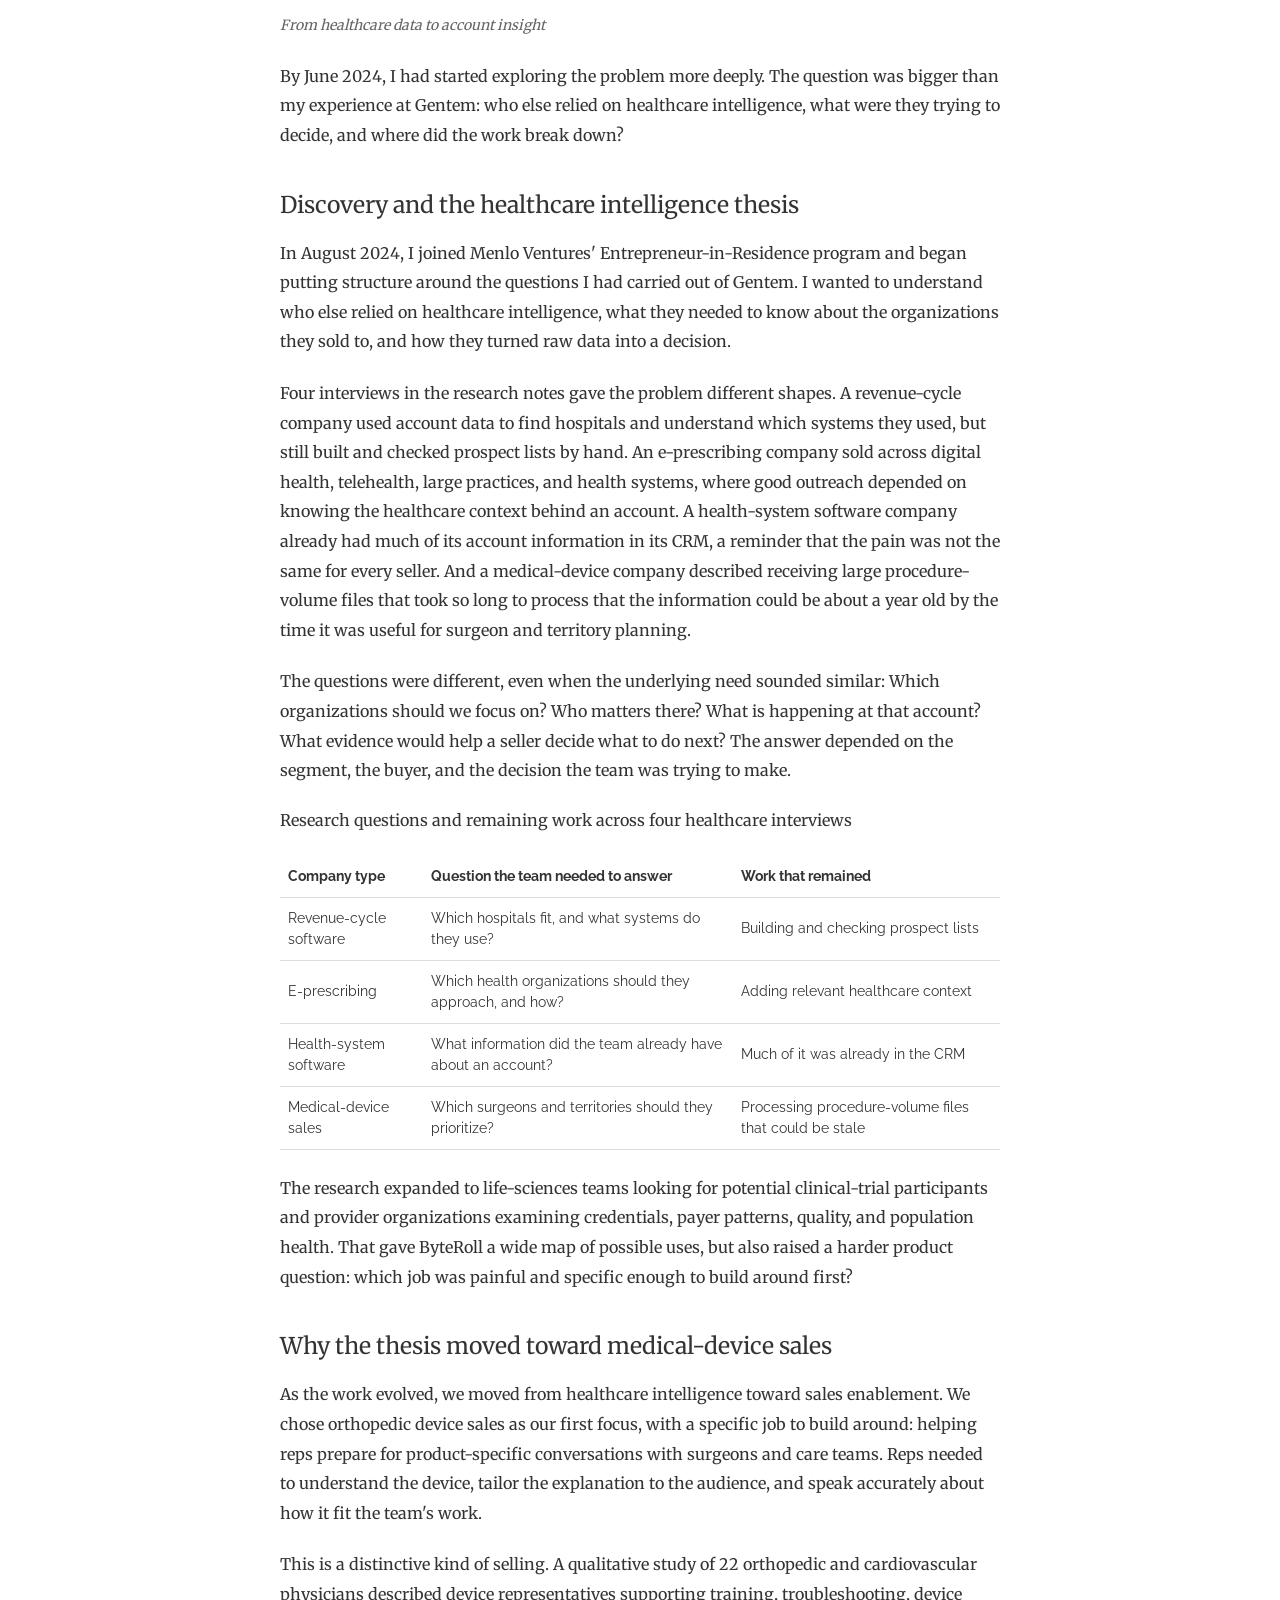
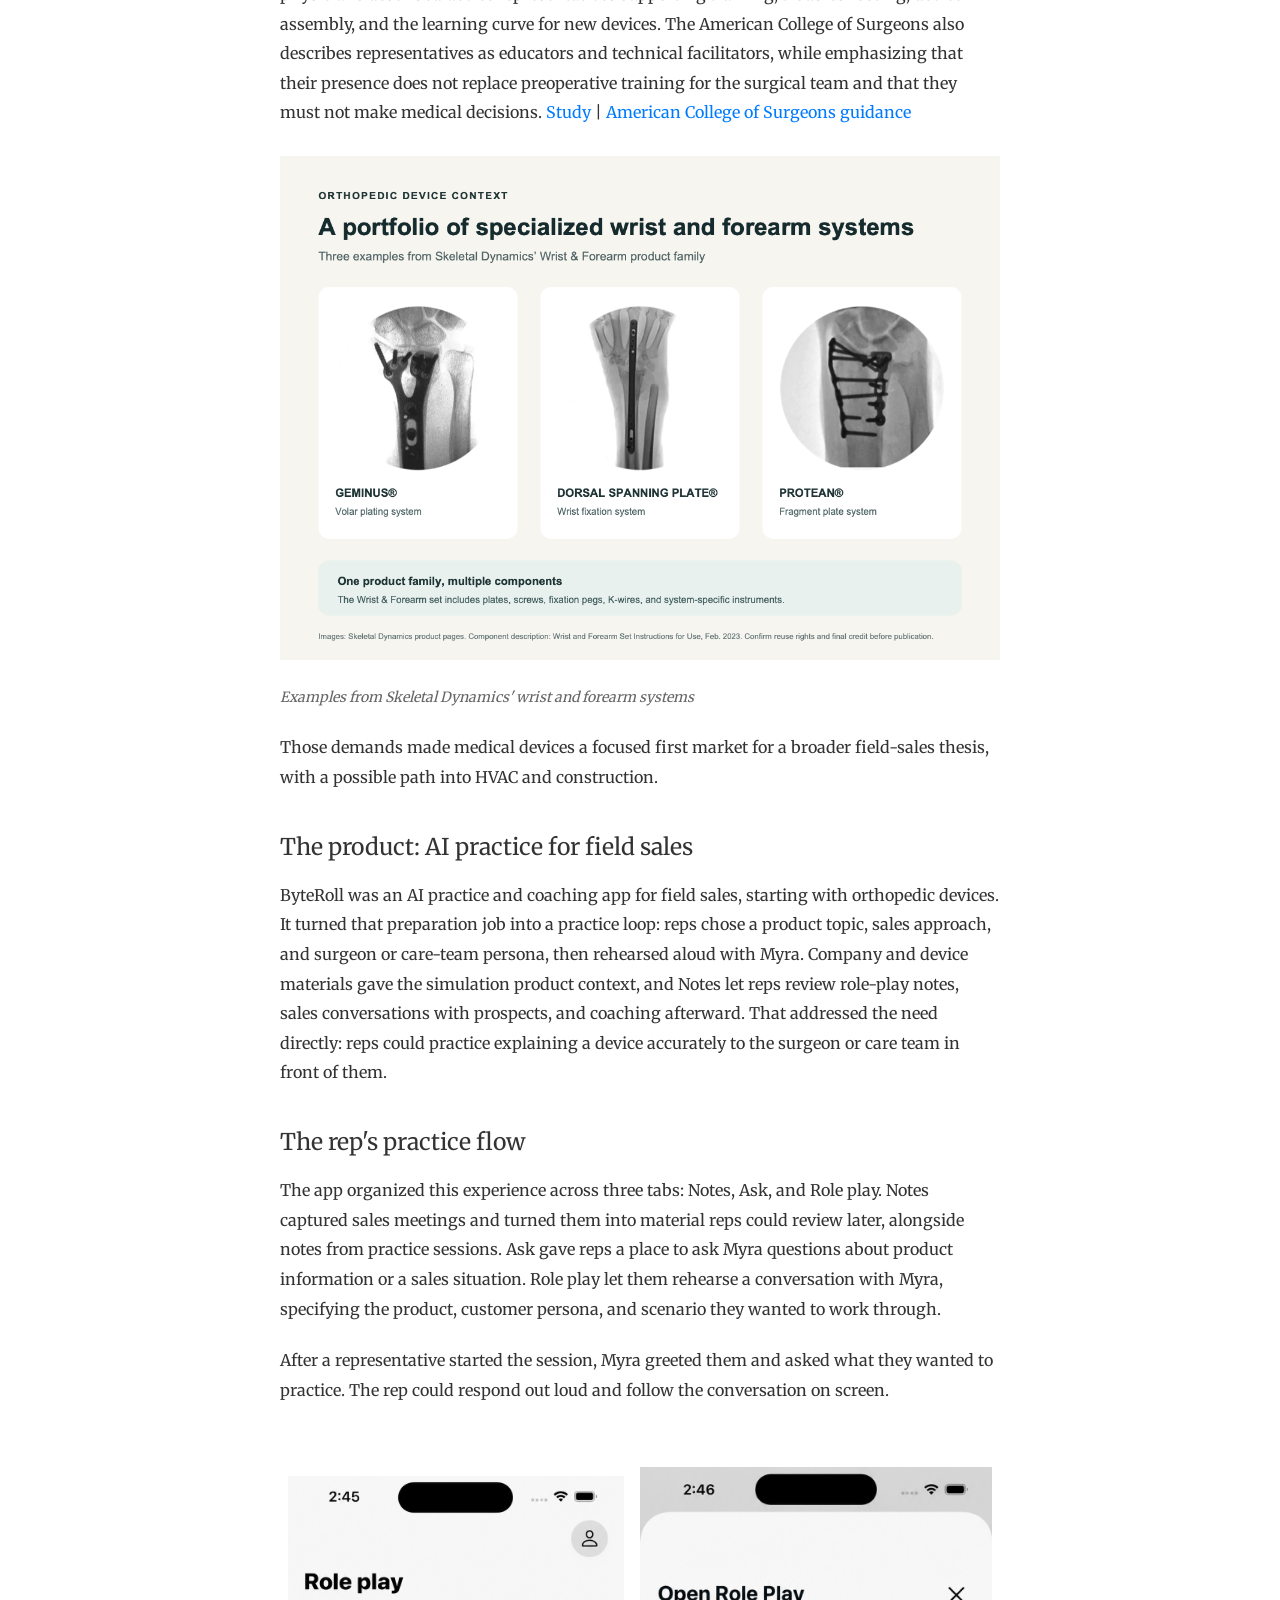
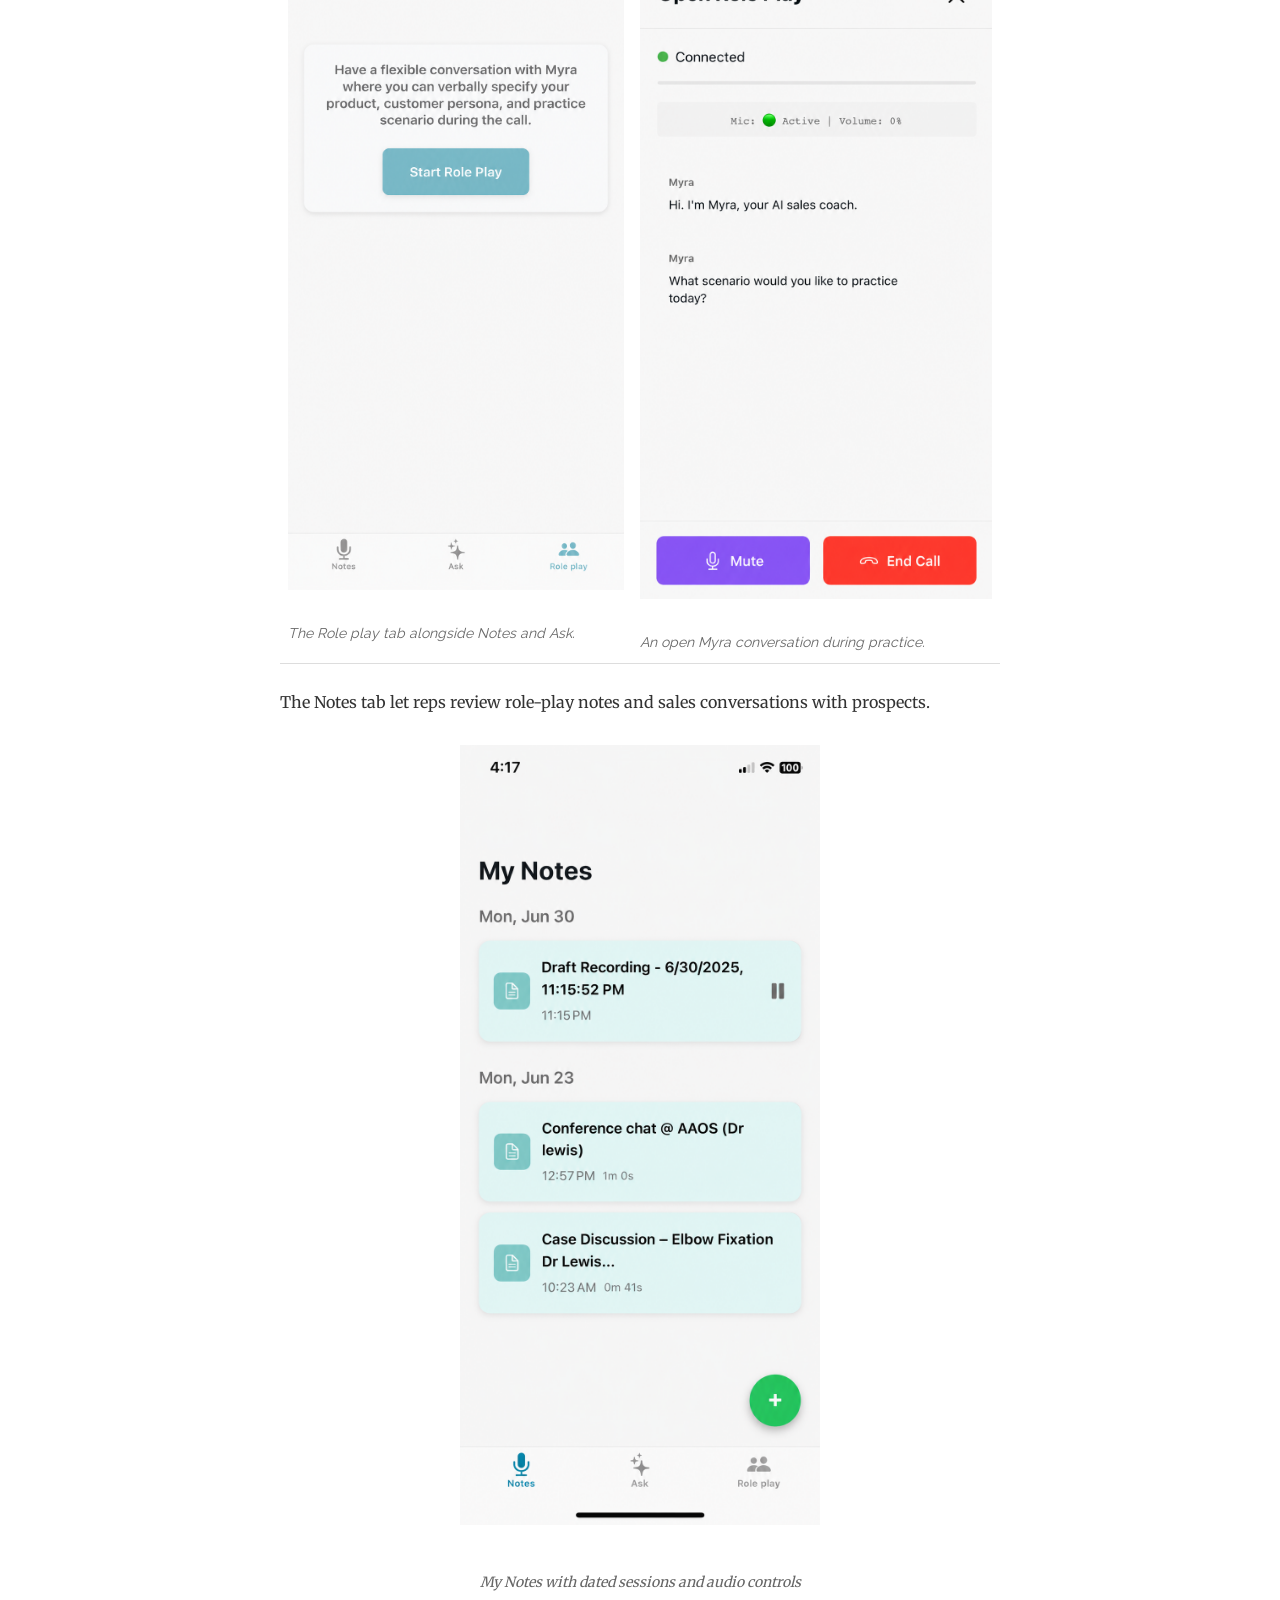
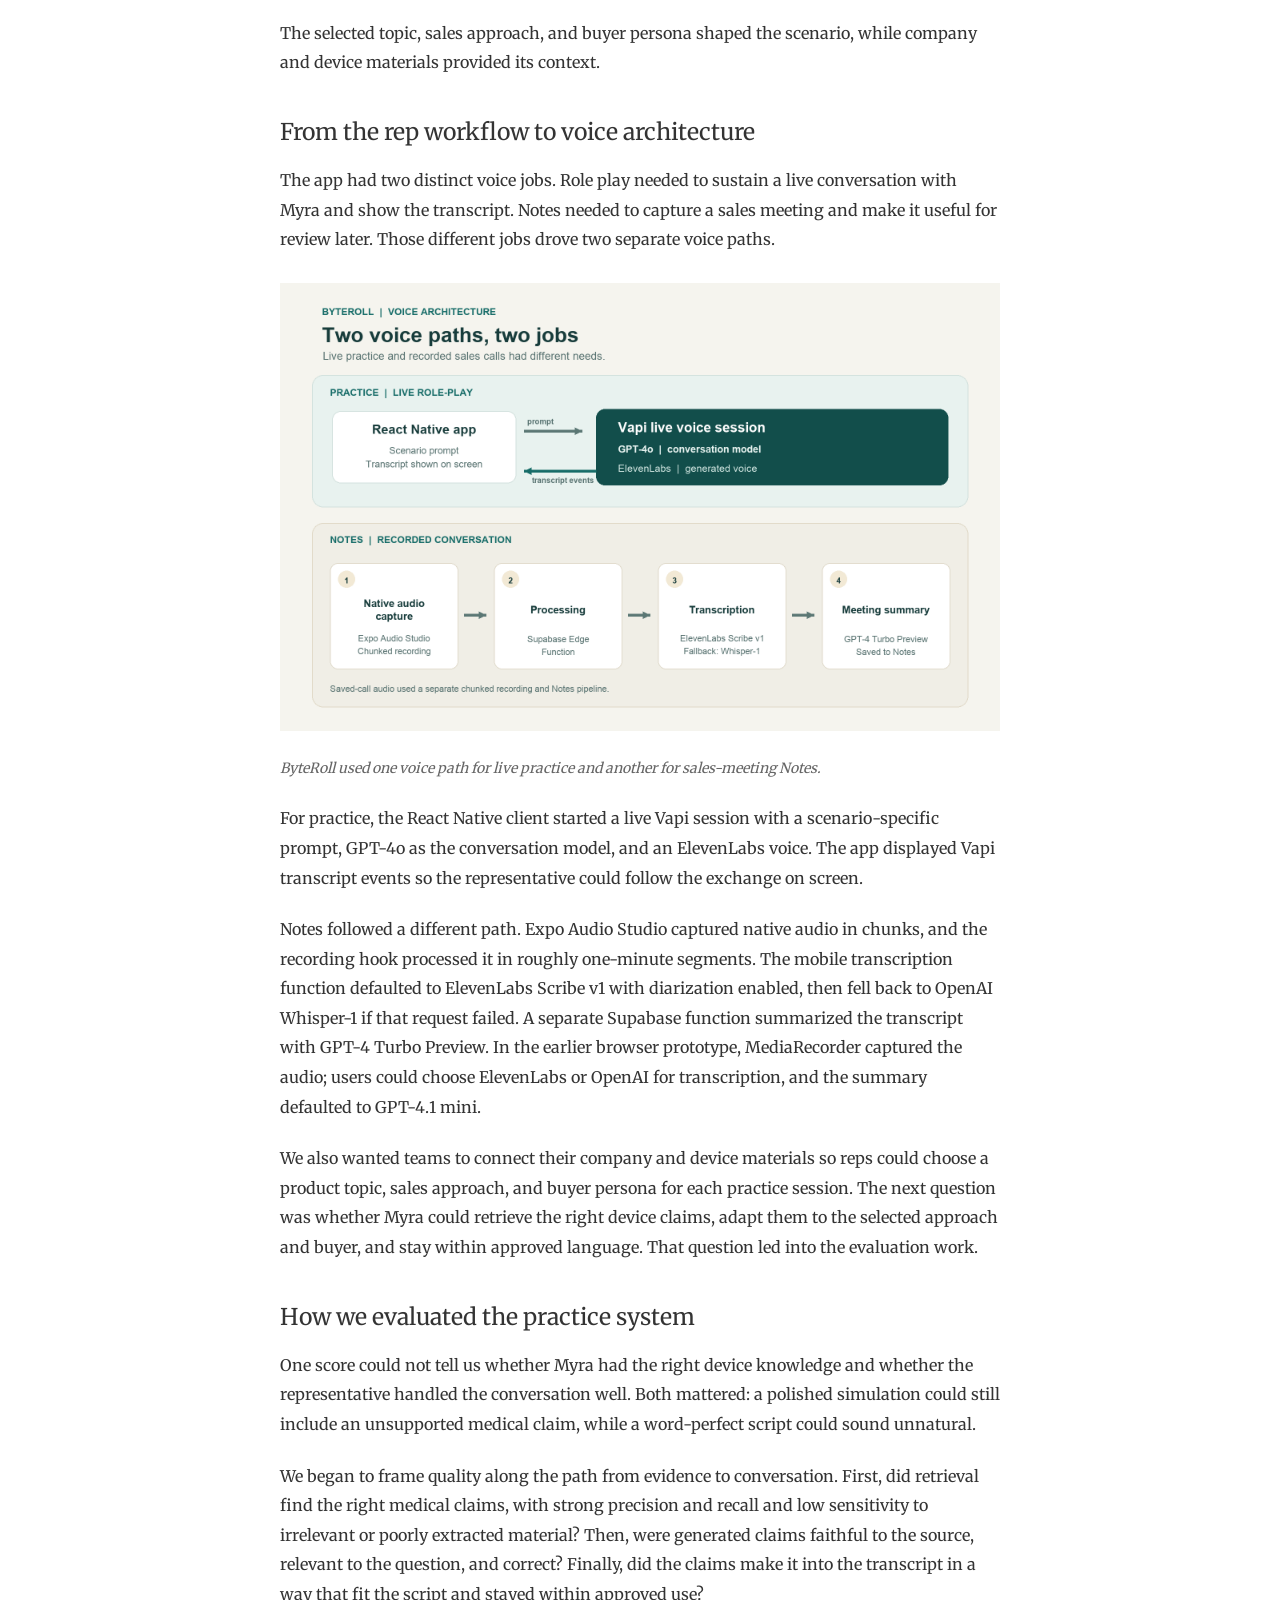
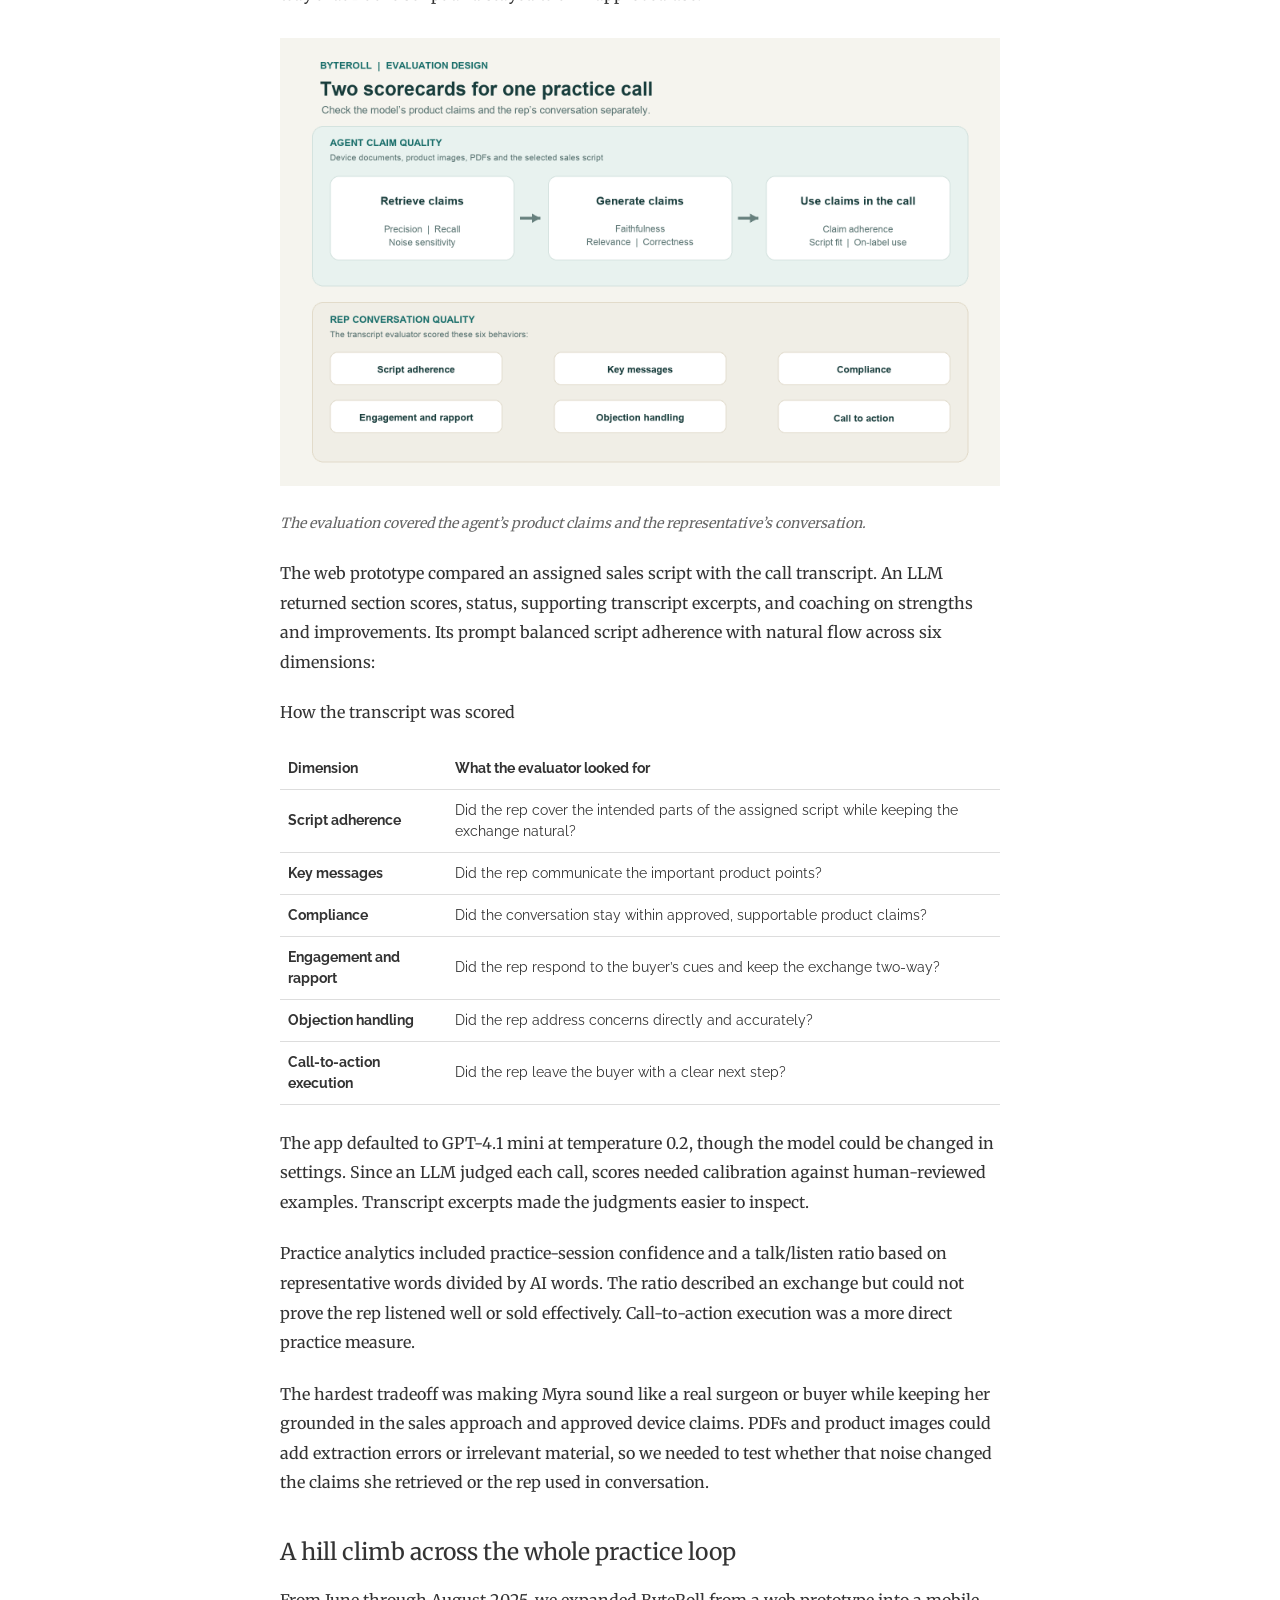
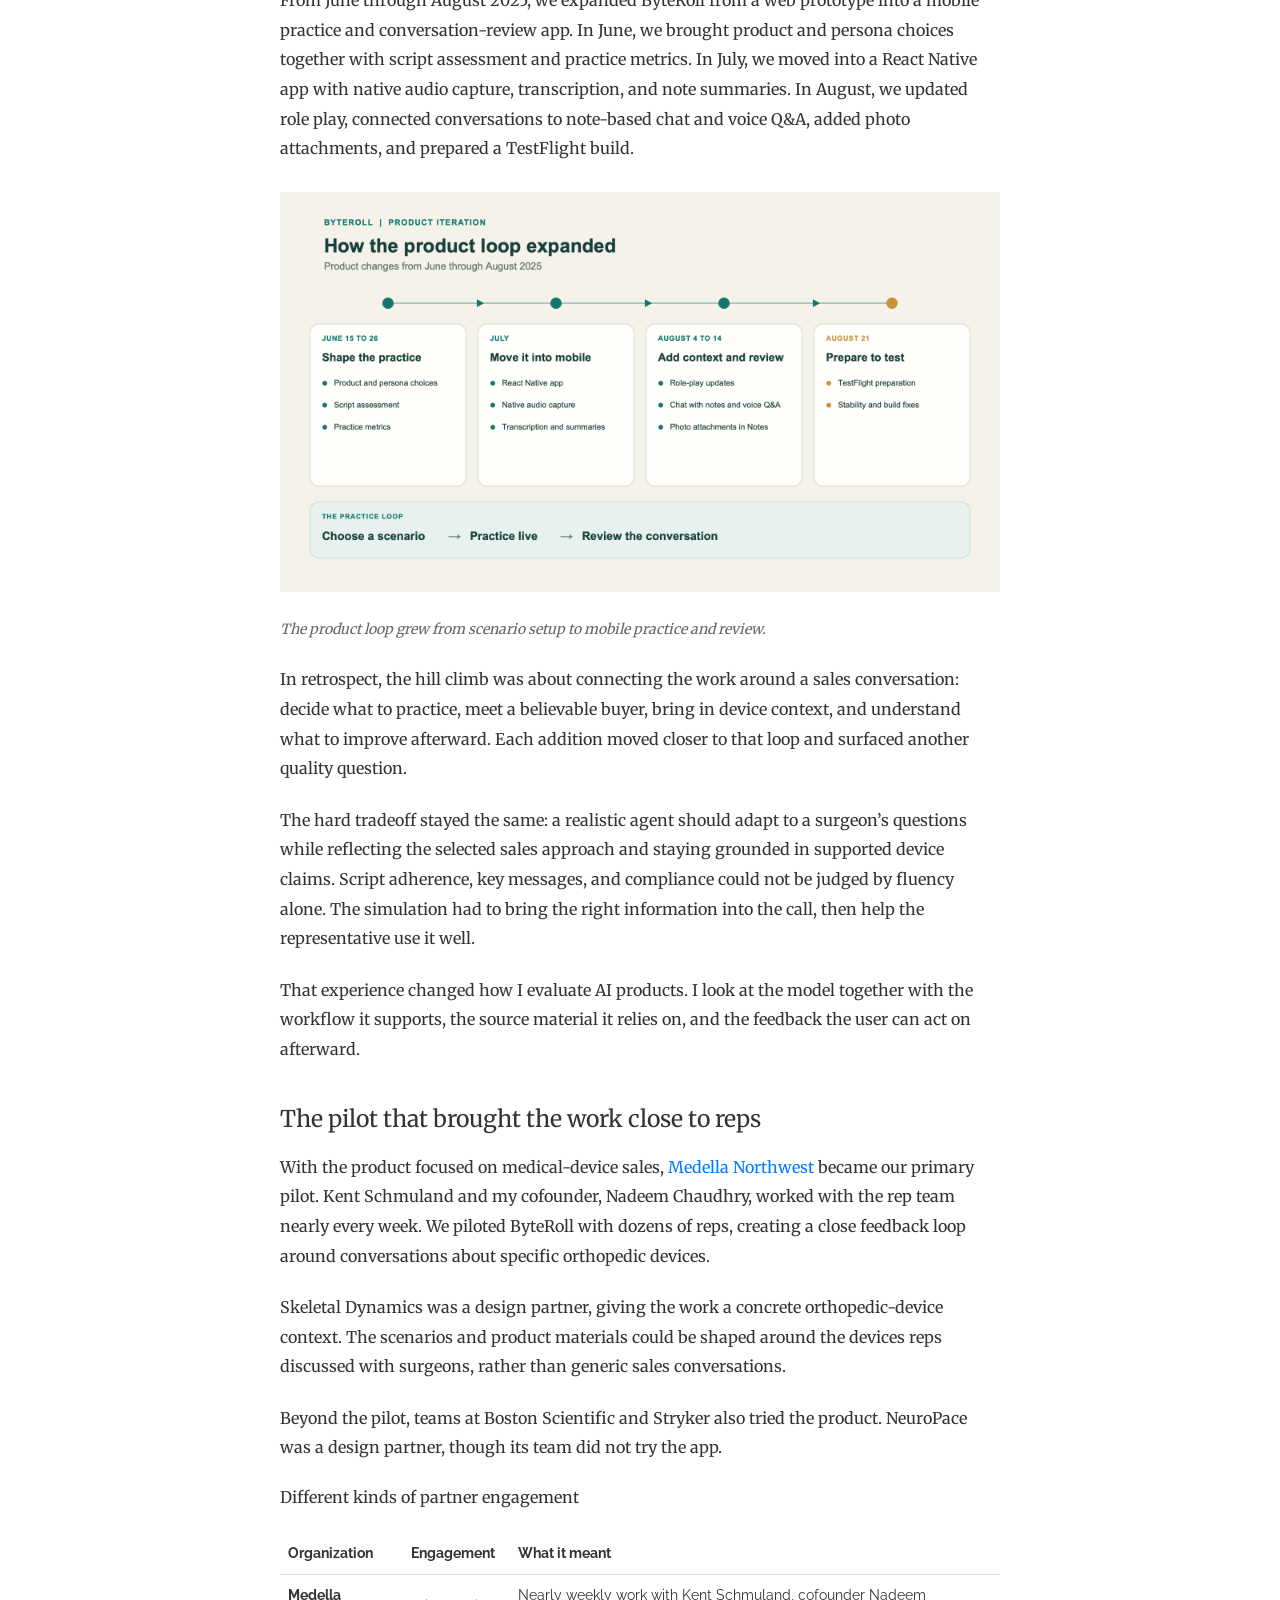
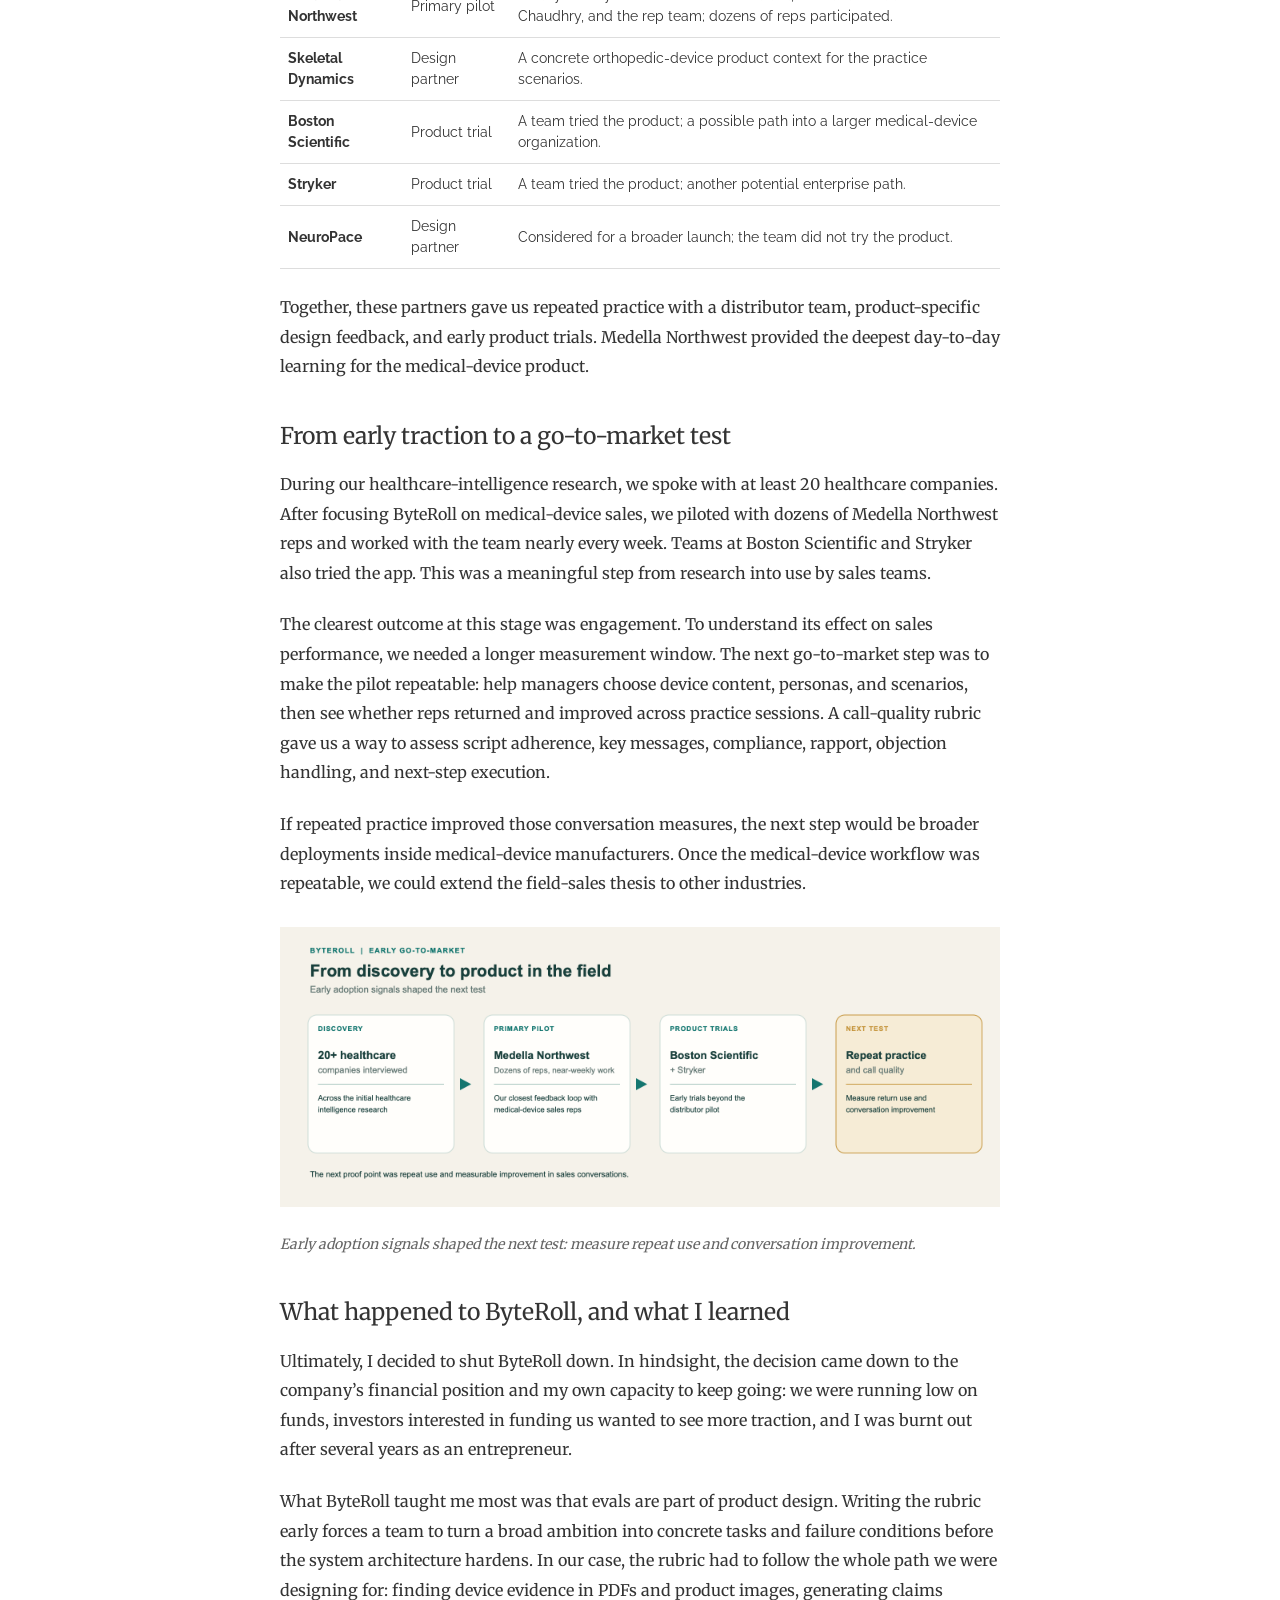
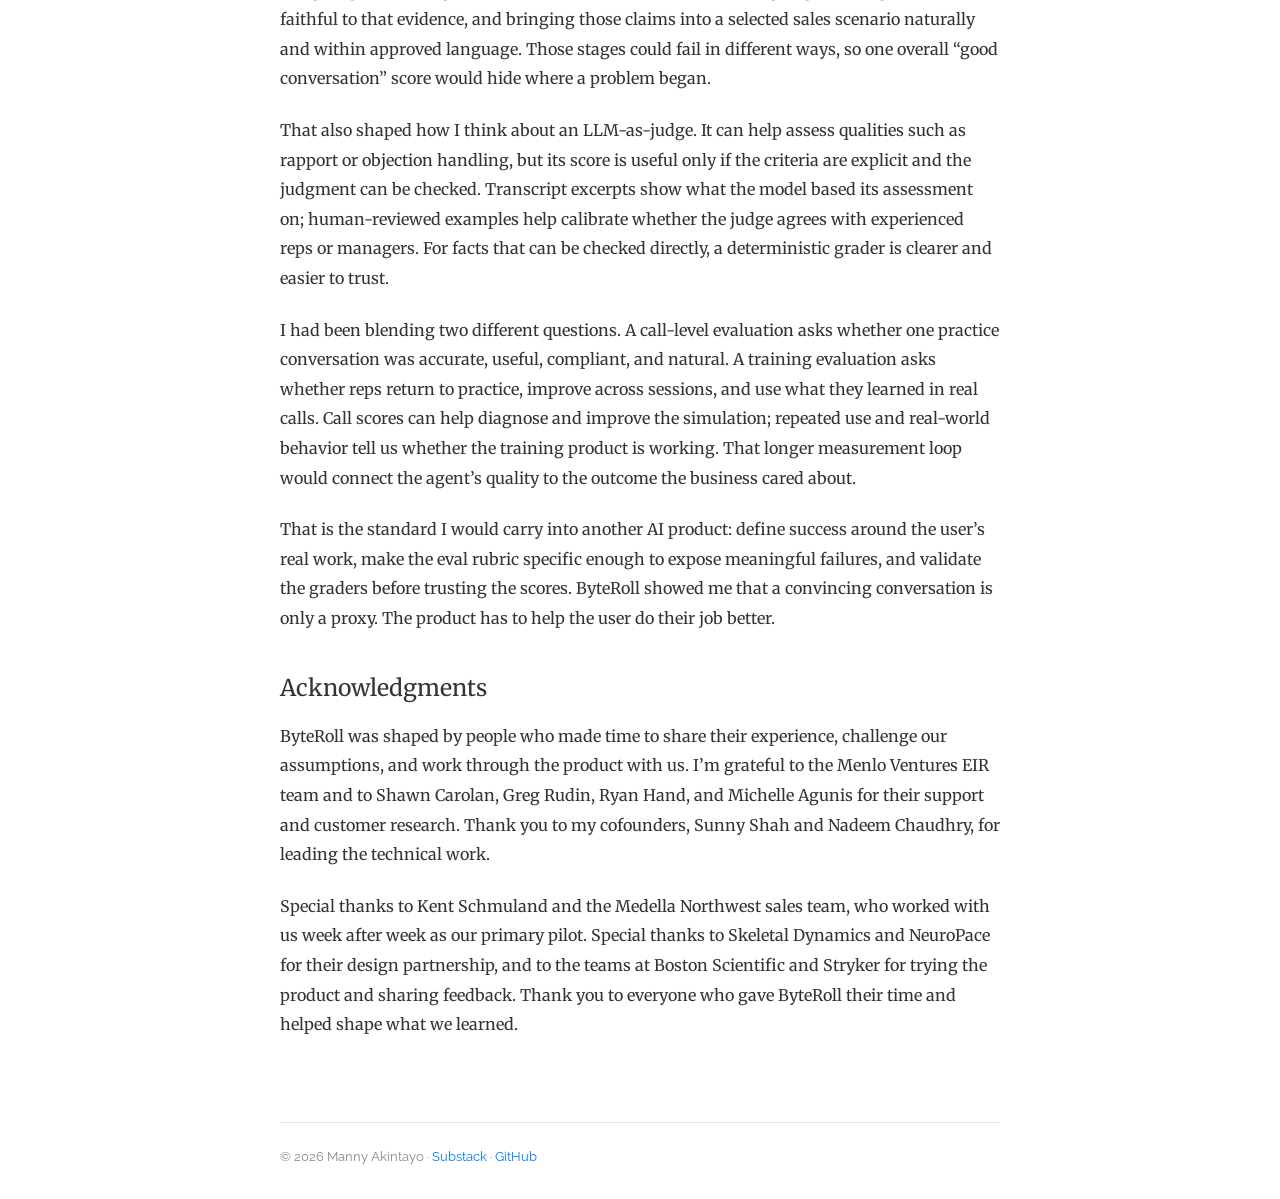
<file: prototyping/byteroll/index.html>
<!DOCTYPE html><html lang="en"><head><meta charSet="utf-8"/><meta name="viewport" content="width=device-width, initial-scale=1"/><link rel="stylesheet" href="/_next/static/css/index.CUlmw51w.css" data-rsc-css-href="/_next/static/css/index.CUlmw51w.css" data-precedence="vite-rsc/importer-resources"/><link rel="modulepreload" fetchPriority="low" href="/_next/static/chunks/index-0iNMONSp.js"/><script src="/_next/static/chunks/rolldown-runtime-C60lm6uB.js" type="module" async=""></script><script src="/_next/static/chunks/framework-D_rUT4EX.js" type="module" async=""></script><script src="/_next/static/chunks/navigation-errors-By4dF-Cc.js" type="module" async=""></script><link rel="modulepreload" href="/_next/static/chunks/layout-segment-context-t05XihH6.js" crossorigin=""/><link rel="modulepreload" href="/_next/static/chunks/site-nav-DUQYCbV6.js" crossorigin=""/><title>Building ByteRoll: Voice AI for Medical-Device Sales Practice · Manny Akintayo</title><meta name="description" content="How healthcare-intelligence research led to a voice-based practice app for medical-device reps, and why evaluation became central to the product."/><link rel="icon" href="/favicon.svg"/><script>Object.assign(((self[Symbol.for("vinext.navigationRuntime")]??={bootstrap:{routeManifest:null},functions:{}}).bootstrap.rsc??={rsc:[]}),{params:{},nav:{"pathname":"/prototyping/byteroll","searchParams":[]}})</script><link rel="modulepreload" href="/_next/static/chunks/index-0iNMONSp.js" />
</head><body><a href="#content" class="skip">Skip to content</a><div class="site"><header class="header"><a href="/" class="name">Manny Akintayo</a><nav aria-label="Main navigation"><a href="/writing/">Writing</a><a href="/speaking/">Speaking and Media</a><a href="/prototyping/">Prototyping</a><a href="/about/">About</a></nav></header><main id="content"><article class="project-post"><a class="project-back" href="/prototyping/">← All projects</a><h1>Building ByteRoll: Voice AI for Medical-Device Sales Practice</h1><p class="project-meta">AI product management · Medical-device sales · Voice AI · Evaluation</p><p class="project-summary" style="font-size:18px;line-height:1.7;color:#555;margin-bottom:30px">How healthcare-intelligence research led to a voice-based practice app for medical-device reps, and why evaluation became central to the product.</p><div><h2>The problem I knew firsthand</h2>
<p>The idea for ByteRoll started with a problem I had seen firsthand at Gentem Health. I sold the business in November 2023, but kept thinking about how hard it had been for our team to use healthcare intelligence to understand the hospitals and clinics we wanted to serve.</p>
<p>We used industry data from providers like Definitive Healthcare to understand what procedures hospitals offered, what their payer mix looked like, and whether they fit the profile of a customer we could help. The information was there, but turning it into a useful picture of an account often meant downloading files, reviewing them, and working through spreadsheets. It took effort to answer basic questions about a potential customer, and the picture could be difficult to keep current.</p>
<p>That was not only my experience. In a 2023 survey of 100 professionals at companies selling into healthcare, 39% strongly agreed that their teams spent a lot of time matching datasets, while 56% strongly agreed that their teams had the data and insights they needed to identify prospects. <a href="https://www.definitivehc.com/sites/default/files/resources/pdfs/How-to-use-healthcare-reference-and-affiliation-data-to-grow-your-business.pdf">Survey source</a></p>
<h3>Survey responses about healthcare prospecting data (n=100)</h3>
<table>
<thead><tr><th scope="col"><strong>Survey statement</strong></th><th scope="col"><strong>Strongly agreed</strong></th></tr></thead>
<tbody>
<tr><td>Their teams spent a lot of time matching datasets</td><td>39%</td></tr>
<tr><td>Their teams had the data and insights needed to identify prospects</td><td>56%</td></tr>
</tbody></table>
<p><img src="/images/projects/byteroll/healthcare-data-to-account-insight.png" alt="Healthcare data sources flow through manual research to account questions, alongside survey results."></p>
<p><em>From healthcare data to account insight</em></p>
<p>By June 2024, I had started exploring the problem more deeply. The question was bigger than my experience at Gentem: who else relied on healthcare intelligence, what were they trying to decide, and where did the work break down?</p>
<h2>Discovery and the healthcare intelligence thesis</h2>
<p>In August 2024, I joined Menlo Ventures' Entrepreneur-in-Residence program and began putting structure around the questions I had carried out of Gentem. I wanted to understand who else relied on healthcare intelligence, what they needed to know about the organizations they sold to, and how they turned raw data into a decision.</p>
<p>Four interviews in the research notes gave the problem different shapes. A revenue-cycle company used account data to find hospitals and understand which systems they used, but still built and checked prospect lists by hand. An e-prescribing company sold across digital health, telehealth, large practices, and health systems, where good outreach depended on knowing the healthcare context behind an account. A health-system software company already had much of its account information in its CRM, a reminder that the pain was not the same for every seller. And a medical-device company described receiving large procedure-volume files that took so long to process that the information could be about a year old by the time it was useful for surgeon and territory planning.</p>
<p>The questions were different, even when the underlying need sounded similar: Which organizations should we focus on? Who matters there? What is happening at that account? What evidence would help a seller decide what to do next? The answer depended on the segment, the buyer, and the decision the team was trying to make.</p>
<h3>Research questions and remaining work across four healthcare interviews</h3>
<table>
<thead><tr><th scope="col"><strong>Company type</strong></th><th scope="col"><strong>Question the team needed to answer</strong></th><th scope="col"><strong>Work that remained</strong></th></tr></thead>
<tbody>
<tr><td>Revenue-cycle software</td><td>Which hospitals fit, and what systems do they use?</td><td>Building and checking prospect lists</td></tr>
<tr><td>E-prescribing</td><td>Which health organizations should they approach, and how?</td><td>Adding relevant healthcare context</td></tr>
<tr><td>Health-system software</td><td>What information did the team already have about an account?</td><td>Much of it was already in the CRM</td></tr>
<tr><td>Medical-device sales</td><td>Which surgeons and territories should they prioritize?</td><td>Processing procedure-volume files that could be stale</td></tr>
</tbody></table>
<p>The research expanded to life-sciences teams looking for potential clinical-trial participants and provider organizations examining credentials, payer patterns, quality, and population health. That gave ByteRoll a wide map of possible uses, but also raised a harder product question: which job was painful and specific enough to build around first?</p>
<h2>Why the thesis moved toward medical-device sales</h2>
<p>As the work evolved, we moved from healthcare intelligence toward sales enablement. We chose orthopedic device sales as our first focus, with a specific job to build around: helping reps prepare for product-specific conversations with surgeons and care teams. Reps needed to understand the device, tailor the explanation to the audience, and speak accurately about how it fit the team's work.</p>
<p>This is a distinctive kind of selling. A qualitative study of 22 orthopedic and cardiovascular physicians described device representatives supporting training, troubleshooting, device assembly, and the learning curve for new devices. The American College of Surgeons also describes representatives as educators and technical facilitators, while emphasizing that their presence does not replace preoperative training for the surgical team and that they must not make medical decisions. <a href="https://pmc.ncbi.nlm.nih.gov/articles/PMC5373623/">Study</a>  |  <a href="https://www.facs.org/about-acs/statements/health-care-industry-representatives-in-the-operating-room/">American College of Surgeons guidance</a></p>
<p><img src="/images/projects/byteroll/skeletal-dynamics-wrist-forearm-systems.png" alt="Three Skeletal Dynamics wrist and forearm systems shown in X-ray images, with a component summary."></p>
<p><em>Examples from Skeletal Dynamics' wrist and forearm systems</em></p>
<p>Those demands made medical devices a focused first market for a broader field-sales thesis, with a possible path into HVAC and construction.</p>
<h2>The product: AI practice for field sales</h2>
<p>ByteRoll was an AI practice and coaching app for field sales, starting with orthopedic devices. It turned that preparation job into a practice loop: reps chose a product topic, sales approach, and surgeon or care-team persona, then rehearsed aloud with Myra. Company and device materials gave the simulation product context, and Notes let reps review role-play notes, sales conversations with prospects, and coaching afterward. That addressed the need directly: reps could practice explaining a device accurately to the surgeon or care team in front of them.</p>
<h2>The rep's practice flow</h2>
<p>The app organized this experience across three tabs: Notes, Ask, and Role play. Notes captured sales meetings and turned them into material reps could review later, alongside notes from practice sessions. Ask gave reps a place to ask Myra questions about product information or a sales situation. Role play let them rehearse a conversation with Myra, specifying the product, customer persona, and scenario they wanted to work through.</p>
<p>After a representative started the session, Myra greeted them and asked what they wanted to practice. The rep could respond out loud and follow the conversation on screen.</p>
<table>
<tbody>
<tr><td><img src="/images/projects/byteroll/role-play-tabs.png" alt="The Role play tab alongside Notes and Ask."><br><em>The Role play tab alongside Notes and Ask.</em></td><td><img src="/images/projects/byteroll/myra-role-play.png" alt="An open Myra conversation during practice."><br><em>An open Myra conversation during practice.</em></td></tr>
</tbody></table>
<p>The Notes tab let reps review role-play notes and sales conversations with prospects.</p>
<p align="center"><img src="/images/projects/byteroll/notes-sessions.png" alt="Notes screen with evenly spaced dated sessions and Notes, Ask, and Role play tabs." style="width:50%;max-width:360px;margin:28px auto 12px"><br><em>My Notes with dated sessions and audio controls</em></p>
<p>The selected topic, sales approach, and buyer persona shaped the scenario, while company and device materials provided its context.</p>
<h2>From the rep workflow to voice architecture</h2>
<p>The app had two distinct voice jobs. Role play needed to sustain a live conversation with Myra and show the transcript. Notes needed to capture a sales meeting and make it useful for review later. Those different jobs drove two separate voice paths.</p>
<p><img src="/images/projects/byteroll/voice-workflows.png" alt="Diagram showing the live role-play path through the React Native app and Vapi with GPT-4o and ElevenLabs, and the sales-meeting Notes path through Expo Audio Studio, Supabase, ElevenLabs Scribe with Whisper fallback, and GPT-4 Turbo Preview."></p>
<p><em>ByteRoll used one voice path for live practice and another for sales-meeting Notes.</em></p>
<p>For practice, the React Native client started a live Vapi session with a scenario-specific prompt, GPT-4o as the conversation model, and an ElevenLabs voice. The app displayed Vapi transcript events so the representative could follow the exchange on screen.</p>
<p>Notes followed a different path. Expo Audio Studio captured native audio in chunks, and the recording hook processed it in roughly one-minute segments. The mobile transcription function defaulted to ElevenLabs Scribe v1 with diarization enabled, then fell back to OpenAI Whisper-1 if that request failed. A separate Supabase function summarized the transcript with GPT-4 Turbo Preview. In the earlier browser prototype, MediaRecorder captured the audio; users could choose ElevenLabs or OpenAI for transcription, and the summary defaulted to GPT-4.1 mini.</p>
<p>We also wanted teams to connect their company and device materials so reps could choose a product topic, sales approach, and buyer persona for each practice session. The next question was whether Myra could retrieve the right device claims, adapt them to the selected approach and buyer, and stay within approved language. That question led into the evaluation work.</p>
<h2>How we evaluated the practice system</h2>
<p>One score could not tell us whether Myra had the right device knowledge and whether the representative handled the conversation well. Both mattered: a polished simulation could still include an unsupported medical claim, while a word-perfect script could sound unnatural.</p>
<p>We began to frame quality along the path from evidence to conversation. First, did retrieval find the right medical claims, with strong precision and recall and low sensitivity to irrelevant or poorly extracted material? Then, were generated claims faithful to the source, relevant to the question, and correct? Finally, did the claims make it into the transcript in a way that fit the script and stayed within approved use?</p>
<p><img src="/images/projects/byteroll/evaluation-scorecards.png" alt="Two-layer evaluation overview. Agent claim quality checks retrieval precision, recall and noise sensitivity, claim faithfulness, relevance and correctness, then claim adherence, script fit and on-label use. Rep conversation quality scores script adherence, key messages, compliance, engagement and rapport, objection handling, and call to action."></p>
<p><em>The evaluation covered the agent’s product claims and the representative’s conversation.</em></p>
<p>The web prototype compared an assigned sales script with the call transcript. An LLM returned section scores, status, supporting transcript excerpts, and coaching on strengths and improvements. Its prompt balanced script adherence with natural flow across six dimensions:</p>
<h3>How the transcript was scored</h3>
<table>
<thead><tr><th scope="col"><strong>Dimension</strong></th><th scope="col"><strong>What the evaluator looked for</strong></th></tr></thead>
<tbody>
<tr><td><strong>Script adherence</strong></td><td>Did the rep cover the intended parts of the assigned script while keeping the exchange natural?</td></tr>
<tr><td><strong>Key messages</strong></td><td>Did the rep communicate the important product points?</td></tr>
<tr><td><strong>Compliance</strong></td><td>Did the conversation stay within approved, supportable product claims?</td></tr>
<tr><td><strong>Engagement and rapport</strong></td><td>Did the rep respond to the buyer’s cues and keep the exchange two-way?</td></tr>
<tr><td><strong>Objection handling</strong></td><td>Did the rep address concerns directly and accurately?</td></tr>
<tr><td><strong>Call-to-action execution</strong></td><td>Did the rep leave the buyer with a clear next step?</td></tr>
</tbody></table>
<p>The app defaulted to GPT-4.1 mini at temperature 0.2, though the model could be changed in settings. Since an LLM judged each call, scores needed calibration against human-reviewed examples. Transcript excerpts made the judgments easier to inspect.</p>
<p>Practice analytics included practice-session confidence and a talk/listen ratio based on representative words divided by AI words. The ratio described an exchange but could not prove the rep listened well or sold effectively. Call-to-action execution was a more direct practice measure.</p>
<p>The hardest tradeoff was making Myra sound like a real surgeon or buyer while keeping her grounded in the sales approach and approved device claims. PDFs and product images could add extraction errors or irrelevant material, so we needed to test whether that noise changed the claims she retrieved or the rep used in conversation.</p>
<h2>A hill climb across the whole practice loop</h2>
<p>From June through August 2025, we expanded ByteRoll from a web prototype into a mobile practice and conversation-review app. In June, we brought product and persona choices together with script assessment and practice metrics. In July, we moved into a React Native app with native audio capture, transcription, and note summaries. In August, we updated role play, connected conversations to note-based chat and voice Q&amp;A, added photo attachments, and prepared a TestFlight build.</p>
<p><img src="/images/projects/byteroll/product-iteration-timeline.png" alt="Timeline of ByteRoll product iterations from June through August 2025: shaping practice, moving to React Native, adding context and review, and preparing for TestFlight."></p>
<p><em>The product loop grew from scenario setup to mobile practice and review.</em></p>
<p>In retrospect, the hill climb was about connecting the work around a sales conversation: decide what to practice, meet a believable buyer, bring in device context, and understand what to improve afterward. Each addition moved closer to that loop and surfaced another quality question.</p>
<p>The hard tradeoff stayed the same: a realistic agent should adapt to a surgeon’s questions while reflecting the selected sales approach and staying grounded in supported device claims. Script adherence, key messages, and compliance could not be judged by fluency alone. The simulation had to bring the right information into the call, then help the representative use it well.</p>
<p>That experience changed how I evaluate AI products. I look at the model together with the workflow it supports, the source material it relies on, and the feedback the user can act on afterward.</p>
<h2>The pilot that brought the work close to reps</h2>
<p>With the product focused on medical-device sales, <a href="https://www.medellanw.com/for-manufacturers">Medella Northwest</a> became our primary pilot. Kent Schmuland and my cofounder, Nadeem Chaudhry, worked with the rep team nearly every week. We piloted ByteRoll with dozens of reps, creating a close feedback loop around conversations about specific orthopedic devices.</p>
<p>Skeletal Dynamics was a design partner, giving the work a concrete orthopedic-device context. The scenarios and product materials could be shaped around the devices reps discussed with surgeons, rather than generic sales conversations.</p>
<p>Beyond the pilot, teams at Boston Scientific and Stryker also tried the product. NeuroPace was a design partner, though its team did not try the app.</p>
<h3>Different kinds of partner engagement</h3>
<table>
<thead><tr><th scope="col"><strong>Organization</strong></th><th scope="col"><strong>Engagement</strong></th><th scope="col"><strong>What it meant</strong></th></tr></thead>
<tbody>
<tr><td><strong>Medella Northwest</strong></td><td>Primary pilot</td><td>Nearly weekly work with Kent Schmuland, cofounder Nadeem Chaudhry, and the rep team; dozens of reps participated.</td></tr>
<tr><td><strong>Skeletal Dynamics</strong></td><td>Design partner</td><td>A concrete orthopedic-device product context for the practice scenarios.</td></tr>
<tr><td><strong>Boston Scientific</strong></td><td>Product trial</td><td>A team tried the product; a possible path into a larger medical-device organization.</td></tr>
<tr><td><strong>Stryker</strong></td><td>Product trial</td><td>A team tried the product; another potential enterprise path.</td></tr>
<tr><td><strong>NeuroPace</strong></td><td>Design partner</td><td>Considered for a broader launch; the team did not try the product.</td></tr>
</tbody></table>
<p>Together, these partners gave us repeated practice with a distributor team, product-specific design feedback, and early product trials. Medella Northwest provided the deepest day-to-day learning for the medical-device product.</p>
<h2>From early traction to a go-to-market test</h2>
<p>During our healthcare-intelligence research, we spoke with at least 20 healthcare companies. After focusing ByteRoll on medical-device sales, we piloted with dozens of Medella Northwest reps and worked with the team nearly every week. Teams at Boston Scientific and Stryker also tried the app. This was a meaningful step from research into use by sales teams.</p>
<p>The clearest outcome at this stage was engagement. To understand its effect on sales performance, we needed a longer measurement window. The next go-to-market step was to make the pilot repeatable: help managers choose device content, personas, and scenarios, then see whether reps returned and improved across practice sessions. A call-quality rubric gave us a way to assess script adherence, key messages, compliance, rapport, objection handling, and next-step execution.</p>
<p>If repeated practice improved those conversation measures, the next step would be broader deployments inside medical-device manufacturers. Once the medical-device workflow was repeatable, we could extend the field-sales thesis to other industries.</p>
<p><img src="/images/projects/byteroll/go-to-market-evidence.png" alt="Four stages of ByteRoll’s go-to-market learning: 20-plus healthcare-company interviews, a Medella Northwest pilot with dozens of reps, product trials at Boston Scientific and Stryker, and a next test of repeat practice and call quality."></p>
<p><em>Early adoption signals shaped the next test: measure repeat use and conversation improvement.</em></p>
<h2>What happened to ByteRoll, and what I learned</h2>
<p>Ultimately, I decided to shut ByteRoll down. In hindsight, the decision came down to the company’s financial position and my own capacity to keep going: we were running low on funds, investors interested in funding us wanted to see more traction, and I was burnt out after several years as an entrepreneur.</p>
<p>What ByteRoll taught me most was that evals are part of product design. Writing the rubric early forces a team to turn a broad ambition into concrete tasks and failure conditions before the system architecture hardens. In our case, the rubric had to follow the whole path we were designing for: finding device evidence in PDFs and product images, generating claims faithful to that evidence, and bringing those claims into a selected sales scenario naturally and within approved language. Those stages could fail in different ways, so one overall “good conversation” score would hide where a problem began.</p>
<p>That also shaped how I think about an LLM-as-judge. It can help assess qualities such as rapport or objection handling, but its score is useful only if the criteria are explicit and the judgment can be checked. Transcript excerpts show what the model based its assessment on; human-reviewed examples help calibrate whether the judge agrees with experienced reps or managers. For facts that can be checked directly, a deterministic grader is clearer and easier to trust.</p>
<p>I had been blending two different questions. A call-level evaluation asks whether one practice conversation was accurate, useful, compliant, and natural. A training evaluation asks whether reps return to practice, improve across sessions, and use what they learned in real calls. Call scores can help diagnose and improve the simulation; repeated use and real-world behavior tell us whether the training product is working. That longer measurement loop would connect the agent’s quality to the outcome the business cared about.</p>
<p>That is the standard I would carry into another AI product: define success around the user’s real work, make the eval rubric specific enough to expose meaningful failures, and validate the graders before trusting the scores. ByteRoll showed me that a convincing conversation is only a proxy. The product has to help the user do their job better.</p>
<h2>Acknowledgments</h2>
<p>ByteRoll was shaped by people who made time to share their experience, challenge our assumptions, and work through the product with us. I’m grateful to the Menlo Ventures EIR team and to Shawn Carolan, Greg Rudin, Ryan Hand, and Michelle Agunis for their support and customer research. Thank you to my cofounders, Sunny Shah and Nadeem Chaudhry, for leading the technical work.</p>
<p>Special thanks to Kent Schmuland and the Medella Northwest sales team, who worked with us week after week as our primary pilot. Special thanks to Skeletal Dynamics and NeuroPace for their design partnership, and to the teams at Boston Scientific and Stryker for trying the product and sharing feedback. Thank you to everyone who gave ByteRoll their time and helped shape what we learned.</p></div></article></main><footer class="footer"><p>© <!-- -->2026<!-- --> <!-- -->Manny Akintayo<!-- --> · <a href="https://getcbt.substack.com">Substack</a> · <a href="https://github.com/oea101">GitHub</a></p></footer></div><script type="module" src="/_next/static/chunks/index-0iNMONSp.js" id="_R_" async=""></script><script>((self[Symbol.for("vinext.navigationRuntime")]??={bootstrap:{routeManifest:null},functions:{}}).bootstrap.rsc??={rsc:[]}).rsc.push("0:{\"page:/prototyping/byteroll\":\"$L1\",\"layout:/\":\"$L2\",\"route:/prototyping/byteroll\":\"$L3\",\"__route\":\"route:/prototyping/byteroll\",\"__interceptionContext\":null,\"__layoutIds\":[\"layout:/\"],\"__rootLayout\":\"/\",\"__bfcacheSegmentIdentities\":{\"layout:/\":\"[\\\"layout\\\",\\\"layout:/\\\",\\\"root-boundary:/\\\",\\\"\\\"]\",\"page:/prototyping/byteroll\":\"[\\\"page\\\",\\\"page:/prototyping/byteroll\\\",\\\"root-boundary:/\\\",\\\"[\\\\\\\"prototyping\\\\\\\",\\\\\\\"byteroll\\\\\\\"]\\\"]\"},\"__srcPage\":[\"prototyping\",\"byteroll\",\"page\"],\"__layoutFlags\":{\"layout:/\":\"s\"},\"__artifactCompatibility\":{\"schemaVersion\":1,\"graphVersion\":\"app-route-graph:e1bd7adae78ab8b8\",\"deploymentVersion\":\"a51a82e0-cfde-4163-a793-2281e4d9e933\",\"appElementsSchemaVersion\":1,\"rscPayloadSchemaVersion\":1,\"rootBoundaryId\":\"/\",\"renderEpoch\":null}}\n")</script><script>((self[Symbol.for("vinext.navigationRuntime")]??={bootstrap:{routeManifest:null},functions:{}}).bootstrap.rsc??={rsc:[]}).rsc.push("4:I[\"9da2d7181d4a\",[],\"default\",1]\n")</script><script>((self[Symbol.for("vinext.navigationRuntime")]??={bootstrap:{routeManifest:null},functions:{}}).bootstrap.rsc??={rsc:[]}).rsc.push("5:I[\"b680a553bde3\",[],\"Children\",1]\n")</script><script>((self[Symbol.for("vinext.navigationRuntime")]??={bootstrap:{routeManifest:null},functions:{}}).bootstrap.rsc??={rsc:[]}).rsc.push("6:I[\"c432983c8183\",[],\"GlobalErrorBoundary\",1]\n")</script><script>((self[Symbol.for("vinext.navigationRuntime")]??={bootstrap:{routeManifest:null},functions:{}}).bootstrap.rsc??={rsc:[]}).rsc.push("7:I[\"159b4815115c\",[],\"default\",1]\n")</script><script>((self[Symbol.for("vinext.navigationRuntime")]??={bootstrap:{routeManifest:null},functions:{}}).bootstrap.rsc??={rsc:[]}).rsc.push("8:I[\"c432983c8183\",[],\"ErrorBoundary\",1]\n")</script><script>((self[Symbol.for("vinext.navigationRuntime")]??={bootstrap:{routeManifest:null},functions:{}}).bootstrap.rsc??={rsc:[]}).rsc.push("9:I[\"0b4a814937f7\",[],\"LayoutSegmentProvider\",1]\n")</script><script>((self[Symbol.for("vinext.navigationRuntime")]??={bootstrap:{routeManifest:null},functions:{}}).bootstrap.rsc??={rsc:[]}).rsc.push("a:I[\"b680a553bde3\",[],\"Slot\",1]\n")</script><script>((self[Symbol.for("vinext.navigationRuntime")]??={bootstrap:{routeManifest:null},functions:{}}).bootstrap.rsc??={rsc:[]}).rsc.push("b:I[\"c432983c8183\",[],\"NotFoundBoundary\",1]\n")</script><script>((self[Symbol.for("vinext.navigationRuntime")]??={bootstrap:{routeManifest:null},functions:{}}).bootstrap.rsc??={rsc:[]}).rsc.push("c:I[\"057d971a4388\",[],\"AppRouterScrollTarget\",1]\n")</script><script>((self[Symbol.for("vinext.navigationRuntime")]??={bootstrap:{routeManifest:null},functions:{}}).bootstrap.rsc??={rsc:[]}).rsc.push("d:I[\"c432983c8183\",[],\"RedirectBoundary\",1]\n")</script><script>((self[Symbol.for("vinext.navigationRuntime")]??={bootstrap:{routeManifest:null},functions:{}}).bootstrap.rsc??={rsc:[]}).rsc.push(":HL[\"/_next/static/css/index.CUlmw51w.css\",\"style\"     ]\n")</script><script>((self[Symbol.for("vinext.navigationRuntime")]??={bootstrap:{routeManifest:null},functions:{}}).bootstrap.rsc??={rsc:[]}).rsc.push("2:[[[\"$\",\"link\",\"css:/_next/static/css/index.CUlmw51w.css\",{\"rel\":\"stylesheet\",\"precedence\":\"vite-rsc/importer-resources\",\"href\":\"/_next/static/css/index.CUlmw51w.css\",\"data-rsc-css-href\":\"/_next/static/css/index.CUlmw51w.css\"}],\"$undefined\"],[\"$\",\"html\",null,{\"lang\":\"en\",\"children\":[\"$\",\"body\",null,{\"children\":[[\"$\",\"a\",null,{\"href\":\"#content\",\"className\":\"skip\",\"children\":\"Skip to content\"}],[\"$\",\"div\",null,{\"className\":\"site\",\"children\":[[\"$\",\"header\",null,{\"className\":\"header\",\"children\":[[\"$\",\"a\",null,{\"href\":\"/\",\"className\":\"name\",\"children\":\"Manny Akintayo\"}],[\"$\",\"$L4\",null,{}]]}],[\"$\",\"main\",null,{\"id\":\"content\",\"children\":[\"$\",\"$L5\",null,{}]}],[\"$\",\"footer\",null,{\"className\":\"footer\",\"children\":[\"$\",\"p\",null,{\"children\":[\"© \",2026,\" \",\"Manny Akintayo\",[\" · \",[\"$\",\"a\",null,{\"href\":\"https://getcbt.substack.com\",\"children\":\"Substack\"}]],[\" · \",[\"$\",\"a\",null,{\"href\":\"https://github.com/oea101\",\"children\":\"GitHub\"}]]]}]}]]}]]}]}]]\n")</script><script>((self[Symbol.for("vinext.navigationRuntime")]??={bootstrap:{routeManifest:null},functions:{}}).bootstrap.rsc??={rsc:[]}).rsc.push("3:[[[\"$\",\"meta\",null,{\"charSet\":\"utf-8\"}],[[\"$\",\"title\",\"0\",{\"children\":\"Building ByteRoll: Voice AI for Medical-Device Sales Practice · Manny Akintayo\"}],[\"$\",\"meta\",\"1\",{\"name\":\"description\",\"content\":\"How healthcare-intelligence research led to a voice-based practice app for medical-device reps, and why evaluation became central to the product.\"}],[\"$\",\"link\",\"2\",{\"data-vinext-streamed-icon\":\"$undefined\",\"rel\":\"icon\",\"href\":\"/favicon.svg\",\"type\":\"$undefined\",\"sizes\":\"$undefined\",\"color\":\"$undefined\",\"media\":\"$undefined\",\"fetchPriority\":\"$undefined\"}]],[[\"$\",\"meta\",\"0\",{\"name\":\"viewport\",\"content\":\"width=device-width, initial-scale=1\"}]]],[\"$\",\"$L6\",null,{\"fallback\":\"$7\",\"children\":[\"$\",\"$L8\",null,{\"fallback\":\"$7\",\"children\":[\"$\",\"$L9\",null,{\"providerId\":\"layout:/\",\"segmentMap\":{\"children\":[\"prototyping\",\"byteroll\"]},\"children\":[\"$\",\"$La\",null,{\"id\":\"layout:/\",\"parallelSlots\":\"$undefined\",\"children\":[\"$\",\"$Lb\",null,{\"resetKey\":\"prototyping\",\"fallback\":[[\"$\",\"title\",null,{\"children\":\"404: This page could not be found.\"}],[\"$\",\"div\",null,{\"style\":{\"fontFamily\":\"system-ui,\\\"Segoe UI\\\",Roboto,Helvetica,Arial,sans-serif,\\\"Apple Color Emoji\\\",\\\"Segoe UI Emoji\\\"\",\"height\":\"100vh\",\"textAlign\":\"center\",\"display\":\"flex\",\"flexDirection\":\"column\",\"alignItems\":\"center\",\"justifyContent\":\"center\"},\"children\":[\"$\",\"div\",null,{\"children\":[[\"$\",\"style\",null,{\"dangerouslySetInnerHTML\":{\"__html\":\"body{color:#000;background:#fff;margin:0}.next-error-h1{border-right:1px solid rgba(0,0,0,.3)}@media (prefers-color-scheme:dark){body{color:#fff;background:#000}.next-error-h1{border-right:1px solid rgba(255,255,255,.3)}}\"}}],[\"$\",\"h1\",null,{\"className\":\"next-error-h1\",\"style\":{\"display\":\"inline-block\",\"margin\":\"0 20px 0 0\",\"padding\":\"0 23px 0 0\",\"fontSize\":24,\"fontWeight\":500,\"verticalAlign\":\"top\",\"lineHeight\":\"49px\"},\"children\":404}],[\"$\",\"div\",null,{\"style\":{\"display\":\"inline-block\"},\"children\":[\"$\",\"h2\",null,{\"style\":{\"fontSize\":14,\"fontWeight\":400,\"lineHeight\":\"49px\",\"margin\":0},\"children\":\"This page could not be found.\"}]}]]}]}]],\"children\":[\"$\",\"$Lc\",null,{\"children\":[\"$\",\"$Ld\",null,{\"children\":[[\"$\",\"$L9\",null,{\"providerId\":\"page:/prototyping/byteroll\",\"segmentMap\":{\"children\":[\"__PAGE__\"]},\"children\":[\"$\",\"$La\",null,{\"id\":\"page:/prototyping/byteroll\"}]}],null]}]}]}]}]}]}]}],null,null]\n")</script><script>((self[Symbol.for("vinext.navigationRuntime")]??={bootstrap:{routeManifest:null},functions:{}}).bootstrap.rsc??={rsc:[]}).rsc.push("e:T58b0,")</script><script>((self[Symbol.for("vinext.navigationRuntime")]??={bootstrap:{routeManifest:null},functions:{}}).bootstrap.rsc??={rsc:[]}).rsc.push("\u003ch2\u003eThe problem I knew firsthand\u003c/h2\u003e\n\u003cp\u003eThe idea for ByteRoll started with a problem I had seen firsthand at Gentem Health. I sold the business in November 2023, but kept thinking about how hard it had been for our team to use healthcare intelligence to understand the hospitals and clinics we wanted to serve.\u003c/p\u003e\n\u003cp\u003eWe used industry data from providers like Definitive Healthcare to understand what procedures hospitals offered, what their payer mix looked like, and whether they fit the profile of a customer we could help. The information was there, but turning it into a useful picture of an account often meant downloading files, reviewing them, and working through spreadsheets. It took effort to answer basic questions about a potential customer, and the picture could be difficult to keep current.\u003c/p\u003e\n\u003cp\u003eThat was not only my experience. In a 2023 survey of 100 professionals at companies selling into healthcare, 39% strongly agreed that their teams spent a lot of time matching datasets, while 56% strongly agreed that their teams had the data and insights they needed to identify prospects. \u003ca href=\"https://www.definitivehc.com/sites/default/files/resources/pdfs/How-to-use-healthcare-reference-and-affiliation-data-to-grow-your-business.pdf\"\u003eSurvey source\u003c/a\u003e\u003c/p\u003e\n\u003ch3\u003eSurvey responses about healthcare prospecting data (n=100)\u003c/h3\u003e\n\u003ctable\u003e\n\u003cthead\u003e\u003ctr\u003e\u003cth scope=\"col\"\u003e\u003cstrong\u003eSurvey statement\u003c/strong\u003e\u003c/th\u003e\u003cth scope=\"col\"\u003e\u003cstrong\u003eStrongly agreed\u003c/strong\u003e\u003c/th\u003e\u003c/tr\u003e\u003c/thead\u003e\n\u003ctbody\u003e\n\u003ctr\u003e\u003ctd\u003eTheir teams spent a lot of time matching datasets\u003c/td\u003e\u003ctd\u003e39%\u003c/td\u003e\u003c/tr\u003e\n\u003ctr\u003e\u003ctd\u003eTheir teams had the data and insights needed to identify prospects\u003c/td\u003e\u003ctd\u003e56%\u003c/td\u003e\u003c/tr\u003e\n\u003c/tbody\u003e\u003c/table\u003e\n\u003cp\u003e\u003cimg src=\"/images/projects/byteroll/healthcare-data-to-account-insight.png\" alt=\"Healthcare data sources flow through manual research to account questions, alongside survey results.\"\u003e\u003c/p\u003e\n\u003cp\u003e\u003cem\u003eFrom healthcare data to account insight\u003c/em\u003e\u003c/p\u003e\n\u003cp\u003eBy June 2024, I had started exploring the problem more deeply. The question was bigger than my experience at Gentem: who else relied on healthcare intelligence, what were they trying to decide, and where did the work break down?\u003c/p\u003e\n\u003ch2\u003eDiscovery and the healthcare intelligence thesis\u003c/h2\u003e\n\u003cp\u003eIn August 2024, I joined Menlo Ventures' Entrepreneur-in-Residence program and began putting structure around the questions I had carried out of Gentem. I wanted to understand who else relied on healthcare intelligence, what they needed to know about the organizations they sold to, and how they turned raw data into a decision.\u003c/p\u003e\n\u003cp\u003eFour interviews in the research notes gave the problem different shapes. A revenue-cycle company used account data to find hospitals and understand which systems they used, but still built and checked prospect lists by hand. An e-prescribing company sold across digital health, telehealth, large practices, and health systems, where good outreach depended on knowing the healthcare context behind an account. A health-system software company already had much of its account information in its CRM, a reminder that the pain was not the same for every seller. And a medical-device company described receiving large procedure-volume files that took so long to process that the information could be about a year old by the time it was useful for surgeon and territory planning.\u003c/p\u003e\n\u003cp\u003eThe questions were different, even when the underlying need sounded similar: Which organizations should we focus on? Who matters there? What is happening at that account? What evidence would help a seller decide what to do next? The answer depended on the segment, the buyer, and the decision the team was trying to make.\u003c/p\u003e\n\u003ch3\u003eResearch questions and remaining work across four healthcare interviews\u003c/h3\u003e\n\u003ctable\u003e\n\u003cthead\u003e\u003ctr\u003e\u003cth scope=\"col\"\u003e\u003cstrong\u003eCompany type\u003c/strong\u003e\u003c/th\u003e\u003cth scope=\"col\"\u003e\u003cstrong\u003eQuestion the team needed to answer\u003c/strong\u003e\u003c/th\u003e\u003cth scope=\"col\"\u003e\u003cstrong\u003eWork that remained\u003c/strong\u003e\u003c/th\u003e\u003c/tr\u003e\u003c/thead\u003e\n\u003ctbody\u003e\n\u003ctr\u003e\u003ctd\u003eRevenue-cycle software\u003c/td\u003e\u003ctd\u003eWhich hospitals fit, and what systems do they use?\u003c/td\u003e\u003ctd\u003eBuilding and checking prospect lists\u003c/td\u003e\u003c/tr\u003e\n\u003ctr\u003e\u003ctd\u003eE-prescribing\u003c/td\u003e\u003ctd\u003eWhich health organizations should they approach, and how?\u003c/td\u003e\u003ctd\u003eAdding relevant healthcare context\u003c/td\u003e\u003c/tr\u003e\n\u003ctr\u003e\u003ctd\u003eHealth-system software\u003c/td\u003e\u003ctd\u003eWhat information did the team already have about an account?\u003c/td\u003e\u003ctd\u003eMuch of it was already in the CRM\u003c/td\u003e\u003c/tr\u003e\n\u003ctr\u003e\u003ctd\u003eMedical-device sales\u003c/td\u003e\u003ctd\u003eWhich surgeons and territories should they prioritize?\u003c/td\u003e\u003ctd\u003eProcessing procedure-volume files that could be stale\u003c/td\u003e\u003c/tr\u003e\n\u003c/tbody\u003e\u003c/table\u003e\n\u003cp\u003eThe research expanded to life-sciences teams looking for potential clinical-trial participants and provider organizations examining credentials, payer patterns, quality, and population health. That gave ByteRoll a wide map of possible uses, but also raised a harder product question: which job was painful and specific enough to build around first?\u003c/p\u003e\n\u003ch2\u003eWhy the thesis moved toward medical-device sales\u003c/h2\u003e\n\u003cp\u003eAs the work evolved, we moved from healthcare intelligence toward sales enablement. We chose orthopedic device sales as our first focus, with a specific job to build around: helping reps prepare for product-specific conversations with surgeons and care teams. Reps needed to understand the device, tailor the explanation to the audience, and speak accurately about how it fit the team's work.\u003c/p\u003e\n\u003cp\u003eThis is a distinctive kind of selling. A qualitative study of 22 orthopedic and cardiovascular physicians described device representatives supporting training, troubleshooting, device assembly, and the learning curve for new devices. The American College of Surgeons also describes representatives as educators and technical facilitators, while emphasizing that their presence does not replace preoperative training for the surgical team and that they must not make medical decisions. \u003ca href=\"https://pmc.ncbi.nlm.nih.gov/articles/PMC5373623/\"\u003eStudy\u003c/a\u003e  |  \u003ca href=\"https://www.facs.org/about-acs/statements/health-care-industry-representatives-in-the-operating-room/\"\u003eAmerican College of Surgeons guidance\u003c/a\u003e\u003c/p\u003e\n\u003cp\u003e\u003cimg src=\"/images/projects/byteroll/skeletal-dynamics-wrist-forearm-systems.png\" alt=\"Three Skeletal Dynamics wrist and forearm systems shown in X-ray images, with a component summary.\"\u003e\u003c/p\u003e\n\u003cp\u003e\u003cem\u003eExamples from Skeletal Dynamics' wrist and forearm systems\u003c/em\u003e\u003c/p\u003e\n\u003cp\u003eThose demands made medical devices a focused first market for a broader field-sales thesis, with a possible path into HVAC and construction.\u003c/p\u003e\n\u003ch2\u003eThe product: AI practice for field sales\u003c/h2\u003e\n\u003cp\u003eByteRoll was an AI practice and coaching app for field sales, starting with orthopedic devices. It turned that preparation job into a practice loop: reps chose a product topic, sales approach, and surgeon or care-team persona, then rehearsed aloud with Myra. Company and device materials gave the simulation product context, and Notes let reps review role-play notes, sales conversations with prospects, and coaching afterward. That addressed the need directly: reps could practice explaining a device accurately to the surgeon or care team in front of them.\u003c/p\u003e\n\u003ch2\u003eThe rep's practice flow\u003c/h2\u003e\n\u003cp\u003eThe app organized this experience across three tabs: Notes, Ask, and Role play. Notes captured sales meetings and turned them into material reps could review later, alongside notes from practice sessions. Ask gave reps a place to ask Myra questions about product information or a sales situation. Role play let them rehearse a conversation with Myra, specifying the product, customer persona, and scenario they wanted to work through.\u003c/p\u003e\n\u003cp\u003eAfter a representative started the session, Myra greeted them and asked what they wanted to practice. The rep could respond out loud and follow the conversation on screen.\u003c/p\u003e\n\u003ctable\u003e\n\u003ctbody\u003e\n\u003ctr\u003e\u003ctd\u003e\u003cimg src=\"/images/projects/byteroll/role-play-tabs.png\" alt=\"The Role play tab alongside Notes and Ask.\"\u003e\u003cbr\u003e\u003cem\u003eThe Role play tab alongside Notes and Ask.\u003c/em\u003e\u003c/td\u003e\u003ctd\u003e\u003cimg src=\"/images/projects/byteroll/myra-role-play.png\" alt=\"An open Myra conversation during practice.\"\u003e\u003cbr\u003e\u003cem\u003eAn open Myra conversation during practice.\u003c/em\u003e\u003c/td\u003e\u003c/tr\u003e\n\u003c/tbody\u003e\u003c/table\u003e\n\u003cp\u003eThe Notes tab let reps review role-play notes and sales conversations with prospects.\u003c/p\u003e\n\u003cp align=\"center\"\u003e\u003cimg src=\"/images/projects/byteroll/notes-sessions.png\" alt=\"Notes screen with evenly spaced dated sessions and Notes, Ask, and Role play tabs.\" style=\"width:50%;max-width:360px;margin:28px auto 12px\"\u003e\u003cbr\u003e\u003cem\u003eMy Notes with dated sessions and audio controls\u003c/em\u003e\u003c/p\u003e\n\u003cp\u003eThe selected topic, sales approach, and buyer persona shaped the scenario, while company and device materials provided its context.\u003c/p\u003e\n\u003ch2\u003eFrom the rep workflow to voice architecture\u003c/h2\u003e\n\u003cp\u003eThe app had two distinct voice jobs. Role play needed to sustain a live conversation with Myra and show the transcript. Notes needed to capture a sales meeting and make it useful for review later. Those different jobs drove two separate voice paths.\u003c/p\u003e\n\u003cp\u003e\u003cimg src=\"/images/projects/byteroll/voice-workflows.png\" alt=\"Diagram showing the live role-play path through the React Native app and Vapi with GPT-4o and ElevenLabs, and the sales-meeting Notes path through Expo Audio Studio, Supabase, ElevenLabs Scribe with Whisper fallback, and GPT-4 Turbo Preview.\"\u003e\u003c/p\u003e\n\u003cp\u003e\u003cem\u003eByteRoll used one voice path for live practice and another for sales-meeting Notes.\u003c/em\u003e\u003c/p\u003e\n\u003cp\u003eFor practice, the React Native client started a live Vapi session with a scenario-specific prompt, GPT-4o as the conversation model, and an ElevenLabs voice. The app displayed Vapi transcript events so the representative could follow the exchange on screen.\u003c/p\u003e\n\u003cp\u003eNotes followed a different path. Expo Audio Studio captured native audio in chunks, and the recording hook processed it in roughly one-minute segments. The mobile transcription function defaulted to ElevenLabs Scribe v1 with diarization enabled, then fell back to OpenAI Whisper-1 if that request failed. A separate Supabase function summarized the transcript with GPT-4 Turbo Preview. In the earlier browser prototype, MediaRecorder captured the audio; users could choose ElevenLabs or OpenAI for transcription, and the summary defaulted to GPT-4.1 mini.\u003c/p\u003e\n\u003cp\u003eWe also wanted teams to connect their company and device materials so reps could choose a product topic, sales approach, and buyer persona for each practice session. The next question was whether Myra could retrieve the right device claims, adapt them to the selected approach and buyer, and stay within approved language. That question led into the evaluation work.\u003c/p\u003e\n\u003ch2\u003eHow we evaluated the practice system\u003c/h2\u003e\n\u003cp\u003eOne score could not tell us whether Myra had the right device knowledge and whether the representative handled the conversation well. Both mattered: a polished simulation could still include an unsupported medical claim, while a word-perfect script could sound unnatural.\u003c/p\u003e\n\u003cp\u003eWe began to frame quality along the path from evidence to conversation. First, did retrieval find the right medical claims, with strong precision and recall and low sensitivity to irrelevant or poorly extracted material? Then, were generated claims faithful to the source, relevant to the question, and correct? Finally, did the claims make it into the transcript in a way that fit the script and stayed within approved use?\u003c/p\u003e\n\u003cp\u003e\u003cimg src=\"/images/projects/byteroll/evaluation-scorecards.png\" alt=\"Two-layer evaluation overview. Agent claim quality checks retrieval precision, recall and noise sensitivity, claim faithfulness, relevance and correctness, then claim adherence, script fit and on-label use. Rep conversation quality scores script adherence, key messages, compliance, engagement and rapport, objection handling, and call to action.\"\u003e\u003c/p\u003e\n\u003cp\u003e\u003cem\u003eThe evaluation covered the agent’s product claims and the representative’s conversation.\u003c/em\u003e\u003c/p\u003e\n\u003cp\u003eThe web prototype compared an assigned sales script with the call transcript. An LLM returned section scores, status, supporting transcript excerpts, and coaching on strengths and improvements. Its prompt balanced script adherence with natural flow across six dimensions:\u003c/p\u003e\n\u003ch3\u003eHow the transcript was scored\u003c/h3\u003e\n\u003ctable\u003e\n\u003cthead\u003e\u003ctr\u003e\u003cth scope=\"col\"\u003e\u003cstrong\u003eDimension\u003c/strong\u003e\u003c/th\u003e\u003cth scope=\"col\"\u003e\u003cstrong\u003eWhat the evaluator looked for\u003c/strong\u003e\u003c/th\u003e\u003c/tr\u003e\u003c/thead\u003e\n\u003ctbody\u003e\n\u003ctr\u003e\u003ctd\u003e\u003cstrong\u003eScript adherence\u003c/strong\u003e\u003c/td\u003e\u003ctd\u003eDid the rep cover the intended parts of the assigned script while keeping the exchange natural?\u003c/td\u003e\u003c/tr\u003e\n\u003ctr\u003e\u003ctd\u003e\u003cstrong\u003eKey messages\u003c/strong\u003e\u003c/td\u003e\u003ctd\u003eDid the rep communicate the important product points?\u003c/td\u003e\u003c/tr\u003e\n\u003ctr\u003e\u003ctd\u003e\u003cstrong\u003eCompliance\u003c/strong\u003e\u003c/td\u003e\u003ctd\u003eDid the conversation stay within approved, supportable product claims?\u003c/td\u003e\u003c/tr\u003e\n\u003ctr\u003e\u003ctd\u003e\u003cstrong\u003eEngagement and rapport\u003c/strong\u003e\u003c/td\u003e\u003ctd\u003eDid the rep respond to the buyer’s cues and keep the exchange two-way?\u003c/td\u003e\u003c/tr\u003e\n\u003ctr\u003e\u003ctd\u003e\u003cstrong\u003eObjection handling\u003c/strong\u003e\u003c/td\u003e\u003ctd\u003eDid the rep address concerns directly and accurately?\u003c/td\u003e\u003c/tr\u003e\n\u003ctr\u003e\u003ctd\u003e\u003cstrong\u003eCall-to-action execution\u003c/strong\u003e\u003c/td\u003e\u003ctd\u003eDid the rep leave the buyer with a clear next step?\u003c/td\u003e\u003c/tr\u003e\n\u003c/tbody\u003e\u003c/table\u003e\n\u003cp\u003eThe app defaulted to GPT-4.1 mini at temperature 0.2, though the model could be changed in settings. Since an LLM judged each call, scores needed calibration against human-reviewed examples. Transcript excerpts made the judgments easier to inspect.\u003c/p\u003e\n\u003cp\u003ePractice analytics included practice-session confidence and a talk/listen ratio based on representative words divided by AI words. The ratio described an exchange but could not prove the rep listened well or sold effectively. Call-to-action execution was a more direct practice measure.\u003c/p\u003e\n\u003cp\u003eThe hardest tradeoff was making Myra sound like a real surgeon or buyer while keeping her grounded in the sales approach and approved device claims. PDFs and product images could add extraction errors or irrelevant material, so we needed to test whether that noise changed the claims she retrieved or the rep used in conversation.\u003c/p\u003e\n\u003ch2\u003eA hill climb across the whole practice loop\u003c/h2\u003e\n\u003cp\u003eFrom June through August 2025, we expanded ByteRoll from a web prototype into a mobile practice and conversation-review app. In June, we brought product and persona choices together with script assessment and practice metrics. In July, we moved into a React Native app with native audio capture, transcription, and note summaries. In August, we updated role play, connected conversations to note-based chat and voice Q\u0026amp;A, added photo attachments, and prepared a TestFlight build.\u003c/p\u003e\n\u003cp\u003e\u003cimg src=\"/images/projects/byteroll/product-iteration-timeline.png\" alt=\"Timeline of ByteRoll product iterations from June through August 2025: shaping practice, moving to React Native, adding context and review, and preparing for TestFlight.\"\u003e\u003c/p\u003e\n\u003cp\u003e\u003cem\u003eThe product loop grew from scenario setup to mobile practice and review.\u003c/em\u003e\u003c/p\u003e\n\u003cp\u003eIn retrospect, the hill climb was about connecting the work around a sales conversation: decide what to practice, meet a believable buyer, bring in device context, and understand what to improve afterward. Each addition moved closer to that loop and surfaced another quality question.\u003c/p\u003e\n\u003cp\u003eThe hard tradeoff stayed the same: a realistic agent should adapt to a surgeon’s questions while reflecting the selected sales approach and staying grounded in supported device claims. Script adherence, key messages, and compliance could not be judged by fluency alone. The simulation had to bring the right information into the call, then help the representative use it well.\u003c/p\u003e\n\u003cp\u003eThat experience changed how I evaluate AI products. I look at the model together with the workflow it supports, the source material it relies on, and the feedback the user can act on afterward.\u003c/p\u003e\n\u003ch2\u003eThe pilot that brought the work close to reps\u003c/h2\u003e\n\u003cp\u003eWith the product focused on medical-device sales, \u003ca href=\"https://www.medellanw.com/for-manufacturers\"\u003eMedella Northwest\u003c/a\u003e became our primary pilot. Kent Schmuland and my cofounder, Nadeem Chaudhry, worked with the rep team nearly every week. We piloted ByteRoll with dozens of reps, creating a close feedback loop around conversations about specific orthopedic devices.\u003c/p\u003e\n\u003cp\u003eSkeletal Dynamics was a design partner, giving the work a concrete orthopedic-device context. The scenarios and product materials could be shaped around the devices reps discussed with surgeons, rather than generic sales conversations.\u003c/p\u003e\n\u003cp\u003eBeyond the pilot, teams at Boston Scientific and Stryker also tried the product. NeuroPace was a design partner, though its team did not try the app.\u003c/p\u003e\n\u003ch3\u003eDifferent kinds of partner engagement\u003c/h3\u003e\n\u003ctable\u003e\n\u003cthead\u003e\u003ctr\u003e\u003cth scope=\"col\"\u003e\u003cstrong\u003eOrganization\u003c/strong\u003e\u003c/th\u003e\u003cth scope=\"col\"\u003e\u003cstrong\u003eEngagement\u003c/strong\u003e\u003c/th\u003e\u003cth scope=\"col\"\u003e\u003cstrong\u003eWhat it meant\u003c/strong\u003e\u003c/th\u003e\u003c/tr\u003e\u003c/thead\u003e\n\u003ctbody\u003e\n\u003ctr\u003e\u003ctd\u003e\u003cstrong\u003eMedella Northwest\u003c/strong\u003e\u003c/td\u003e\u003ctd\u003ePrimary pilot\u003c/td\u003e\u003ctd\u003eNearly weekly work with Kent Schmuland, cofounder Nadeem Chaudhry, and the rep team; dozens of reps participated.\u003c/td\u003e\u003c/tr\u003e\n\u003ctr\u003e\u003ctd\u003e\u003cstrong\u003eSkeletal Dynamics\u003c/strong\u003e\u003c/td\u003e\u003ctd\u003eDesign partner\u003c/td\u003e\u003ctd\u003eA concrete orthopedic-device product context for the practice scenarios.\u003c/td\u003e\u003c/tr\u003e\n\u003ctr\u003e\u003ctd\u003e\u003cstrong\u003eBoston Scientific\u003c/strong\u003e\u003c/td\u003e\u003ctd\u003eProduct trial\u003c/td\u003e\u003ctd\u003eA team tried the product; a possible path into a larger medical-device organization.\u003c/td\u003e\u003c/tr\u003e\n\u003ctr\u003e\u003ctd\u003e\u003cstrong\u003eStryker\u003c/strong\u003e\u003c/td\u003e\u003ctd\u003eProduct trial\u003c/td\u003e\u003ctd\u003eA team tried the product; another potential enterprise path.\u003c/td\u003e\u003c/tr\u003e\n\u003ctr\u003e\u003ctd\u003e\u003cstrong\u003eNeuroPace\u003c/strong\u003e\u003c/td\u003e\u003ctd\u003eDesign partner\u003c/td\u003e\u003ctd\u003eConsidered for a broader launch; the team did not try the product.\u003c/td\u003e\u003c/tr\u003e\n\u003c/tbody\u003e\u003c/table\u003e\n\u003cp\u003eTogether, these partners gave us repeated practice with a distributor team, product-specific design feedback, and early product trials. Medella Northwest provided the deepest day-to-day learning for the medical-device product.\u003c/p\u003e\n\u003ch2\u003eFrom early traction to a go-to-market test\u003c/h2\u003e\n\u003cp\u003eDuring our healthcare-intelligence research, we spoke with at least 20 healthcare companies. After focusing ByteRoll on medical-device sales, we piloted with dozens of Medella Northwest reps and worked with the team nearly every week. Teams at Boston Scientific and Stryker also tried the app. This was a meaningful step from research into use by sales teams.\u003c/p\u003e\n\u003cp\u003eThe clearest outcome at this stage was engagement. To understand its effect on sales performance, we needed a longer measurement window. The next go-to-market step was to make the pilot repeatable: help managers choose device content, personas, and scenarios, then see whether reps returned and improved across practice sessions. A call-quality rubric gave us a way to assess script adherence, key messages, compliance, rapport, objection handling, and next-step execution.\u003c/p\u003e\n\u003cp\u003eIf repeated practice improved those conversation measures, the next step would be broader deployments inside medical-device manufacturers. Once the medical-device workflow was repeatable, we could extend the field-sales thesis to other industries.\u003c/p\u003e\n\u003cp\u003e\u003cimg src=\"/images/projects/byteroll/go-to-market-evidence.png\" alt=\"Four stages of ByteRoll’s go-to-market learning: 20-plus healthcare-company interviews, a Medella Northwest pilot with dozens of reps, product trials at Boston Scientific and Stryker, and a next test of repeat practice and call quality.\"\u003e\u003c/p\u003e\n\u003cp\u003e\u003cem\u003eEarly adoption signals shaped the next test: measure repeat use and conversation improvement.\u003c/em\u003e\u003c/p\u003e\n\u003ch2\u003eWhat happened to ByteRoll, and what I learned\u003c/h2\u003e\n\u003cp\u003eUltimately, I decided to shut ByteRoll down. In hindsight, the decision came down to the company’s financial position and my own capacity to keep going: we were running low on funds, investors interested in funding us wanted to see more traction, and I was burnt out after several years as an entrepreneur.\u003c/p\u003e\n\u003cp\u003eWhat ByteRoll taught me most was that evals are part of product design. Writing the rubric early forces a team to turn a broad ambition into concrete tasks and failure conditions before the system architecture hardens. In our case, the rubric had to follow the whole path we were designing for: finding device evidence in PDFs and product images, generating claims faithful to that evidence, and bringing those claims into a selected sales scenario naturally and within approved language. Those stages could fail in different ways, so one overall “good conversation” score would hide where a problem began.\u003c/p\u003e\n\u003cp\u003eThat also shaped how I think about an LLM-as-judge. It can help assess qualities such as rapport or objection handling, but its score is useful only if the criteria are explicit and the judgment can be checked. Transcript excerpts show what the model based its assessment on; human-reviewed examples help calibrate whether the judge agrees with experienced reps or managers. For facts that can be checked directly, a deterministic grader is clearer and easier to trust.\u003c/p\u003e\n\u003cp\u003eI had been blending two different questions. A call-level evaluation asks whether one practice conversation was accurate, useful, compliant, and natural. A training evaluation asks whether reps return to practice, improve across sessions, and use what they learned in real calls. Call scores can help diagnose and improve the simulation; repeated use and real-world behavior tell us whether the training product is working. That longer measurement loop would connect the agent’s quality to the outcome the business cared about.\u003c/p\u003e\n\u003cp\u003eThat is the standard I would carry into another AI product: define success around the user’s real work, make the eval rubric specific enough to expose meaningful failures, and validate the graders before trusting the scores. ByteRoll showed me that a convincing conversation is only a proxy. The product has to help the user do their job better.\u003c/p\u003e\n\u003ch2\u003eAcknowledgments\u003c/h2\u003e\n\u003cp\u003eByteRoll was shaped by people who made time to share their experience, challenge our assumptions, and work through the product with us. I’m grateful to the Menlo Ventures EIR team and to Shawn Carolan, Greg Rudin, Ryan Hand, and Michelle Agunis for their support and customer research. Thank you to my cofounders, Sunny Shah and Nadeem Chaudhry, for leading the technical work.\u003c/p\u003e\n\u003cp\u003eSpecial thanks to Kent Schmuland and the Medella Northwest sales team, who worked with us week after week as our primary pilot. Special thanks to Skeletal Dynamics and NeuroPace for their design partnership, and to the teams at Boston Scientific and Stryker for trying the product and sharing feedback. Thank you to everyone who gave ByteRoll their time and helped shape what we learned.\u003c/p\u003e")</script><script>((self[Symbol.for("vinext.navigationRuntime")]??={bootstrap:{routeManifest:null},functions:{}}).bootstrap.rsc??={rsc:[]}).rsc.push("1:[\"$\",\"article\",null,{\"className\":\"project-post\",\"children\":[[\"$\",\"a\",null,{\"className\":\"project-back\",\"href\":\"/prototyping/\",\"children\":\"← All projects\"}],[\"$\",\"h1\",null,{\"children\":\"Building ByteRoll: Voice AI for Medical-Device Sales Practice\"}],[\"$\",\"p\",null,{\"className\":\"project-meta\",\"children\":\"AI product management · Medical-device sales · Voice AI · Evaluation\"}],[\"$\",\"p\",null,{\"className\":\"project-summary\",\"style\":{\"fontSize\":18,\"lineHeight\":1.7,\"color\":\"#555\",\"marginBottom\":30},\"children\":\"How healthcare-intelligence research led to a voice-based practice app for medical-device reps, and why evaluation became central to the product.\"}],[\"$\",\"div\",null,{\"dangerouslySetInnerHTML\":{\"__html\":\"$e\"}}]]}]\n")</script><script>Object.assign(((self[Symbol.for("vinext.navigationRuntime")]??={bootstrap:{routeManifest:null},functions:{}}).bootstrap.rsc??={rsc:[]}),{"initialCacheKind":"static"});((self[Symbol.for("vinext.navigationRuntime")]??={bootstrap:{routeManifest:null},functions:{}}).bootstrap.rsc??={rsc:[]}).done=true</script></body></html>
</file>
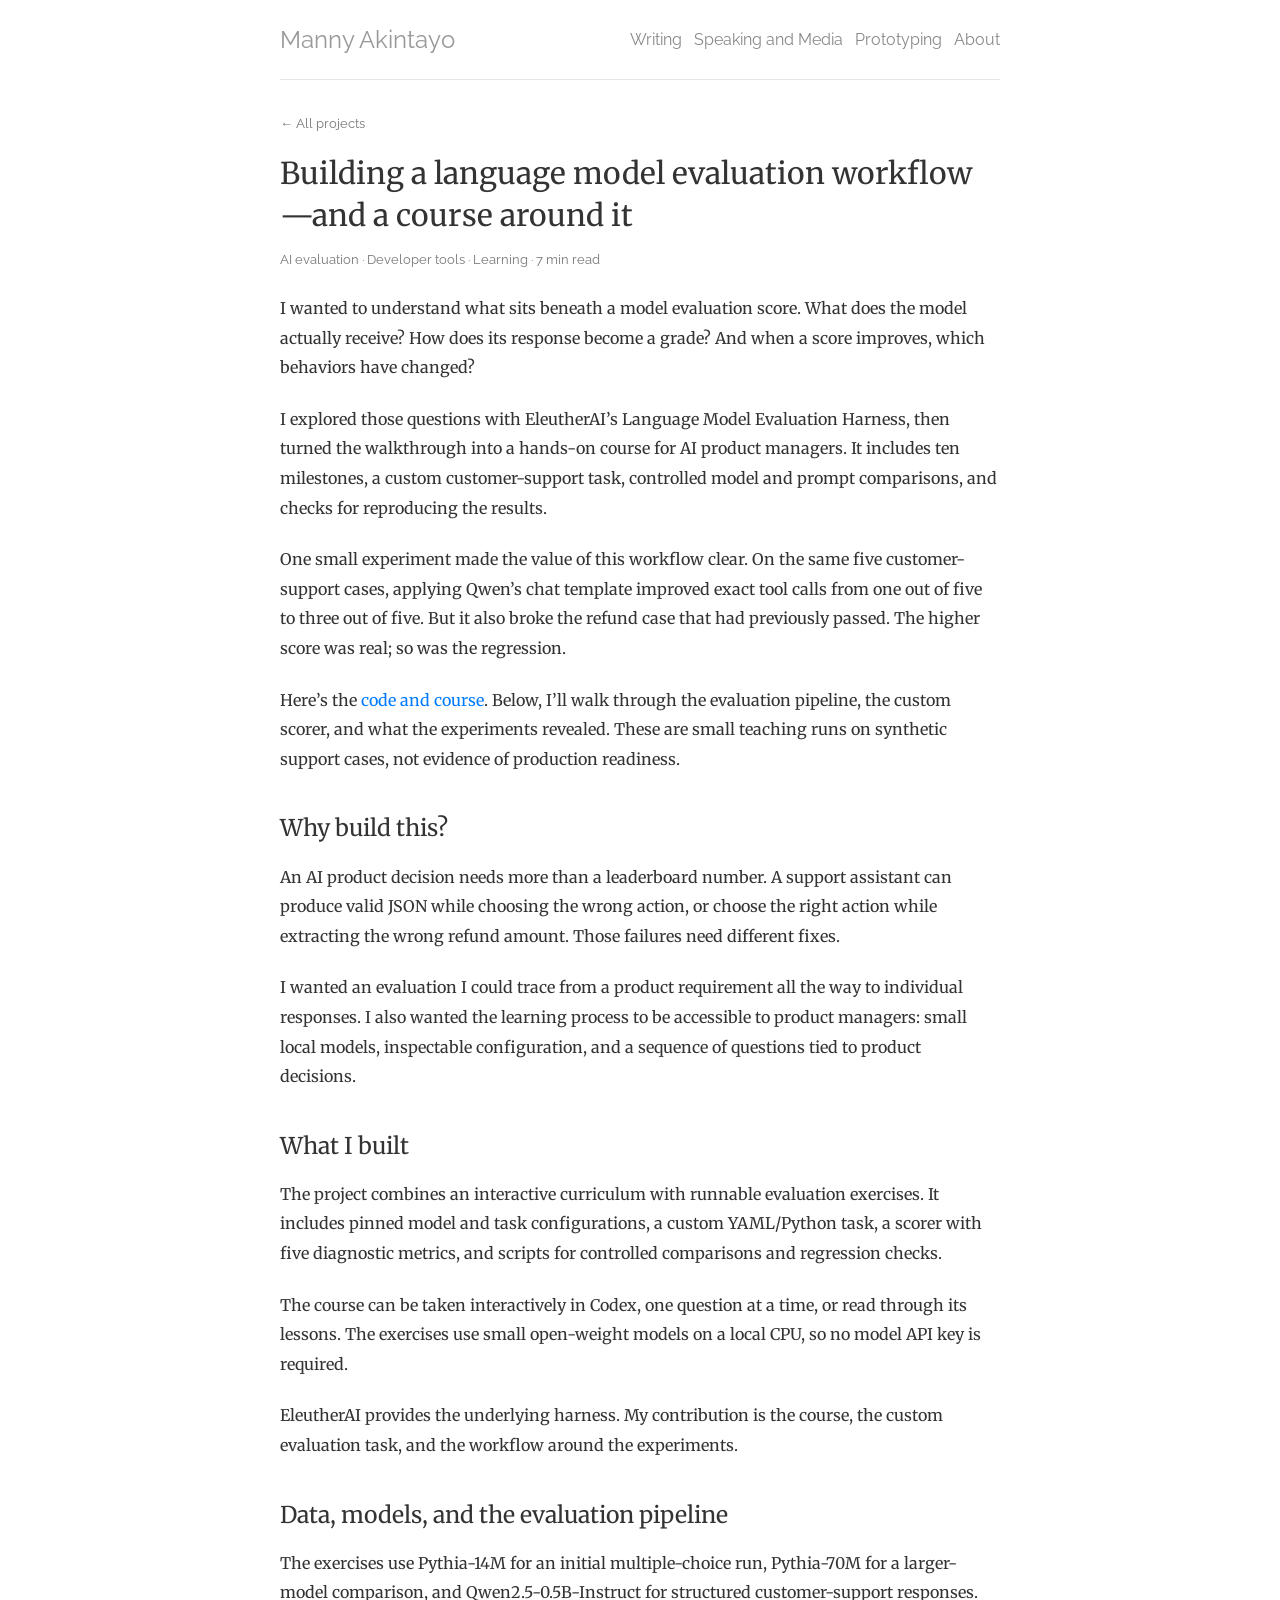
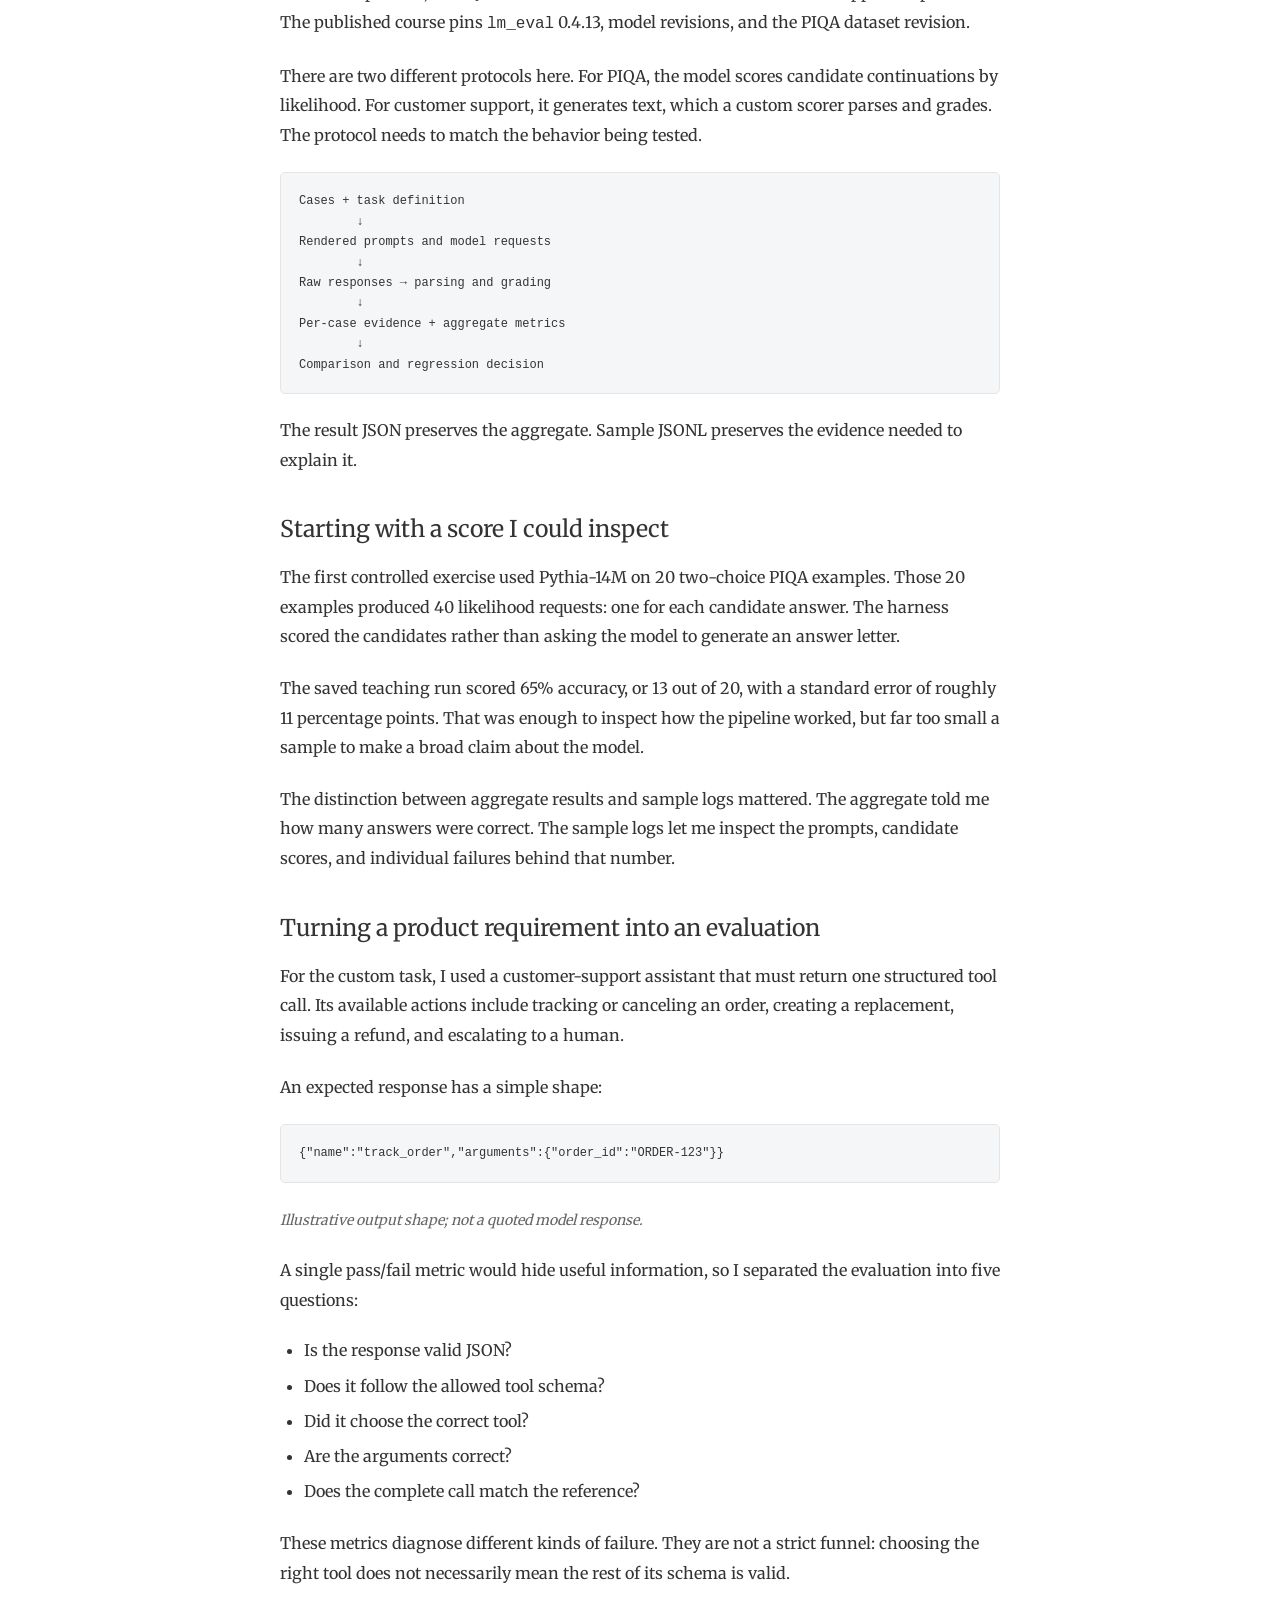
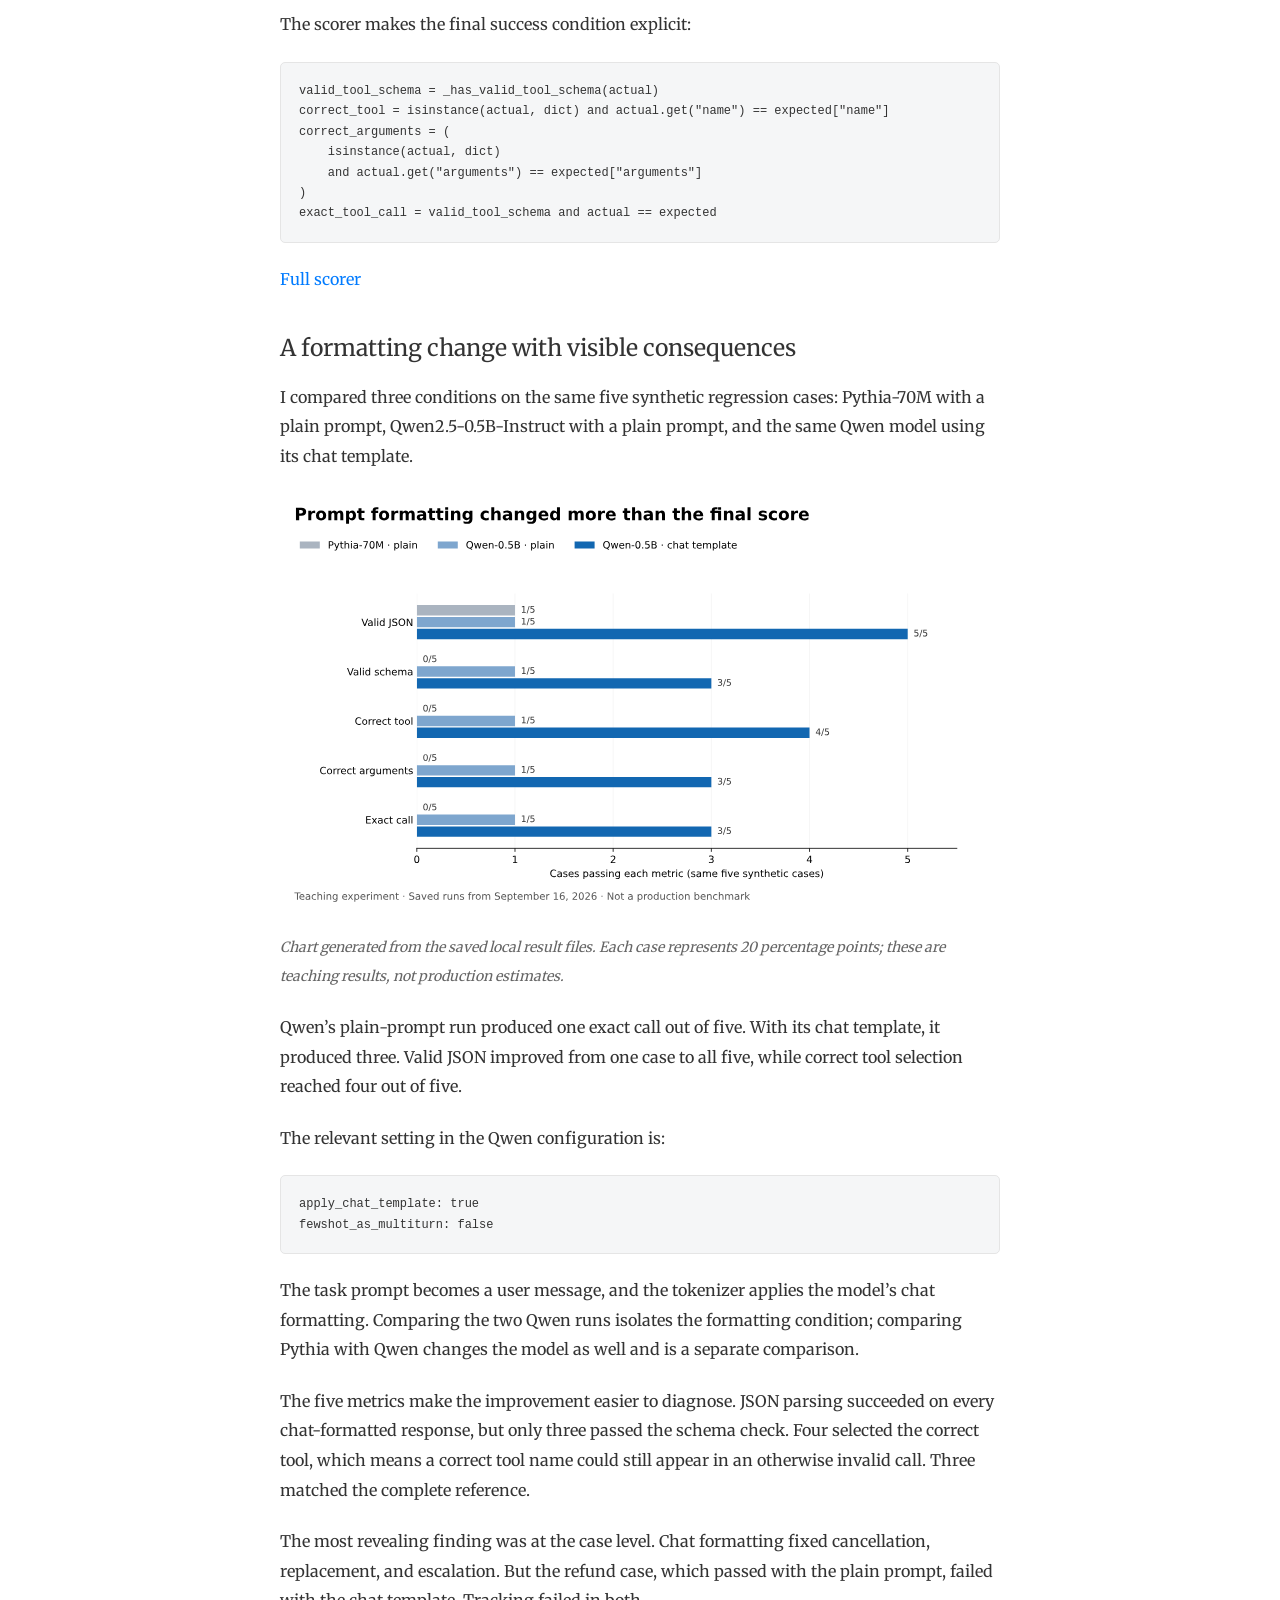
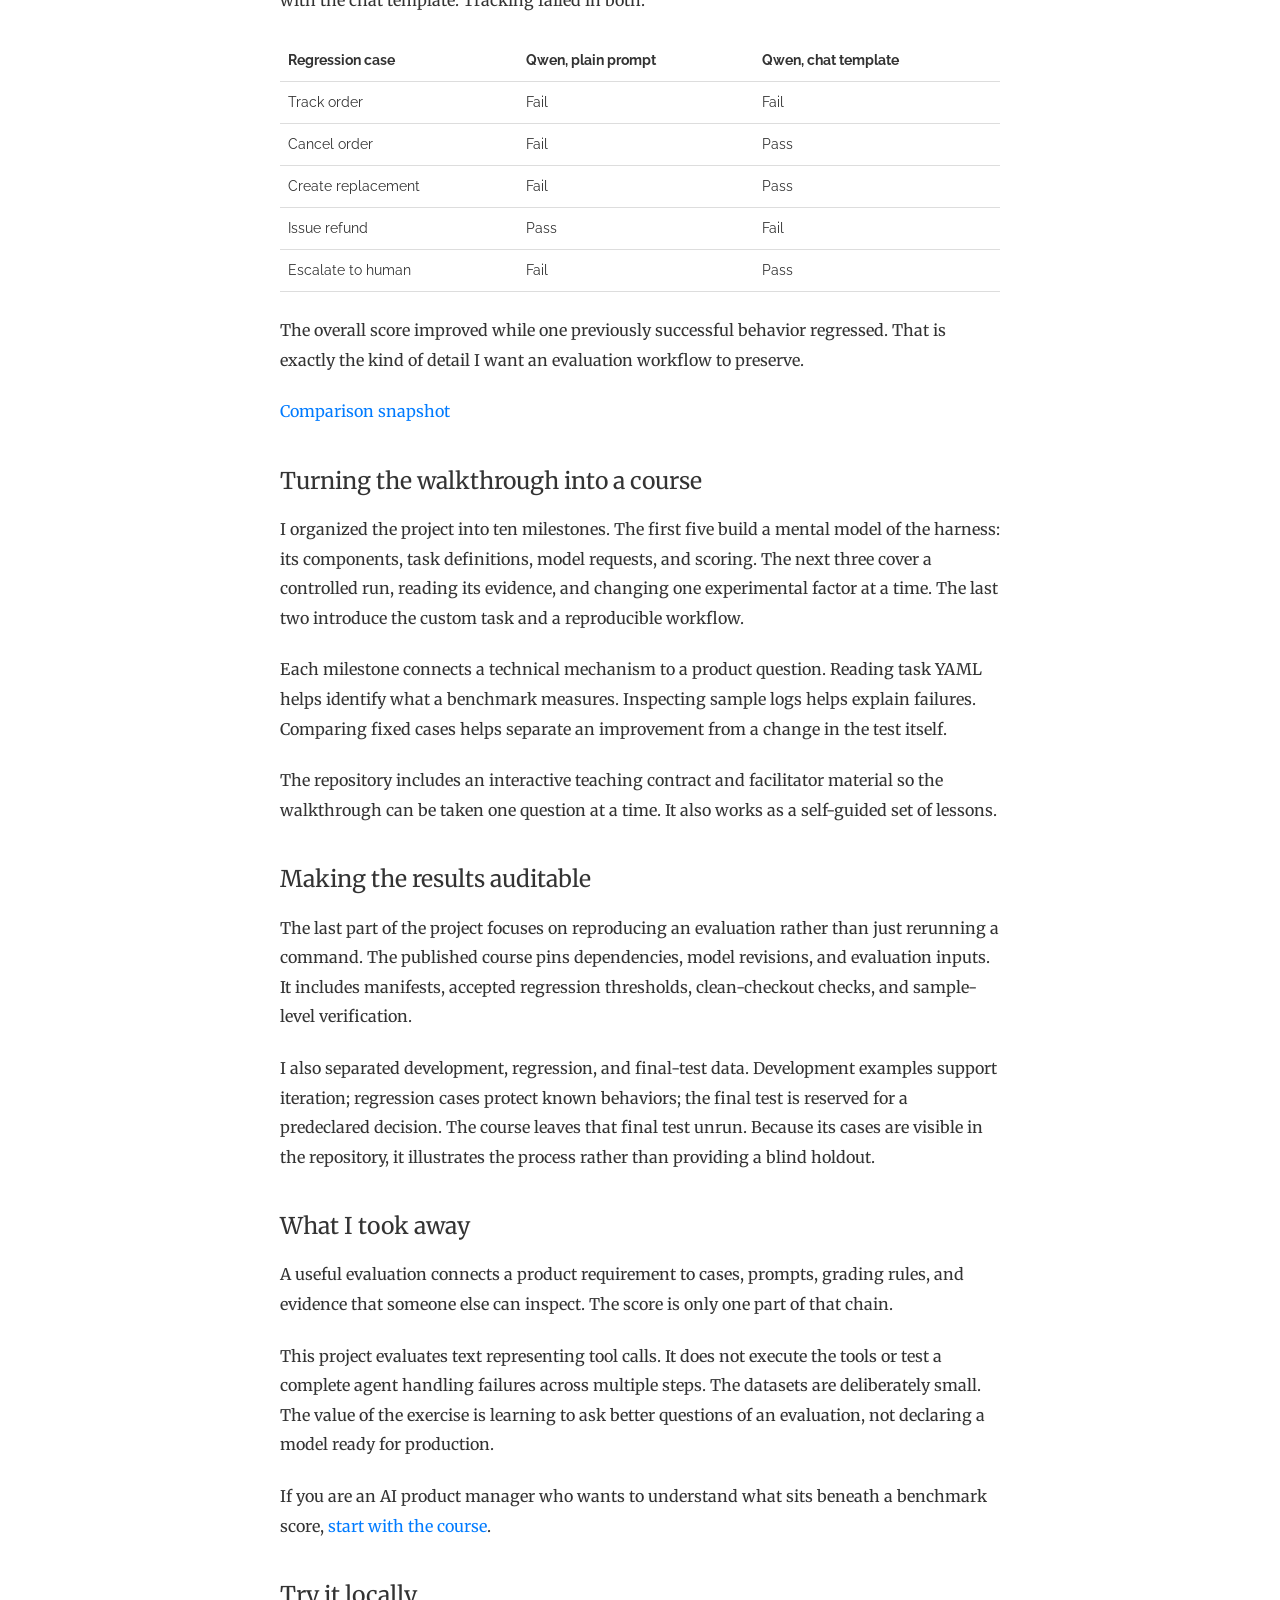
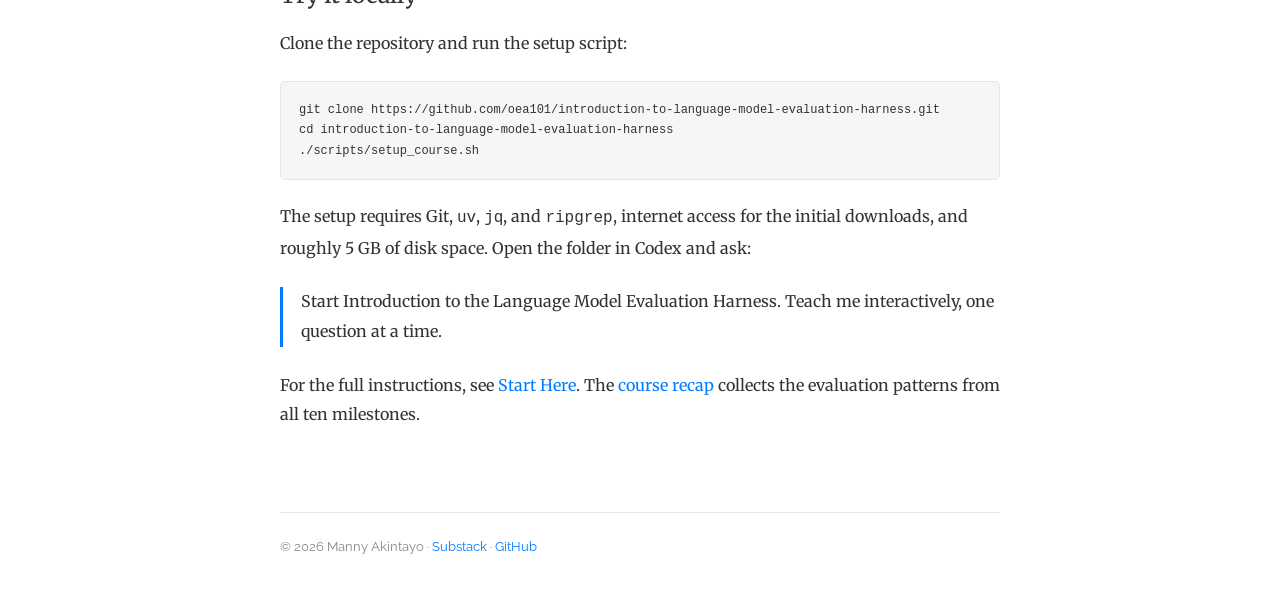
<file: prototyping/language-model-evaluation/index.html>
<!DOCTYPE html><html lang="en"><head><meta charSet="utf-8"/><meta name="viewport" content="width=device-width, initial-scale=1"/><link rel="stylesheet" href="/_next/static/css/index.CUlmw51w.css" data-rsc-css-href="/_next/static/css/index.CUlmw51w.css" data-precedence="vite-rsc/importer-resources"/><link rel="modulepreload" fetchPriority="low" href="/_next/static/chunks/index-0iNMONSp.js"/><script src="/_next/static/chunks/rolldown-runtime-C60lm6uB.js" type="module" async=""></script><script src="/_next/static/chunks/framework-D_rUT4EX.js" type="module" async=""></script><script src="/_next/static/chunks/navigation-errors-By4dF-Cc.js" type="module" async=""></script><link rel="modulepreload" href="/_next/static/chunks/layout-segment-context-t05XihH6.js" crossorigin=""/><link rel="modulepreload" href="/_next/static/chunks/site-nav-DUQYCbV6.js" crossorigin=""/><title>Building a language model evaluation workflow—and a course around it · Manny Akintayo</title><meta name="description" content="A hands-on evaluation workflow and course for AI product managers, with a custom support task, diagnostic metrics, and reproducible experiments."/><link rel="icon" href="/favicon.svg"/><script>Object.assign(((self[Symbol.for("vinext.navigationRuntime")]??={bootstrap:{routeManifest:null},functions:{}}).bootstrap.rsc??={rsc:[]}),{params:{},nav:{"pathname":"/prototyping/language-model-evaluation","searchParams":[]}})</script><link rel="modulepreload" href="/_next/static/chunks/index-0iNMONSp.js" />
</head><body><a href="#content" class="skip">Skip to content</a><div class="site"><header class="header"><a href="/" class="name">Manny Akintayo</a><nav aria-label="Main navigation"><a href="/writing/">Writing</a><a href="/speaking/">Speaking and Media</a><a href="/prototyping/">Prototyping</a><a href="/about/">About</a></nav></header><main id="content"><article class="project-post"><a class="project-back" href="/prototyping/">← All projects</a><h1>Building a language model evaluation workflow—and a course around it</h1><p class="project-meta">AI evaluation · Developer tools · Learning · 7 min read</p><div><p>I wanted to understand what sits beneath a model evaluation score. What does the model actually receive? How does its response become a grade? And when a score improves, which behaviors have changed?</p>
<p>I explored those questions with EleutherAI’s Language Model Evaluation Harness, then turned the walkthrough into a hands-on course for AI product managers. It includes ten milestones, a custom customer-support task, controlled model and prompt comparisons, and checks for reproducing the results.</p>
<p>One small experiment made the value of this workflow clear. On the same five customer-support cases, applying Qwen’s chat template improved exact tool calls from one out of five to three out of five. But it also broke the refund case that had previously passed. The higher score was real; so was the regression.</p>
<p>Here’s the <a href="https://github.com/oea101/introduction-to-language-model-evaluation-harness">code and course</a>. Below, I’ll walk through the evaluation pipeline, the custom scorer, and what the experiments revealed. These are small teaching runs on synthetic support cases, not evidence of production readiness.</p>
<h2>Why build this?</h2>
<p>An AI product decision needs more than a leaderboard number. A support assistant can produce valid JSON while choosing the wrong action, or choose the right action while extracting the wrong refund amount. Those failures need different fixes.</p>
<p>I wanted an evaluation I could trace from a product requirement all the way to individual responses. I also wanted the learning process to be accessible to product managers: small local models, inspectable configuration, and a sequence of questions tied to product decisions.</p>
<h2>What I built</h2>
<p>The project combines an interactive curriculum with runnable evaluation exercises. It includes pinned model and task configurations, a custom YAML/Python task, a scorer with five diagnostic metrics, and scripts for controlled comparisons and regression checks.</p>
<p>The course can be taken interactively in Codex, one question at a time, or read through its lessons. The exercises use small open-weight models on a local CPU, so no model API key is required.</p>
<p>EleutherAI provides the underlying harness. My contribution is the course, the custom evaluation task, and the workflow around the experiments.</p>
<h2>Data, models, and the evaluation pipeline</h2>
<p>The exercises use Pythia-14M for an initial multiple-choice run, Pythia-70M for a larger-model comparison, and Qwen2.5-0.5B-Instruct for structured customer-support responses. The published course pins <code>lm_eval</code> 0.4.13, model revisions, and the PIQA dataset revision.</p>
<p>There are two different protocols here. For PIQA, the model scores candidate continuations by likelihood. For customer support, it generates text, which a custom scorer parses and grades. The protocol needs to match the behavior being tested.</p>
<pre><code class="language-text">Cases + task definition
        ↓
Rendered prompts and model requests
        ↓
Raw responses → parsing and grading
        ↓
Per-case evidence + aggregate metrics
        ↓
Comparison and regression decision
</code></pre>
<p>The result JSON preserves the aggregate. Sample JSONL preserves the evidence needed to explain it.</p>
<h2>Starting with a score I could inspect</h2>
<p>The first controlled exercise used Pythia-14M on 20 two-choice PIQA examples. Those 20 examples produced 40 likelihood requests: one for each candidate answer. The harness scored the candidates rather than asking the model to generate an answer letter.</p>
<p>The saved teaching run scored 65% accuracy, or 13 out of 20, with a standard error of roughly 11 percentage points. That was enough to inspect how the pipeline worked, but far too small a sample to make a broad claim about the model.</p>
<p>The distinction between aggregate results and sample logs mattered. The aggregate told me how many answers were correct. The sample logs let me inspect the prompts, candidate scores, and individual failures behind that number.</p>
<h2>Turning a product requirement into an evaluation</h2>
<p>For the custom task, I used a customer-support assistant that must return one structured tool call. Its available actions include tracking or canceling an order, creating a replacement, issuing a refund, and escalating to a human.</p>
<p>An expected response has a simple shape:</p>
<pre><code class="language-json">{&quot;name&quot;:&quot;track_order&quot;,&quot;arguments&quot;:{&quot;order_id&quot;:&quot;ORDER-123&quot;}}
</code></pre>
<p><em>Illustrative output shape; not a quoted model response.</em></p>
<p>A single pass/fail metric would hide useful information, so I separated the evaluation into five questions:</p>
<ul>
<li>Is the response valid JSON?</li>
<li>Does it follow the allowed tool schema?</li>
<li>Did it choose the correct tool?</li>
<li>Are the arguments correct?</li>
<li>Does the complete call match the reference?</li>
</ul>
<p>These metrics diagnose different kinds of failure. They are not a strict funnel: choosing the right tool does not necessarily mean the rest of its schema is valid.</p>
<p>The scorer makes the final success condition explicit:</p>
<pre><code class="language-python">valid_tool_schema = _has_valid_tool_schema(actual)
correct_tool = isinstance(actual, dict) and actual.get(&quot;name&quot;) == expected[&quot;name&quot;]
correct_arguments = (
    isinstance(actual, dict)
    and actual.get(&quot;arguments&quot;) == expected[&quot;arguments&quot;]
)
exact_tool_call = valid_tool_schema and actual == expected
</code></pre>
<p><a href="https://github.com/oea101/introduction-to-language-model-evaluation-harness/blob/main/custom_tasks/customer_support_tool_calls/utils.py">Full scorer</a></p>
<h2>A formatting change with visible consequences</h2>
<p>I compared three conditions on the same five synthetic regression cases: Pythia-70M with a plain prompt, Qwen2.5-0.5B-Instruct with a plain prompt, and the same Qwen model using its chat template.</p>
<p><img alt="Five diagnostic metrics across three evaluation conditions" src="/images/projects/lm-eval/tool-call-results.svg" /></p>
<p><em>Chart generated from the saved local result files. Each case represents 20 percentage points; these are teaching results, not production estimates.</em></p>
<p>Qwen’s plain-prompt run produced one exact call out of five. With its chat template, it produced three. Valid JSON improved from one case to all five, while correct tool selection reached four out of five.</p>
<p>The relevant setting in the Qwen configuration is:</p>
<pre><code class="language-yaml">apply_chat_template: true
fewshot_as_multiturn: false
</code></pre>
<p>The task prompt becomes a user message, and the tokenizer applies the model’s chat formatting. Comparing the two Qwen runs isolates the formatting condition; comparing Pythia with Qwen changes the model as well and is a separate comparison.</p>
<p>The five metrics make the improvement easier to diagnose. JSON parsing succeeded on every chat-formatted response, but only three passed the schema check. Four selected the correct tool, which means a correct tool name could still appear in an otherwise invalid call. Three matched the complete reference.</p>
<p>The most revealing finding was at the case level. Chat formatting fixed cancellation, replacement, and escalation. But the refund case, which passed with the plain prompt, failed with the chat template. Tracking failed in both.</p>
<table>
<thead>
<tr>
<th>Regression case</th>
<th>Qwen, plain prompt</th>
<th>Qwen, chat template</th>
</tr>
</thead>
<tbody>
<tr>
<td>Track order</td>
<td>Fail</td>
<td>Fail</td>
</tr>
<tr>
<td>Cancel order</td>
<td>Fail</td>
<td>Pass</td>
</tr>
<tr>
<td>Create replacement</td>
<td>Fail</td>
<td>Pass</td>
</tr>
<tr>
<td>Issue refund</td>
<td>Pass</td>
<td>Fail</td>
</tr>
<tr>
<td>Escalate to human</td>
<td>Fail</td>
<td>Pass</td>
</tr>
</tbody>
</table>
<p>The overall score improved while one previously successful behavior regressed. That is exactly the kind of detail I want an evaluation workflow to preserve.</p>
<p><a href="https://github.com/oea101/introduction-to-language-model-evaluation-harness/blob/main/examples/milestone-09-model-comparison.md">Comparison snapshot</a></p>
<h2>Turning the walkthrough into a course</h2>
<p>I organized the project into ten milestones. The first five build a mental model of the harness: its components, task definitions, model requests, and scoring. The next three cover a controlled run, reading its evidence, and changing one experimental factor at a time. The last two introduce the custom task and a reproducible workflow.</p>
<p>Each milestone connects a technical mechanism to a product question. Reading task YAML helps identify what a benchmark measures. Inspecting sample logs helps explain failures. Comparing fixed cases helps separate an improvement from a change in the test itself.</p>
<p>The repository includes an interactive teaching contract and facilitator material so the walkthrough can be taken one question at a time. It also works as a self-guided set of lessons.</p>
<h2>Making the results auditable</h2>
<p>The last part of the project focuses on reproducing an evaluation rather than just rerunning a command. The published course pins dependencies, model revisions, and evaluation inputs. It includes manifests, accepted regression thresholds, clean-checkout checks, and sample-level verification.</p>
<p>I also separated development, regression, and final-test data. Development examples support iteration; regression cases protect known behaviors; the final test is reserved for a predeclared decision. The course leaves that final test unrun. Because its cases are visible in the repository, it illustrates the process rather than providing a blind holdout.</p>
<h2>What I took away</h2>
<p>A useful evaluation connects a product requirement to cases, prompts, grading rules, and evidence that someone else can inspect. The score is only one part of that chain.</p>
<p>This project evaluates text representing tool calls. It does not execute the tools or test a complete agent handling failures across multiple steps. The datasets are deliberately small. The value of the exercise is learning to ask better questions of an evaluation, not declaring a model ready for production.</p>
<p>If you are an AI product manager who wants to understand what sits beneath a benchmark score, <a href="https://github.com/oea101/introduction-to-language-model-evaluation-harness/blob/main/START_HERE.md">start with the course</a>.</p>
<h2>Try it locally</h2>
<p>Clone the repository and run the setup script:</p>
<pre><code class="language-bash">git clone https://github.com/oea101/introduction-to-language-model-evaluation-harness.git
cd introduction-to-language-model-evaluation-harness
./scripts/setup_course.sh
</code></pre>
<p>The setup requires Git, <code>uv</code>, <code>jq</code>, and <code>ripgrep</code>, internet access for the initial downloads, and roughly 5 GB of disk space. Open the folder in Codex and ask:</p>
<blockquote>
<p>Start Introduction to the Language Model Evaluation Harness. Teach me interactively, one question at a time.</p>
</blockquote>
<p>For the full instructions, see <a href="https://github.com/oea101/introduction-to-language-model-evaluation-harness/blob/main/START_HERE.md">Start Here</a>. The <a href="https://github.com/oea101/introduction-to-language-model-evaluation-harness/blob/main/lessons/lm-eval-course-recap.md">course recap</a> collects the evaluation patterns from all ten milestones.</p></div></article></main><footer class="footer"><p>© <!-- -->2026<!-- --> <!-- -->Manny Akintayo<!-- --> · <a href="https://getcbt.substack.com">Substack</a> · <a href="https://github.com/oea101">GitHub</a></p></footer></div><script type="module" src="/_next/static/chunks/index-0iNMONSp.js" id="_R_" async=""></script><script>((self[Symbol.for("vinext.navigationRuntime")]??={bootstrap:{routeManifest:null},functions:{}}).bootstrap.rsc??={rsc:[]}).rsc.push("0:{\"page:/prototyping/language-model-evaluation\":\"$L1\",\"layout:/\":\"$L2\",\"route:/prototyping/language-model-evaluation\":\"$L3\",\"__route\":\"route:/prototyping/language-model-evaluation\",\"__interceptionContext\":null,\"__layoutIds\":[\"layout:/\"],\"__rootLayout\":\"/\",\"__bfcacheSegmentIdentities\":{\"layout:/\":\"[\\\"layout\\\",\\\"layout:/\\\",\\\"root-boundary:/\\\",\\\"\\\"]\",\"page:/prototyping/language-model-evaluation\":\"[\\\"page\\\",\\\"page:/prototyping/language-model-evaluation\\\",\\\"root-boundary:/\\\",\\\"[\\\\\\\"prototyping\\\\\\\",\\\\\\\"language-model-evaluation\\\\\\\"]\\\"]\"},\"__srcPage\":[\"prototyping\",\"language-model-evaluation\",\"page\"],\"__layoutFlags\":{\"layout:/\":\"s\"},\"__artifactCompatibility\":{\"schemaVersion\":1,\"graphVersion\":\"app-route-graph:478ec700279885dc\",\"deploymentVersion\":\"a51a82e0-cfde-4163-a793-2281e4d9e933\",\"appElementsSchemaVersion\":1,\"rscPayloadSchemaVersion\":1,\"rootBoundaryId\":\"/\",\"renderEpoch\":null}}\n")</script><script>((self[Symbol.for("vinext.navigationRuntime")]??={bootstrap:{routeManifest:null},functions:{}}).bootstrap.rsc??={rsc:[]}).rsc.push("4:I[\"9da2d7181d4a\",[],\"default\",1]\n")</script><script>((self[Symbol.for("vinext.navigationRuntime")]??={bootstrap:{routeManifest:null},functions:{}}).bootstrap.rsc??={rsc:[]}).rsc.push("5:I[\"b680a553bde3\",[],\"Children\",1]\n")</script><script>((self[Symbol.for("vinext.navigationRuntime")]??={bootstrap:{routeManifest:null},functions:{}}).bootstrap.rsc??={rsc:[]}).rsc.push("6:I[\"c432983c8183\",[],\"GlobalErrorBoundary\",1]\n")</script><script>((self[Symbol.for("vinext.navigationRuntime")]??={bootstrap:{routeManifest:null},functions:{}}).bootstrap.rsc??={rsc:[]}).rsc.push("7:I[\"159b4815115c\",[],\"default\",1]\n")</script><script>((self[Symbol.for("vinext.navigationRuntime")]??={bootstrap:{routeManifest:null},functions:{}}).bootstrap.rsc??={rsc:[]}).rsc.push("8:I[\"c432983c8183\",[],\"ErrorBoundary\",1]\n")</script><script>((self[Symbol.for("vinext.navigationRuntime")]??={bootstrap:{routeManifest:null},functions:{}}).bootstrap.rsc??={rsc:[]}).rsc.push("9:I[\"0b4a814937f7\",[],\"LayoutSegmentProvider\",1]\n")</script><script>((self[Symbol.for("vinext.navigationRuntime")]??={bootstrap:{routeManifest:null},functions:{}}).bootstrap.rsc??={rsc:[]}).rsc.push("a:I[\"b680a553bde3\",[],\"Slot\",1]\n")</script><script>((self[Symbol.for("vinext.navigationRuntime")]??={bootstrap:{routeManifest:null},functions:{}}).bootstrap.rsc??={rsc:[]}).rsc.push("b:I[\"c432983c8183\",[],\"NotFoundBoundary\",1]\n")</script><script>((self[Symbol.for("vinext.navigationRuntime")]??={bootstrap:{routeManifest:null},functions:{}}).bootstrap.rsc??={rsc:[]}).rsc.push("c:I[\"057d971a4388\",[],\"AppRouterScrollTarget\",1]\n")</script><script>((self[Symbol.for("vinext.navigationRuntime")]??={bootstrap:{routeManifest:null},functions:{}}).bootstrap.rsc??={rsc:[]}).rsc.push("d:I[\"c432983c8183\",[],\"RedirectBoundary\",1]\n")</script><script>((self[Symbol.for("vinext.navigationRuntime")]??={bootstrap:{routeManifest:null},functions:{}}).bootstrap.rsc??={rsc:[]}).rsc.push(":HL[\"/_next/static/css/index.CUlmw51w.css\",\"style\"     ]\n")</script><script>((self[Symbol.for("vinext.navigationRuntime")]??={bootstrap:{routeManifest:null},functions:{}}).bootstrap.rsc??={rsc:[]}).rsc.push("2:[[[\"$\",\"link\",\"css:/_next/static/css/index.CUlmw51w.css\",{\"rel\":\"stylesheet\",\"precedence\":\"vite-rsc/importer-resources\",\"href\":\"/_next/static/css/index.CUlmw51w.css\",\"data-rsc-css-href\":\"/_next/static/css/index.CUlmw51w.css\"}],\"$undefined\"],[\"$\",\"html\",null,{\"lang\":\"en\",\"children\":[\"$\",\"body\",null,{\"children\":[[\"$\",\"a\",null,{\"href\":\"#content\",\"className\":\"skip\",\"children\":\"Skip to content\"}],[\"$\",\"div\",null,{\"className\":\"site\",\"children\":[[\"$\",\"header\",null,{\"className\":\"header\",\"children\":[[\"$\",\"a\",null,{\"href\":\"/\",\"className\":\"name\",\"children\":\"Manny Akintayo\"}],[\"$\",\"$L4\",null,{}]]}],[\"$\",\"main\",null,{\"id\":\"content\",\"children\":[\"$\",\"$L5\",null,{}]}],[\"$\",\"footer\",null,{\"className\":\"footer\",\"children\":[\"$\",\"p\",null,{\"children\":[\"© \",2026,\" \",\"Manny Akintayo\",[\" · \",[\"$\",\"a\",null,{\"href\":\"https://getcbt.substack.com\",\"children\":\"Substack\"}]],[\" · \",[\"$\",\"a\",null,{\"href\":\"https://github.com/oea101\",\"children\":\"GitHub\"}]]]}]}]]}]]}]}]]\n")</script><script>((self[Symbol.for("vinext.navigationRuntime")]??={bootstrap:{routeManifest:null},functions:{}}).bootstrap.rsc??={rsc:[]}).rsc.push("3:[[[\"$\",\"meta\",null,{\"charSet\":\"utf-8\"}],[[\"$\",\"title\",\"0\",{\"children\":\"Building a language model evaluation workflow—and a course around it · Manny Akintayo\"}],[\"$\",\"meta\",\"1\",{\"name\":\"description\",\"content\":\"A hands-on evaluation workflow and course for AI product managers, with a custom support task, diagnostic metrics, and reproducible experiments.\"}],[\"$\",\"link\",\"2\",{\"data-vinext-streamed-icon\":\"$undefined\",\"rel\":\"icon\",\"href\":\"/favicon.svg\",\"type\":\"$undefined\",\"sizes\":\"$undefined\",\"color\":\"$undefined\",\"media\":\"$undefined\",\"fetchPriority\":\"$undefined\"}]],[[\"$\",\"meta\",\"0\",{\"name\":\"viewport\",\"content\":\"width=device-width, initial-scale=1\"}]]],[\"$\",\"$L6\",null,{\"fallback\":\"$7\",\"children\":[\"$\",\"$L8\",null,{\"fallback\":\"$7\",\"children\":[\"$\",\"$L9\",null,{\"providerId\":\"layout:/\",\"segmentMap\":{\"children\":[\"prototyping\",\"language-model-evaluation\"]},\"children\":[\"$\",\"$La\",null,{\"id\":\"layout:/\",\"parallelSlots\":\"$undefined\",\"children\":[\"$\",\"$Lb\",null,{\"resetKey\":\"prototyping\",\"fallback\":[[\"$\",\"title\",null,{\"children\":\"404: This page could not be found.\"}],[\"$\",\"div\",null,{\"style\":{\"fontFamily\":\"system-ui,\\\"Segoe UI\\\",Roboto,Helvetica,Arial,sans-serif,\\\"Apple Color Emoji\\\",\\\"Segoe UI Emoji\\\"\",\"height\":\"100vh\",\"textAlign\":\"center\",\"display\":\"flex\",\"flexDirection\":\"column\",\"alignItems\":\"center\",\"justifyContent\":\"center\"},\"children\":[\"$\",\"div\",null,{\"children\":[[\"$\",\"style\",null,{\"dangerouslySetInnerHTML\":{\"__html\":\"body{color:#000;background:#fff;margin:0}.next-error-h1{border-right:1px solid rgba(0,0,0,.3)}@media (prefers-color-scheme:dark){body{color:#fff;background:#000}.next-error-h1{border-right:1px solid rgba(255,255,255,.3)}}\"}}],[\"$\",\"h1\",null,{\"className\":\"next-error-h1\",\"style\":{\"display\":\"inline-block\",\"margin\":\"0 20px 0 0\",\"padding\":\"0 23px 0 0\",\"fontSize\":24,\"fontWeight\":500,\"verticalAlign\":\"top\",\"lineHeight\":\"49px\"},\"children\":404}],[\"$\",\"div\",null,{\"style\":{\"display\":\"inline-block\"},\"children\":[\"$\",\"h2\",null,{\"style\":{\"fontSize\":14,\"fontWeight\":400,\"lineHeight\":\"49px\",\"margin\":0},\"children\":\"This page could not be found.\"}]}]]}]}]],\"children\":[\"$\",\"$Lc\",null,{\"children\":[\"$\",\"$Ld\",null,{\"children\":[[\"$\",\"$L9\",null,{\"providerId\":\"page:/prototyping/language-model-evaluation\",\"segmentMap\":{\"children\":[\"__PAGE__\"]},\"children\":[\"$\",\"$La\",null,{\"id\":\"page:/prototyping/language-model-evaluation\"}]}],null]}]}]}]}]}]}]}],null,null]\n")</script><script>((self[Symbol.for("vinext.navigationRuntime")]??={bootstrap:{routeManifest:null},functions:{}}).bootstrap.rsc??={rsc:[]}).rsc.push("e:T2d83,")</script><script>((self[Symbol.for("vinext.navigationRuntime")]??={bootstrap:{routeManifest:null},functions:{}}).bootstrap.rsc??={rsc:[]}).rsc.push("\u003cp\u003eI wanted to understand what sits beneath a model evaluation score. What does the model actually receive? How does its response become a grade? And when a score improves, which behaviors have changed?\u003c/p\u003e\n\u003cp\u003eI explored those questions with EleutherAI’s Language Model Evaluation Harness, then turned the walkthrough into a hands-on course for AI product managers. It includes ten milestones, a custom customer-support task, controlled model and prompt comparisons, and checks for reproducing the results.\u003c/p\u003e\n\u003cp\u003eOne small experiment made the value of this workflow clear. On the same five customer-support cases, applying Qwen’s chat template improved exact tool calls from one out of five to three out of five. But it also broke the refund case that had previously passed. The higher score was real; so was the regression.\u003c/p\u003e\n\u003cp\u003eHere’s the \u003ca href=\"https://github.com/oea101/introduction-to-language-model-evaluation-harness\"\u003ecode and course\u003c/a\u003e. Below, I’ll walk through the evaluation pipeline, the custom scorer, and what the experiments revealed. These are small teaching runs on synthetic support cases, not evidence of production readiness.\u003c/p\u003e\n\u003ch2\u003eWhy build this?\u003c/h2\u003e\n\u003cp\u003eAn AI product decision needs more than a leaderboard number. A support assistant can produce valid JSON while choosing the wrong action, or choose the right action while extracting the wrong refund amount. Those failures need different fixes.\u003c/p\u003e\n\u003cp\u003eI wanted an evaluation I could trace from a product requirement all the way to individual responses. I also wanted the learning process to be accessible to product managers: small local models, inspectable configuration, and a sequence of questions tied to product decisions.\u003c/p\u003e\n\u003ch2\u003eWhat I built\u003c/h2\u003e\n\u003cp\u003eThe project combines an interactive curriculum with runnable evaluation exercises. It includes pinned model and task configurations, a custom YAML/Python task, a scorer with five diagnostic metrics, and scripts for controlled comparisons and regression checks.\u003c/p\u003e\n\u003cp\u003eThe course can be taken interactively in Codex, one question at a time, or read through its lessons. The exercises use small open-weight models on a local CPU, so no model API key is required.\u003c/p\u003e\n\u003cp\u003eEleutherAI provides the underlying harness. My contribution is the course, the custom evaluation task, and the workflow around the experiments.\u003c/p\u003e\n\u003ch2\u003eData, models, and the evaluation pipeline\u003c/h2\u003e\n\u003cp\u003eThe exercises use Pythia-14M for an initial multiple-choice run, Pythia-70M for a larger-model comparison, and Qwen2.5-0.5B-Instruct for structured customer-support responses. The published course pins \u003ccode\u003elm_eval\u003c/code\u003e 0.4.13, model revisions, and the PIQA dataset revision.\u003c/p\u003e\n\u003cp\u003eThere are two different protocols here. For PIQA, the model scores candidate continuations by likelihood. For customer support, it generates text, which a custom scorer parses and grades. The protocol needs to match the behavior being tested.\u003c/p\u003e\n\u003cpre\u003e\u003ccode class=\"language-text\"\u003eCases + task definition\n        ↓\nRendered prompts and model requests\n        ↓\nRaw responses → parsing and grading\n        ↓\nPer-case evidence + aggregate metrics\n        ↓\nComparison and regression decision\n\u003c/code\u003e\u003c/pre\u003e\n\u003cp\u003eThe result JSON preserves the aggregate. Sample JSONL preserves the evidence needed to explain it.\u003c/p\u003e\n\u003ch2\u003eStarting with a score I could inspect\u003c/h2\u003e\n\u003cp\u003eThe first controlled exercise used Pythia-14M on 20 two-choice PIQA examples. Those 20 examples produced 40 likelihood requests: one for each candidate answer. The harness scored the candidates rather than asking the model to generate an answer letter.\u003c/p\u003e\n\u003cp\u003eThe saved teaching run scored 65% accuracy, or 13 out of 20, with a standard error of roughly 11 percentage points. That was enough to inspect how the pipeline worked, but far too small a sample to make a broad claim about the model.\u003c/p\u003e\n\u003cp\u003eThe distinction between aggregate results and sample logs mattered. The aggregate told me how many answers were correct. The sample logs let me inspect the prompts, candidate scores, and individual failures behind that number.\u003c/p\u003e\n\u003ch2\u003eTurning a product requirement into an evaluation\u003c/h2\u003e\n\u003cp\u003eFor the custom task, I used a customer-support assistant that must return one structured tool call. Its available actions include tracking or canceling an order, creating a replacement, issuing a refund, and escalating to a human.\u003c/p\u003e\n\u003cp\u003eAn expected response has a simple shape:\u003c/p\u003e\n\u003cpre\u003e\u003ccode class=\"language-json\"\u003e{\u0026quot;name\u0026quot;:\u0026quot;track_order\u0026quot;,\u0026quot;arguments\u0026quot;:{\u0026quot;order_id\u0026quot;:\u0026quot;ORDER-123\u0026quot;}}\n\u003c/code\u003e\u003c/pre\u003e\n\u003cp\u003e\u003cem\u003eIllustrative output shape; not a quoted model response.\u003c/em\u003e\u003c/p\u003e\n\u003cp\u003eA single pass/fail metric would hide useful information, so I separated the evaluation into five questions:\u003c/p\u003e\n\u003cul\u003e\n\u003cli\u003eIs the response valid JSON?\u003c/li\u003e\n\u003cli\u003eDoes it follow the allowed tool schema?\u003c/li\u003e\n\u003cli\u003eDid it choose the correct tool?\u003c/li\u003e\n\u003cli\u003eAre the arguments correct?\u003c/li\u003e\n\u003cli\u003eDoes the complete call match the reference?\u003c/li\u003e\n\u003c/ul\u003e\n\u003cp\u003eThese metrics diagnose different kinds of failure. They are not a strict funnel: choosing the right tool does not necessarily mean the rest of its schema is valid.\u003c/p\u003e\n\u003cp\u003eThe scorer makes the final success condition explicit:\u003c/p\u003e\n\u003cpre\u003e\u003ccode class=\"language-python\"\u003evalid_tool_schema = _has_valid_tool_schema(actual)\ncorrect_tool = isinstance(actual, dict) and actual.get(\u0026quot;name\u0026quot;) == expected[\u0026quot;name\u0026quot;]\ncorrect_arguments = (\n    isinstance(actual, dict)\n    and actual.get(\u0026quot;arguments\u0026quot;) == expected[\u0026quot;arguments\u0026quot;]\n)\nexact_tool_call = valid_tool_schema and actual == expected\n\u003c/code\u003e\u003c/pre\u003e\n\u003cp\u003e\u003ca href=\"https://github.com/oea101/introduction-to-language-model-evaluation-harness/blob/main/custom_tasks/customer_support_tool_calls/utils.py\"\u003eFull scorer\u003c/a\u003e\u003c/p\u003e\n\u003ch2\u003eA formatting change with visible consequences\u003c/h2\u003e\n\u003cp\u003eI compared three conditions on the same five synthetic regression cases: Pythia-70M with a plain prompt, Qwen2.5-0.5B-Instruct with a plain prompt, and the same Qwen model using its chat template.\u003c/p\u003e\n\u003cp\u003e\u003cimg alt=\"Five diagnostic metrics across three evaluation conditions\" src=\"/images/projects/lm-eval/tool-call-results.svg\" /\u003e\u003c/p\u003e\n\u003cp\u003e\u003cem\u003eChart generated from the saved local result files. Each case represents 20 percentage points; these are teaching results, not production estimates.\u003c/em\u003e\u003c/p\u003e\n\u003cp\u003eQwen’s plain-prompt run produced one exact call out of five. With its chat template, it produced three. Valid JSON improved from one case to all five, while correct tool selection reached four out of five.\u003c/p\u003e\n\u003cp\u003eThe relevant setting in the Qwen configuration is:\u003c/p\u003e\n\u003cpre\u003e\u003ccode class=\"language-yaml\"\u003eapply_chat_template: true\nfewshot_as_multiturn: false\n\u003c/code\u003e\u003c/pre\u003e\n\u003cp\u003eThe task prompt becomes a user message, and the tokenizer applies the model’s chat formatting. Comparing the two Qwen runs isolates the formatting condition; comparing Pythia with Qwen changes the model as well and is a separate comparison.\u003c/p\u003e\n\u003cp\u003eThe five metrics make the improvement easier to diagnose. JSON parsing succeeded on every chat-formatted response, but only three passed the schema check. Four selected the correct tool, which means a correct tool name could still appear in an otherwise invalid call. Three matched the complete reference.\u003c/p\u003e\n\u003cp\u003eThe most revealing finding was at the case level. Chat formatting fixed cancellation, replacement, and escalation. But the refund case, which passed with the plain prompt, failed with the chat template. Tracking failed in both.\u003c/p\u003e\n\u003ctable\u003e\n\u003cthead\u003e\n\u003ctr\u003e\n\u003cth\u003eRegression case\u003c/th\u003e\n\u003cth\u003eQwen, plain prompt\u003c/th\u003e\n\u003cth\u003eQwen, chat template\u003c/th\u003e\n\u003c/tr\u003e\n\u003c/thead\u003e\n\u003ctbody\u003e\n\u003ctr\u003e\n\u003ctd\u003eTrack order\u003c/td\u003e\n\u003ctd\u003eFail\u003c/td\u003e\n\u003ctd\u003eFail\u003c/td\u003e\n\u003c/tr\u003e\n\u003ctr\u003e\n\u003ctd\u003eCancel order\u003c/td\u003e\n\u003ctd\u003eFail\u003c/td\u003e\n\u003ctd\u003ePass\u003c/td\u003e\n\u003c/tr\u003e\n\u003ctr\u003e\n\u003ctd\u003eCreate replacement\u003c/td\u003e\n\u003ctd\u003eFail\u003c/td\u003e\n\u003ctd\u003ePass\u003c/td\u003e\n\u003c/tr\u003e\n\u003ctr\u003e\n\u003ctd\u003eIssue refund\u003c/td\u003e\n\u003ctd\u003ePass\u003c/td\u003e\n\u003ctd\u003eFail\u003c/td\u003e\n\u003c/tr\u003e\n\u003ctr\u003e\n\u003ctd\u003eEscalate to human\u003c/td\u003e\n\u003ctd\u003eFail\u003c/td\u003e\n\u003ctd\u003ePass\u003c/td\u003e\n\u003c/tr\u003e\n\u003c/tbody\u003e\n\u003c/table\u003e\n\u003cp\u003eThe overall score improved while one previously successful behavior regressed. That is exactly the kind of detail I want an evaluation workflow to preserve.\u003c/p\u003e\n\u003cp\u003e\u003ca href=\"https://github.com/oea101/introduction-to-language-model-evaluation-harness/blob/main/examples/milestone-09-model-comparison.md\"\u003eComparison snapshot\u003c/a\u003e\u003c/p\u003e\n\u003ch2\u003eTurning the walkthrough into a course\u003c/h2\u003e\n\u003cp\u003eI organized the project into ten milestones. The first five build a mental model of the harness: its components, task definitions, model requests, and scoring. The next three cover a controlled run, reading its evidence, and changing one experimental factor at a time. The last two introduce the custom task and a reproducible workflow.\u003c/p\u003e\n\u003cp\u003eEach milestone connects a technical mechanism to a product question. Reading task YAML helps identify what a benchmark measures. Inspecting sample logs helps explain failures. Comparing fixed cases helps separate an improvement from a change in the test itself.\u003c/p\u003e\n\u003cp\u003eThe repository includes an interactive teaching contract and facilitator material so the walkthrough can be taken one question at a time. It also works as a self-guided set of lessons.\u003c/p\u003e\n\u003ch2\u003eMaking the results auditable\u003c/h2\u003e\n\u003cp\u003eThe last part of the project focuses on reproducing an evaluation rather than just rerunning a command. The published course pins dependencies, model revisions, and evaluation inputs. It includes manifests, accepted regression thresholds, clean-checkout checks, and sample-level verification.\u003c/p\u003e\n\u003cp\u003eI also separated development, regression, and final-test data. Development examples support iteration; regression cases protect known behaviors; the final test is reserved for a predeclared decision. The course leaves that final test unrun. Because its cases are visible in the repository, it illustrates the process rather than providing a blind holdout.\u003c/p\u003e\n\u003ch2\u003eWhat I took away\u003c/h2\u003e\n\u003cp\u003eA useful evaluation connects a product requirement to cases, prompts, grading rules, and evidence that someone else can inspect. The score is only one part of that chain.\u003c/p\u003e\n\u003cp\u003eThis project evaluates text representing tool calls. It does not execute the tools or test a complete agent handling failures across multiple steps. The datasets are deliberately small. The value of the exercise is learning to ask better questions of an evaluation, not declaring a model ready for production.\u003c/p\u003e\n\u003cp\u003eIf you are an AI product manager who wants to understand what sits beneath a benchmark score, \u003ca href=\"https://github.com/oea101/introduction-to-language-model-evaluation-harness/blob/main/START_HERE.md\"\u003estart with the course\u003c/a\u003e.\u003c/p\u003e\n\u003ch2\u003eTry it locally\u003c/h2\u003e\n\u003cp\u003eClone the repository and run the setup script:\u003c/p\u003e\n\u003cpre\u003e\u003ccode class=\"language-bash\"\u003egit clone https://github.com/oea101/introduction-to-language-model-evaluation-harness.git\ncd introduction-to-language-model-evaluation-harness\n./scripts/setup_course.sh\n\u003c/code\u003e\u003c/pre\u003e\n\u003cp\u003eThe setup requires Git, \u003ccode\u003euv\u003c/code\u003e, \u003ccode\u003ejq\u003c/code\u003e, and \u003ccode\u003eripgrep\u003c/code\u003e, internet access for the initial downloads, and roughly 5 GB of disk space. Open the folder in Codex and ask:\u003c/p\u003e\n\u003cblockquote\u003e\n\u003cp\u003eStart Introduction to the Language Model Evaluation Harness. Teach me interactively, one question at a time.\u003c/p\u003e\n\u003c/blockquote\u003e\n\u003cp\u003eFor the full instructions, see \u003ca href=\"https://github.com/oea101/introduction-to-language-model-evaluation-harness/blob/main/START_HERE.md\"\u003eStart Here\u003c/a\u003e. The \u003ca href=\"https://github.com/oea101/introduction-to-language-model-evaluation-harness/blob/main/lessons/lm-eval-course-recap.md\"\u003ecourse recap\u003c/a\u003e collects the evaluation patterns from all ten milestones.\u003c/p\u003e")</script><script>((self[Symbol.for("vinext.navigationRuntime")]??={bootstrap:{routeManifest:null},functions:{}}).bootstrap.rsc??={rsc:[]}).rsc.push("1:[\"$\",\"article\",null,{\"className\":\"project-post\",\"children\":[[\"$\",\"a\",null,{\"className\":\"project-back\",\"href\":\"/prototyping/\",\"children\":\"← All projects\"}],[\"$\",\"h1\",null,{\"children\":\"Building a language model evaluation workflow—and a course around it\"}],[\"$\",\"p\",null,{\"className\":\"project-meta\",\"children\":\"AI evaluation · Developer tools · Learning · 7 min read\"}],[\"$\",\"div\",null,{\"dangerouslySetInnerHTML\":{\"__html\":\"$e\"}}]]}]\n")</script><script>Object.assign(((self[Symbol.for("vinext.navigationRuntime")]??={bootstrap:{routeManifest:null},functions:{}}).bootstrap.rsc??={rsc:[]}),{"initialCacheKind":"static"});((self[Symbol.for("vinext.navigationRuntime")]??={bootstrap:{routeManifest:null},functions:{}}).bootstrap.rsc??={rsc:[]}).done=true</script></body></html>
</file>
